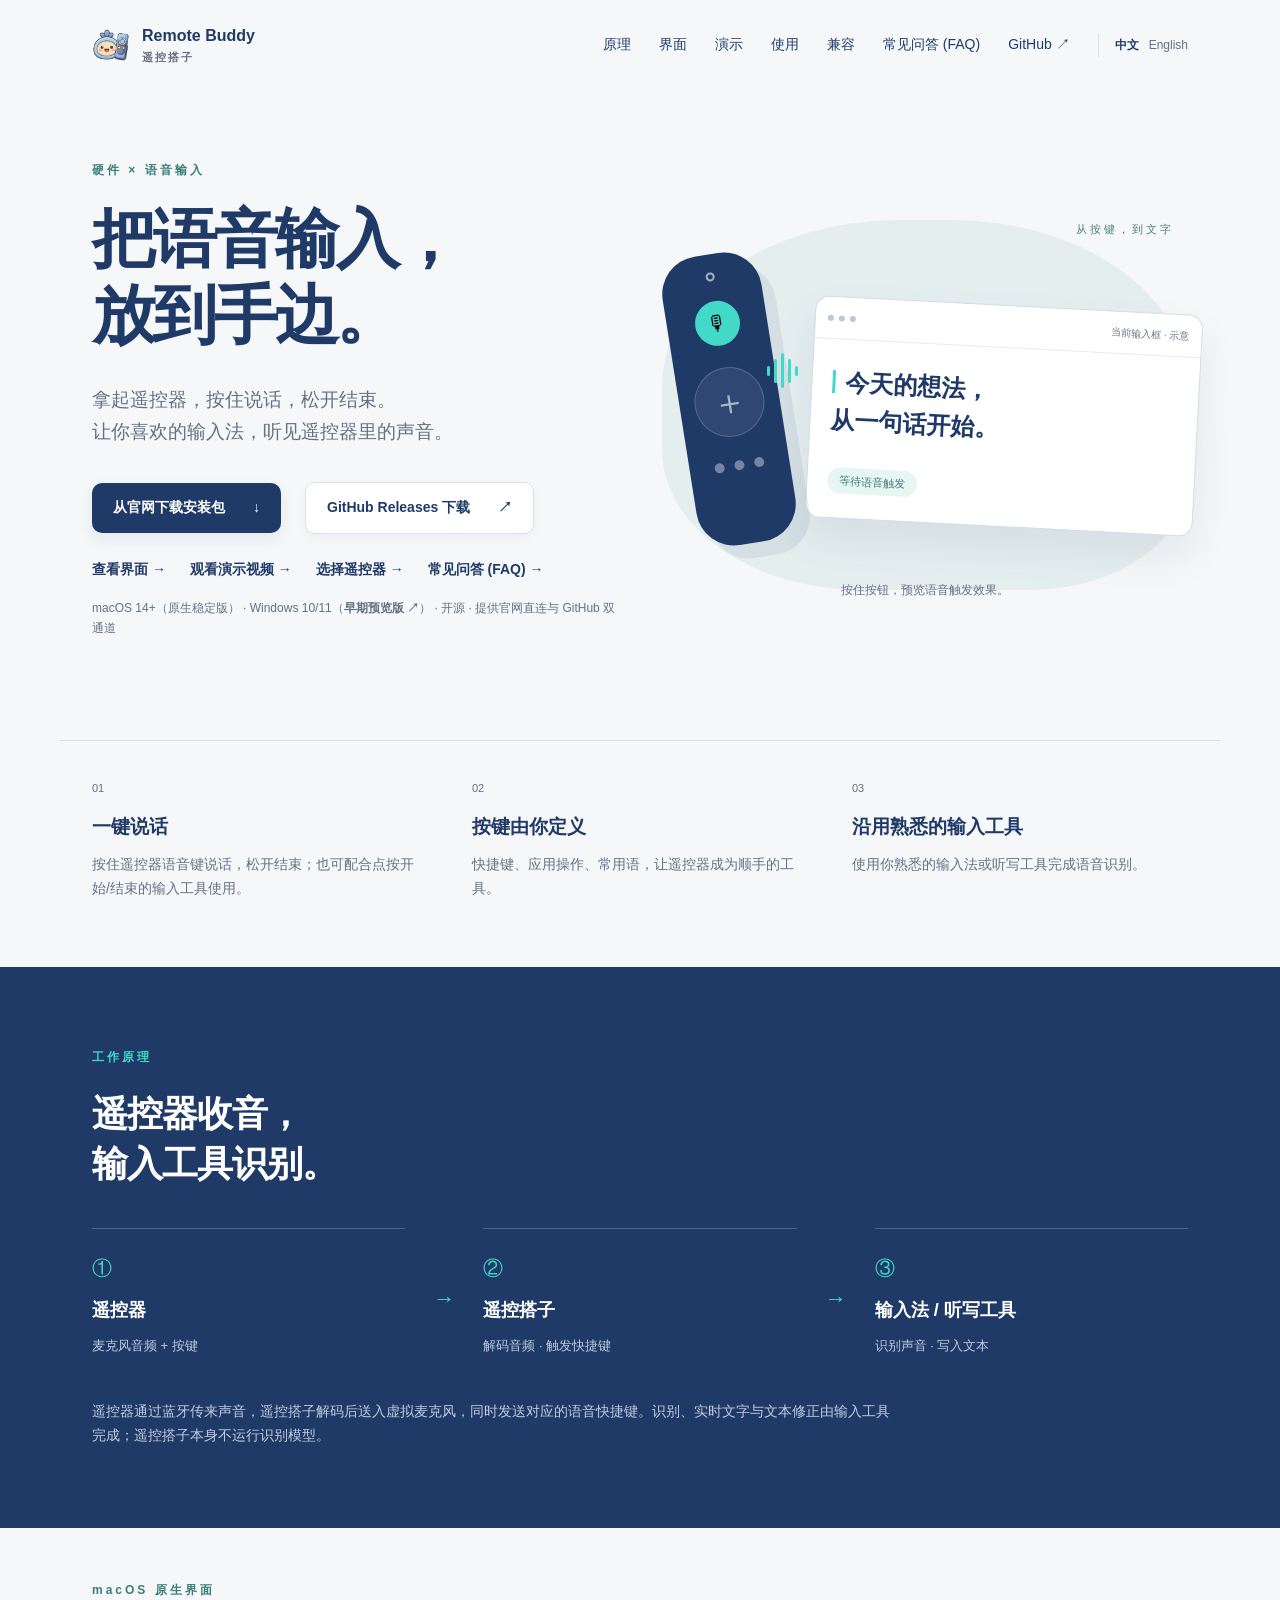
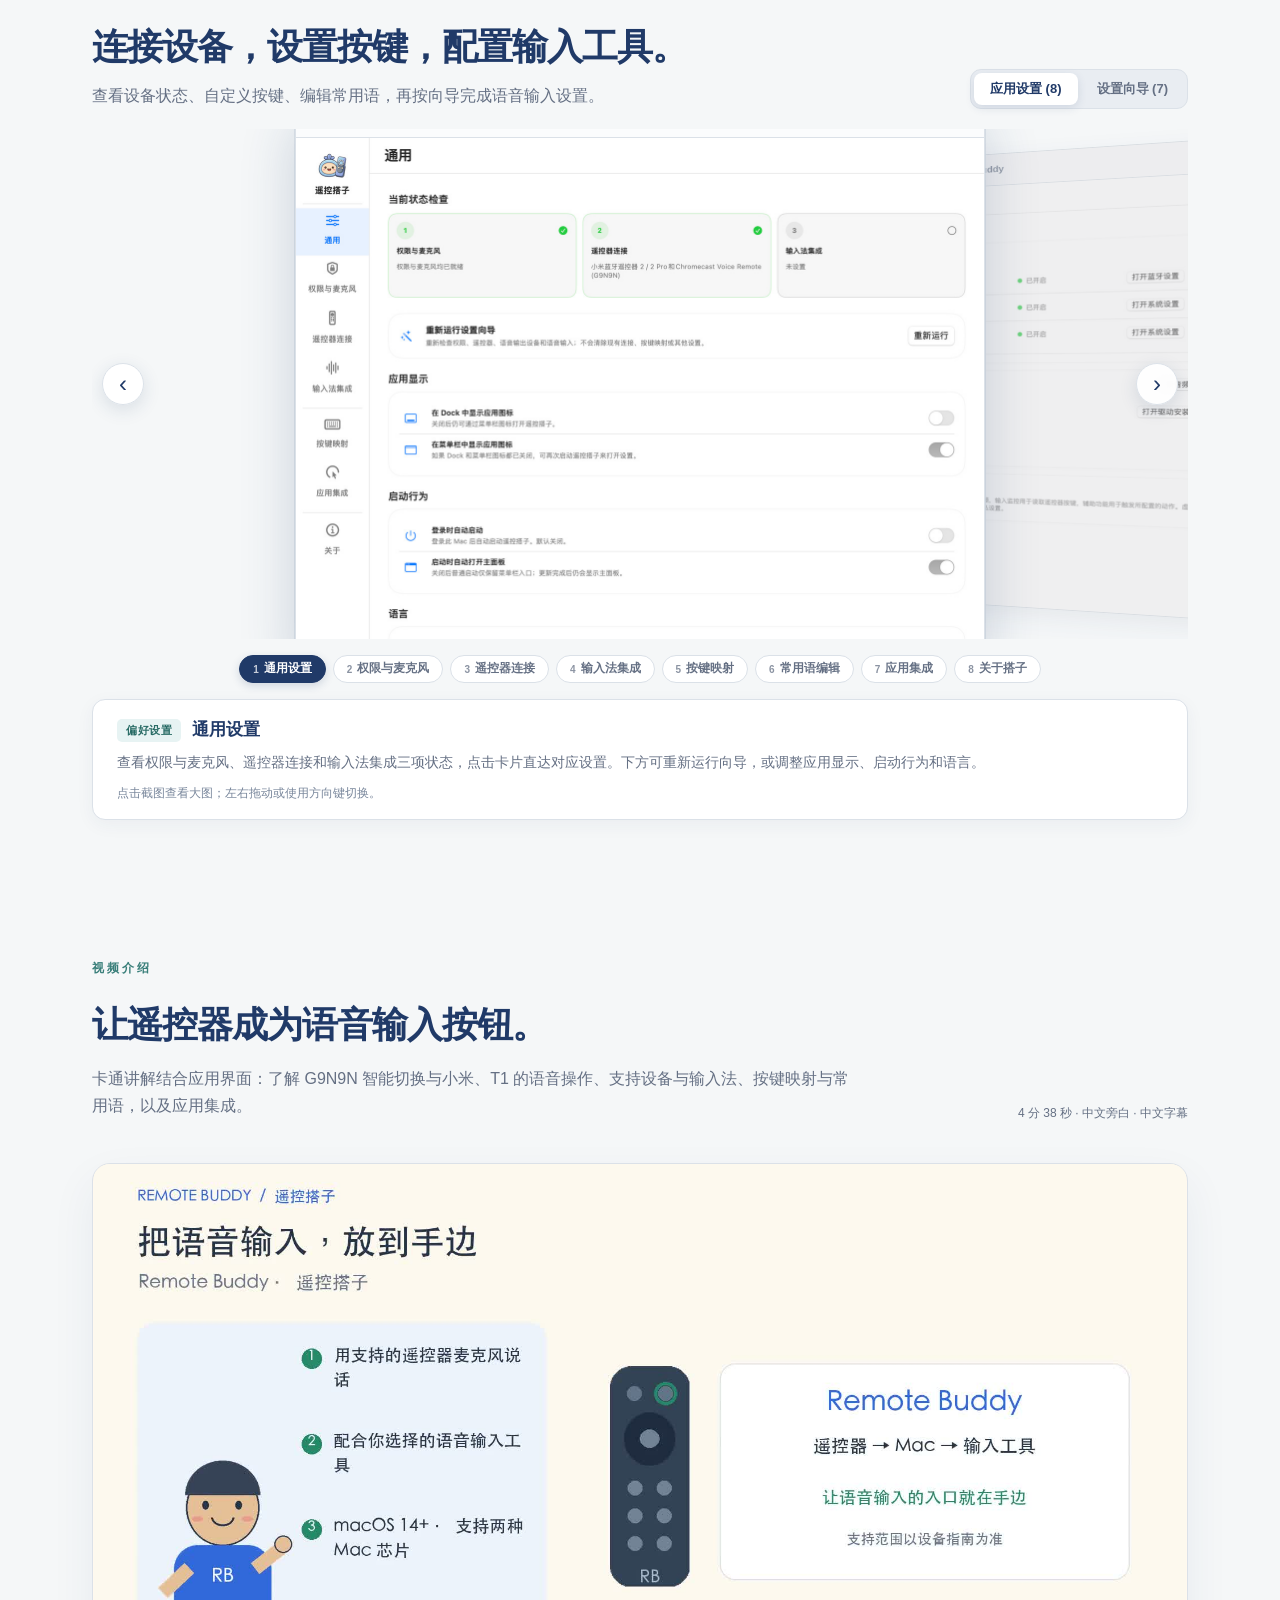
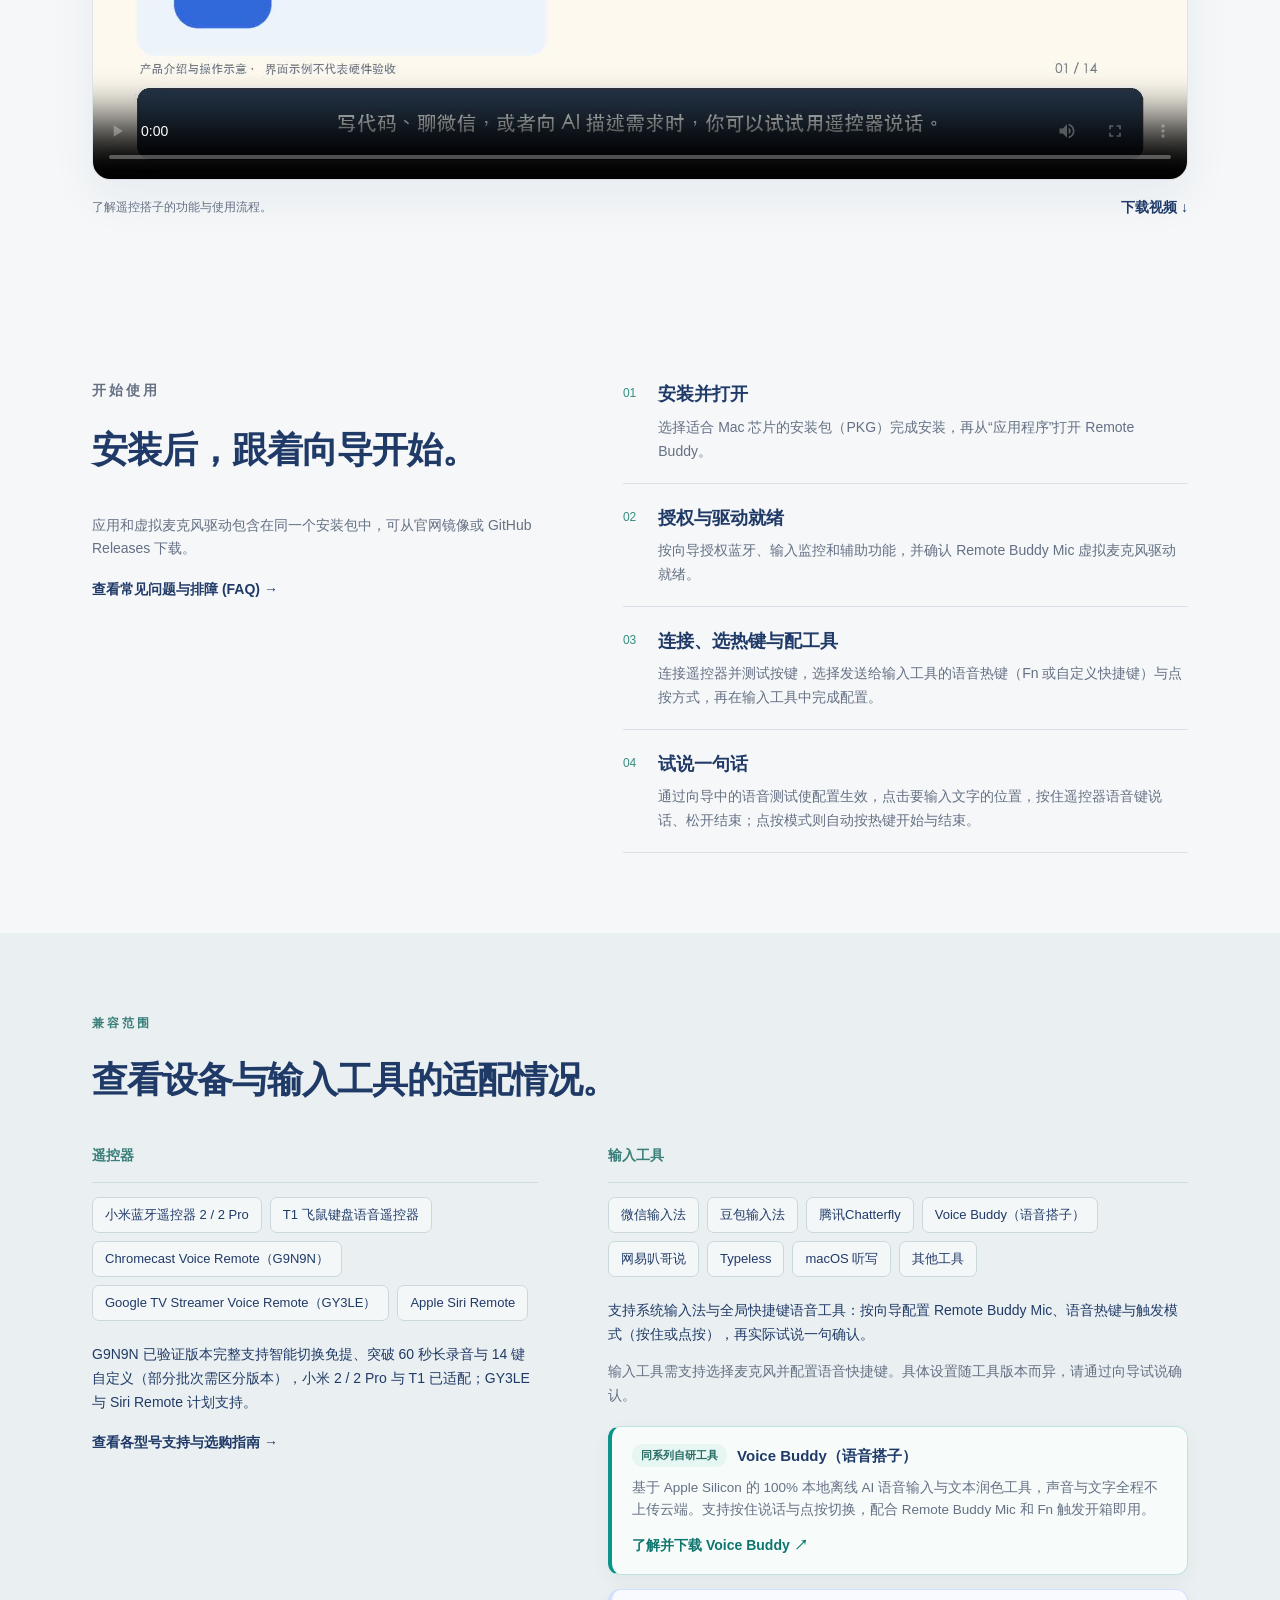
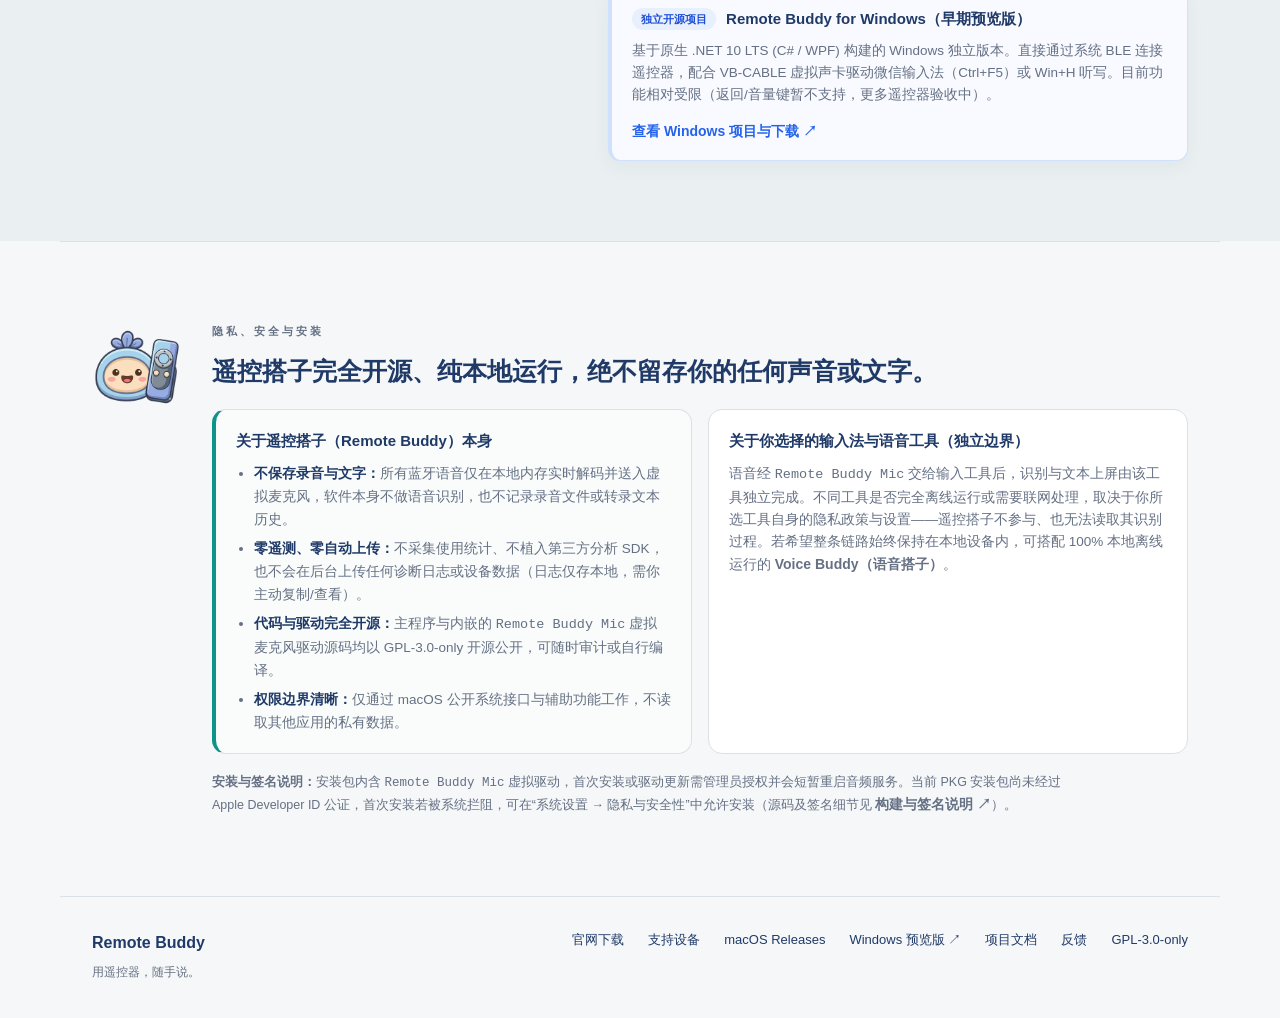
<file: pages/index.html>
<!doctype html>
<html lang="zh-CN">
<head>
  <meta charset="utf-8">
  <meta name="viewport" content="width=device-width, initial-scale=1">
  <meta name="description" content="Remote Buddy 遥控搭子：把蓝牙语音遥控器连接到 Mac 上的语音输入法和听写工具。按住说话，松开结束。">
  <meta name="theme-color" content="#203a68">
  <link rel="canonical" href="https://remote.zfdang.com/">
  <link rel="alternate" hreflang="zh-CN" href="https://remote.zfdang.com/">
  <link rel="alternate" hreflang="en" href="https://remote.zfdang.com/index.en.html">
  <link rel="alternate" hreflang="x-default" href="https://remote.zfdang.com/">
  <link rel="icon" href="assets/app-icon.png">
  <link rel="stylesheet" href="style.css?v=261115c">
  <title>Remote Buddy · 遥控搭子</title>
</head>
<body>
<header class="nav wrap">
  <a class="brand" href="#"><img src="assets/app-icon.png" alt="" width="38" height="38"><span>Remote Buddy<small>遥控搭子</small></span></a>
  <nav aria-label="主导航"><a href="#how">原理</a><a href="#interface">界面</a><a href="#demo">演示</a><a href="#start">使用</a><a href="#compatibility">兼容</a><a href="faq.html">常见问答 (FAQ)</a><a href="https://github.com/zfdang/remote-buddy">GitHub ↗</a><span class="language-switch" aria-label="语言"><b aria-current="page">中文</b><a href="index.en.html" lang="en">English</a></span></nav>
</header>
<main>
<section class="hero wrap">
  <div class="hero-copy"><p class="eyebrow">硬件 × 语音输入</p><h1>把语音输入，<br>放到手边。</h1><p class="lead">拿起遥控器，按住说话，松开结束。<br>让你喜欢的输入法，听见遥控器里的声音。</p><div class="actions"><a class="button primary" href="downloads/index.html">从官网下载安装包 <span>↓</span></a><a class="button secondary" href="https://github.com/zfdang/remote-buddy/releases/latest">GitHub Releases 下载 <span>↗</span></a><a class="text-link" href="#interface">查看界面 →</a><a class="text-link" href="#demo">观看演示视频 →</a><a class="text-link" href="device.html">选择遥控器 →</a><a class="text-link" href="faq.html">常见问答 (FAQ) →</a></div><p class="small">macOS 14+（原生稳定版） · Windows 10/11（<a class="text-link" href="https://github.com/zfdang/remote-buddy-windows" style="font-size:12px">早期预览版 ↗</a>） · 开源 · 提供官网直连与 GitHub 双通道</p></div>
  <div class="hero-art" aria-label="遥控器将声音传递给电脑的示意图">
    <span class="art-label">从按键，到文字</span>
    <div class="remote"><i class="power"></i><button id="talk" aria-label="按住按钮，预览语音触发效果" aria-describedby="demo-note">🎙</button><div class="dpad"><span>＋</span></div><div class="remote-small"><i></i><i></i><i></i></div></div>
    <div class="signal"><i></i><i></i><i></i><i></i><i></i></div>
    <div class="editor"><div class="editor-top"><i></i><i></i><i></i><span>当前输入框 · 示意</span></div><div class="editor-body"><span class="cursor"></span><p id="demo-text">今天的想法，<br>从一句话开始。</p><div class="editor-status" id="demo-status">等待语音触发</div></div></div>
    <p class="demo-note" id="demo-note">按住按钮，预览语音触发效果。</p>
  </div>
</section>
<section class="features wrap" aria-label="主要功能"><div><span>01</span><h2>一键说话</h2><p>按住遥控器语音键说话，松开结束；也可配合点按开始/结束的输入工具使用。</p></div><div><span>02</span><h2>按键由你定义</h2><p>快捷键、应用操作、常用语，让遥控器成为顺手的工具。</p></div><div><span>03</span><h2>沿用熟悉的输入工具</h2><p>使用你熟悉的输入法或听写工具完成语音识别。</p></div></section>
<section class="how section" id="how"><div class="wrap"><p class="eyebrow">工作原理</p><h2 class="section-title">遥控器收音，<br>输入工具识别。</h2><div class="flow"><div><span>①</span><h3>遥控器</h3><p>麦克风音频 + 按键</p></div><b aria-hidden="true">→</b><div class="flow-buddy"><span>②</span><h3>遥控搭子</h3><p>解码音频 · 触发快捷键</p></div><b aria-hidden="true">→</b><div><span>③</span><h3>输入法 / 听写工具</h3><p>识别声音 · 写入文本</p></div></div><p class="explanation">遥控器通过蓝牙传来声音，遥控搭子解码后送入虚拟麦克风，同时发送对应的语音快捷键。识别、实时文字与文本修正由输入工具完成；遥控搭子本身不运行识别模型。</p></div></section>
<section class="section wrap interface-section" id="interface" aria-labelledby="interface-title">
  <div class="interface-heading">
    <div><p class="eyebrow">macOS 原生界面</p><h2 class="section-title" id="interface-title">连接设备，设置按键，配置输入工具。</h2><p class="lead-sub">查看设备状态、自定义按键、编辑常用语，再按向导完成语音输入设置。</p></div>
    <div class="gallery-category-switch" role="tablist" aria-label="界面展示分类">
      <button class="category-btn is-active" type="button" role="tab" aria-selected="true" data-track="settings">应用设置 (8)</button>
      <button class="category-btn" type="button" role="tab" aria-selected="false" data-track="wizard">设置向导 (7)</button>
    </div>
  </div>
  <div class="cathedral-gallery">
    <div class="gallery-stage-container" role="region" aria-label="3D 界面画廊">
      <button class="stage-nav stage-prev" type="button" aria-label="上一张界面截图">‹</button>
      <div class="gallery-stage" id="gallery-stage" tabindex="0" role="region" aria-label="界面展示舞台">
        <div class="stage-slide slide-active" role="group" aria-label="通用设置 (1/8)">
          <div class="window-top" aria-hidden="true">
            <div class="window-dots"><i></i><i></i><i></i></div>
            <span class="window-title">通用设置 · Remote Buddy</span>
          </div>
          <img src="assets/screenshots/general-zh.jpg?v=261117screens" alt="Remote Buddy 通用设置界面：三项状态概览、向导入口与分组偏好" width="1020" height="772" loading="eager">
        </div>
      </div>
      <button class="stage-nav stage-next" type="button" aria-label="下一张界面截图">›</button>
    </div>
    <div class="gallery-indicators" id="gallery-indicators" role="tablist" aria-label="截图快速选择"></div>
    <div class="gallery-caption-card" aria-live="polite">
      <div class="caption-header">
        <span class="caption-badge" id="caption-badge">偏好设置</span>
        <h3 class="caption-title" id="caption-title">通用设置</h3>
      </div>
      <p class="caption-desc" id="caption-desc">查看权限与麦克风、遥控器连接和输入法集成三项状态，点击卡片直达对应设置。下方可重新运行向导，或调整应用显示、启动行为和语言。</p>
      <div class="caption-hint">
        <span>点击截图查看大图；左右拖动或使用方向键切换。</span>
      </div>
    </div>
  </div>
  <dialog id="gallery-lightbox" class="gallery-lightbox" closedby="any" aria-label="高清截图查看">
    <div class="lightbox-content">
      <div class="lightbox-top">
        <span class="lightbox-title" id="lightbox-title">界面预览</span>
        <button class="lightbox-close" type="button" aria-label="关闭">✕</button>
      </div>
      <img id="lightbox-img" src="assets/screenshots/general-zh.jpg?v=261117screens" alt="界面大图预览" width="1020" height="772">
    </div>
  </dialog>
</section>
<section class="section wrap demo-section" id="demo" aria-labelledby="demo-title">
  <div class="demo-heading"><div><p class="eyebrow">视频介绍</p><h2 class="section-title" id="demo-title">让遥控器成为语音输入按钮。</h2><p>卡通讲解结合应用界面：了解 G9N9N 智能切换与小米、T1 的语音操作、支持设备与输入法、按键映射与常用语，以及应用集成。</p></div><p class="demo-language">4 分 38 秒 · 中文旁白 · 中文字幕</p></div>
  <video class="demo-video" controls playsinline preload="metadata" poster="assets/video/demo-poster.jpg?v=261121demo" width="1920" height="1080" aria-label="遥控搭子功能与使用演示，时长 4 分 38 秒，中文旁白与字幕">
    <source src="assets/video/Remote_Buddy_Demo_Natural_zh-CN.mp4?v=261121demo" type="video/mp4">
    <track kind="captions" src="assets/video/demo.zh-CN.vtt?v=261121demo" srclang="zh-CN" label="简体中文">
    <p>你的浏览器暂不支持播放此视频。 <a href="assets/video/Remote_Buddy_Demo_Natural_zh-CN.mp4?v=261121demo">下载 MP4 视频</a></p>
  </video>
  <div class="demo-links"><span>了解遥控搭子的功能与使用流程。</span><a class="text-link" href="assets/video/Remote_Buddy_Demo_Natural_zh-CN.mp4?v=261121demo" download>下载视频 ↓</a></div>
</section>
<section class="section wrap start" id="start"><div><p class="eyebrow">开始使用</p><h2 class="section-title">安装后，跟着向导开始。</h2><p>应用和虚拟麦克风驱动包含在同一个安装包中，可从<a href="downloads/index.html">官网镜像</a>或 <a href="https://github.com/zfdang/remote-buddy/releases/latest">GitHub Releases</a> 下载。</p><a class="text-link" href="faq.html">查看常见问题与排障 (FAQ) →</a></div><ol class="steps"><li><span>01</span><div><h3>安装并打开</h3><p>选择适合 Mac 芯片的安装包（PKG）完成安装，再从“应用程序”打开 Remote Buddy。</p></div></li><li><span>02</span><div><h3>授权与驱动就绪</h3><p>按向导授权蓝牙、输入监控和辅助功能，并确认 Remote Buddy Mic 虚拟麦克风驱动就绪。</p></div></li><li><span>03</span><div><h3>连接、选热键与配工具</h3><p>连接遥控器并测试按键，选择发送给输入工具的语音热键（Fn 或自定义快捷键）与点按方式，再在输入工具中完成配置。</p></div></li><li><span>04</span><div><h3>试说一句话</h3><p>通过向导中的语音测试使配置生效，点击要输入文字的位置，按住遥控器语音键说话、松开结束；点按模式则自动按热键开始与结束。</p></div></li></ol></section>
<section class="section compatibility" id="compatibility"><div class="wrap"><p class="eyebrow">兼容范围</p><h2 class="section-title">查看设备与输入工具的适配情况。</h2><div class="compat-grid"><article><h3>遥控器</h3><div class="tools hardware"><span>小米蓝牙遥控器 2 / 2 Pro</span><span>T1 飞鼠键盘语音遥控器</span><span>Chromecast Voice Remote（G9N9N）</span><span>Google TV Streamer Voice Remote（GY3LE）</span><span>Apple Siri Remote</span></div><p>G9N9N 已验证版本完整支持智能切换免提、突破 60 秒长录音与 14 键自定义（部分批次需区分版本），小米 2 / 2 Pro 与 T1 已适配；GY3LE 与 Siri Remote 计划支持。</p><a class="text-link" href="device.html">查看各型号支持与选购指南 →</a></article><article><h3>输入工具</h3><div class="tools"><span><a href="https://z.weixin.qq.com/">微信输入法</a></span><span><a href="https://shurufa.doubao.com/">豆包输入法</a></span><span><a href="https://chatterfly.tencent.com/">腾讯Chatterfly</a></span><span><a href="https://myvoicebuddy.com/">Voice Buddy（语音搭子）</a></span><span><a href="https://bug.youdao.com/">网易叭哥说</a></span><span>Typeless</span><span>macOS 听写</span><span>其他工具</span></div><p>支持系统输入法与全局快捷键语音工具：按向导配置 Remote Buddy Mic、语音热键与触发模式（按住或点按），再实际试说一句确认。</p><p class="muted">输入工具需支持选择麦克风并配置语音快捷键。具体设置随工具版本而异，请通过向导试说确认。</p><div class="companion-box"><div class="companion-head"><span class="companion-badge">同系列自研工具</span><strong class="companion-name">Voice Buddy（语音搭子）</strong></div><p>基于 Apple Silicon 的 100% 本地离线 AI 语音输入与文本润色工具，声音与文字全程不上传云端。支持按住说话与点按切换，配合 Remote Buddy Mic 和 Fn 触发开箱即用。</p><a class="text-link" href="https://myvoicebuddy.com/">了解并下载 Voice Buddy ↗</a></div><div class="companion-box" style="margin-top:14px; border-left-color:#3b82f6; background:#f8faff; border-color:#d0e1fd"><div class="companion-head"><span class="companion-badge" style="background:#e8f0fe; color:#1d4ed8">独立开源项目</span><strong class="companion-name">Remote Buddy for Windows（早期预览版）</strong></div><p>基于原生 .NET 10 LTS (C# / WPF) 构建的 Windows 独立版本。直接通过系统 BLE 连接遥控器，配合 VB-CABLE 虚拟声卡驱动微信输入法（Ctrl+F5）或 Win+H 听写。目前功能相对受限（返回/音量键暂不支持，更多遥控器验收中）。</p><a class="text-link" href="https://github.com/zfdang/remote-buddy-windows" style="color:#2563eb">查看 Windows 项目与下载 ↗</a></div></article></div></div></section>
<section class="section wrap privacy">
  <img src="assets/app-icon.png" alt="遥控搭子图标" width="90" height="90">
  <div class="privacy-body">
    <p class="eyebrow">隐私、安全与安装</p>
    <h2>遥控搭子完全开源、纯本地运行，绝不留存你的任何声音或文字。</h2>
    <div class="privacy-cards">
      <div class="privacy-card is-buddy">
        <h3>关于遥控搭子（Remote Buddy）本身</h3>
        <ul>
          <li><strong>不保存录音与文字：</strong>所有蓝牙语音仅在本地内存实时解码并送入虚拟麦克风，软件本身不做语音识别，也不记录录音文件或转录文本历史。</li>
          <li><strong>零遥测、零自动上传：</strong>不采集使用统计、不植入第三方分析 SDK，也不会在后台上传任何诊断日志或设备数据（日志仅存本地，需你主动复制/查看）。</li>
          <li><strong>代码与驱动完全开源：</strong>主程序与内嵌的 <code>Remote Buddy Mic</code> 虚拟麦克风驱动源码均以 GPL-3.0-only 开源公开，可随时审计或自行编译。</li>
          <li><strong>权限边界清晰：</strong>仅通过 macOS 公开系统接口与辅助功能工作，不读取其他应用的私有数据。</li>
        </ul>
      </div>
      <div class="privacy-card">
        <h3>关于你选择的输入法与语音工具（独立边界）</h3>
        <p>语音经 <code>Remote Buddy Mic</code> 交给输入工具后，识别与文本上屏由该工具独立完成。不同工具是否完全离线运行或需要联网处理，取决于你所选工具自身的隐私政策与设置——遥控搭子不参与、也无法读取其识别过程。若希望整条链路始终保持在本地设备内，可搭配 100% 本地离线运行的 <a class="text-link" href="https://myvoicebuddy.com/">Voice Buddy（语音搭子）</a>。</p>
      </div>
    </div>
    <p class="small"><strong>安装与签名说明：</strong>安装包内含 <code>Remote Buddy Mic</code> 虚拟驱动，首次安装或驱动更新需管理员授权并会短暂重启音频服务。当前 PKG 安装包尚未经过 Apple Developer ID 公证，首次安装若被系统拦阻，可在“系统设置 → 隐私与安全性”中允许安装（源码及签名细节见 <a class="text-link" href="https://github.com/zfdang/remote-buddy/blob/main/docs/build-and-signing.md">构建与签名说明 ↗</a>）。</p>
  </div>
</section>
</main>
<footer class="wrap"><div><strong>Remote Buddy</strong><p>用遥控器，随手说。</p></div><div class="footer-links"><a href="downloads/index.html">官网下载</a><a href="device.html">支持设备</a><a href="https://github.com/zfdang/remote-buddy/releases">macOS Releases</a><a href="https://github.com/zfdang/remote-buddy-windows">Windows 预览版 ↗</a><a href="https://github.com/zfdang/remote-buddy/blob/main/README.md">项目文档</a><a href="https://github.com/zfdang/remote-buddy/issues">反馈</a><a href="https://github.com/zfdang/remote-buddy/blob/main/LICENSE">GPL-3.0-only</a></div></footer>
<script src="demo.js?v=261119screens"></script>
</body>
</html>
</file>
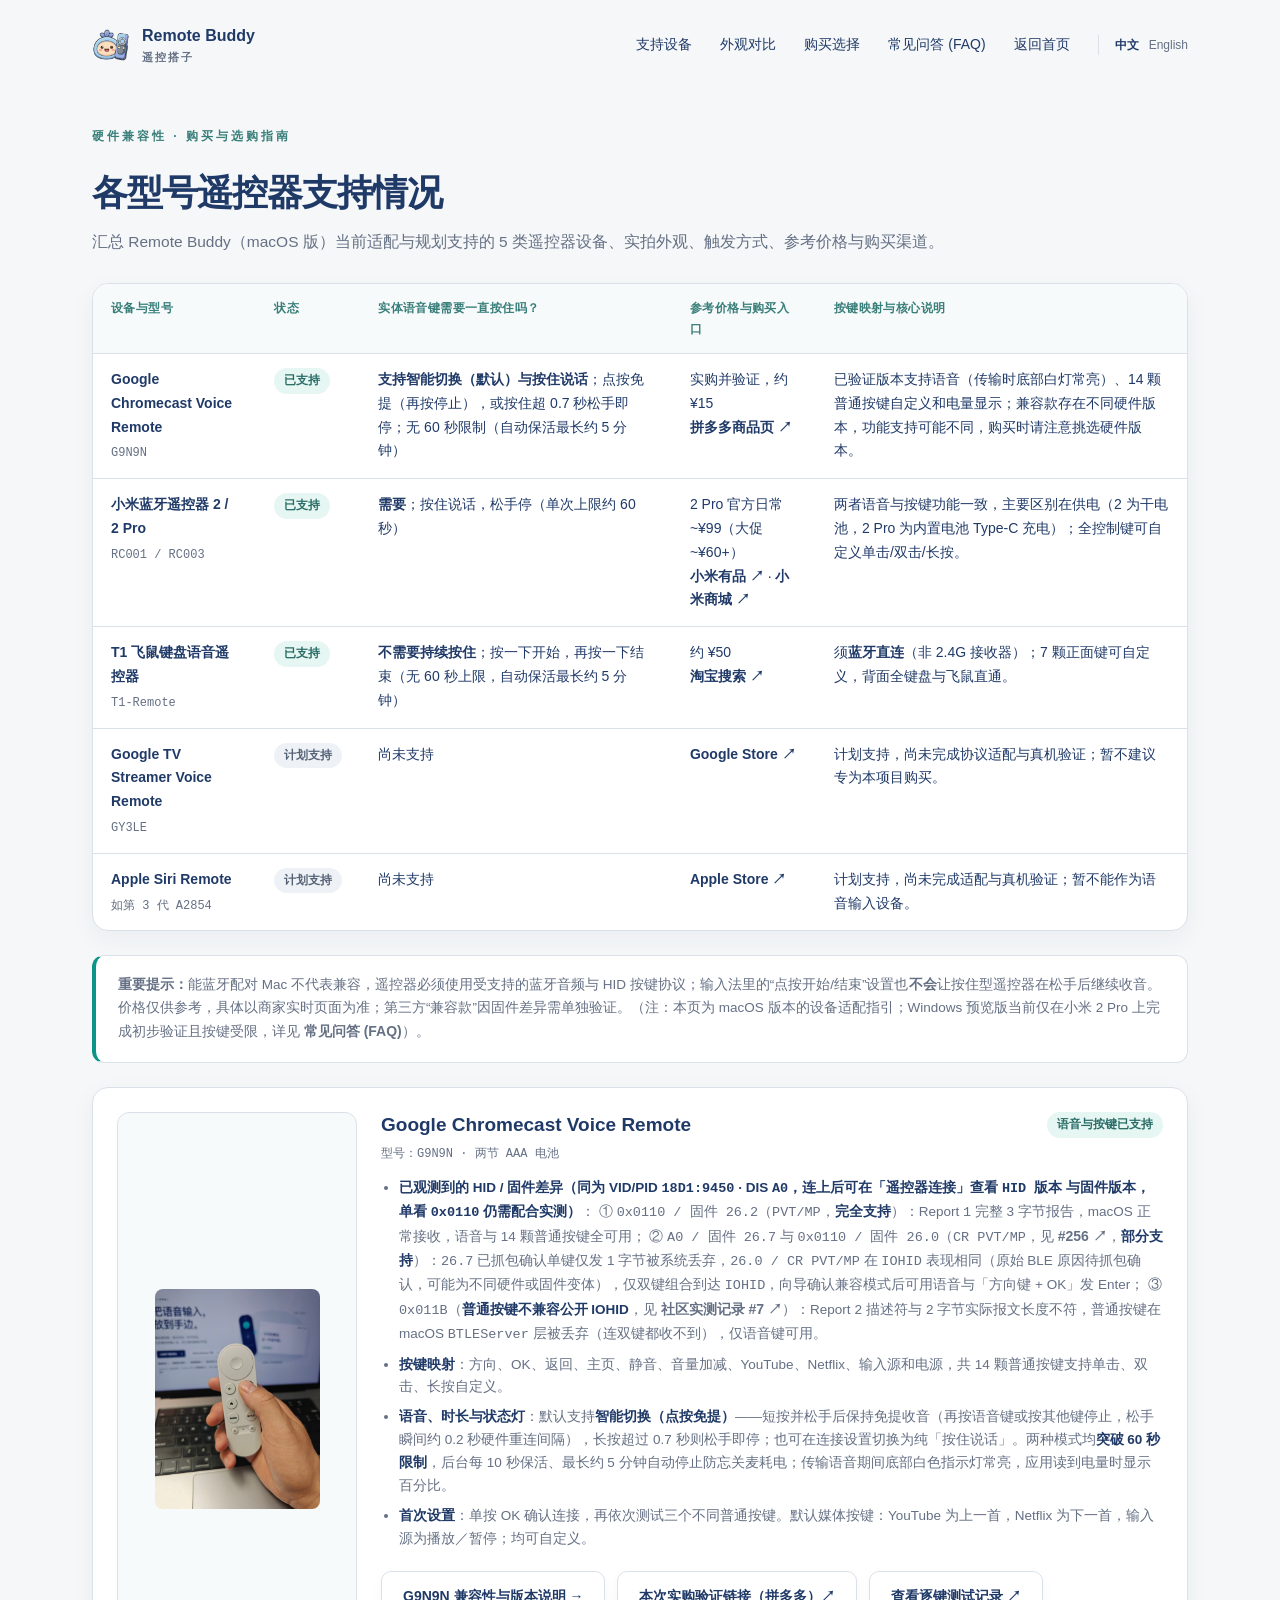
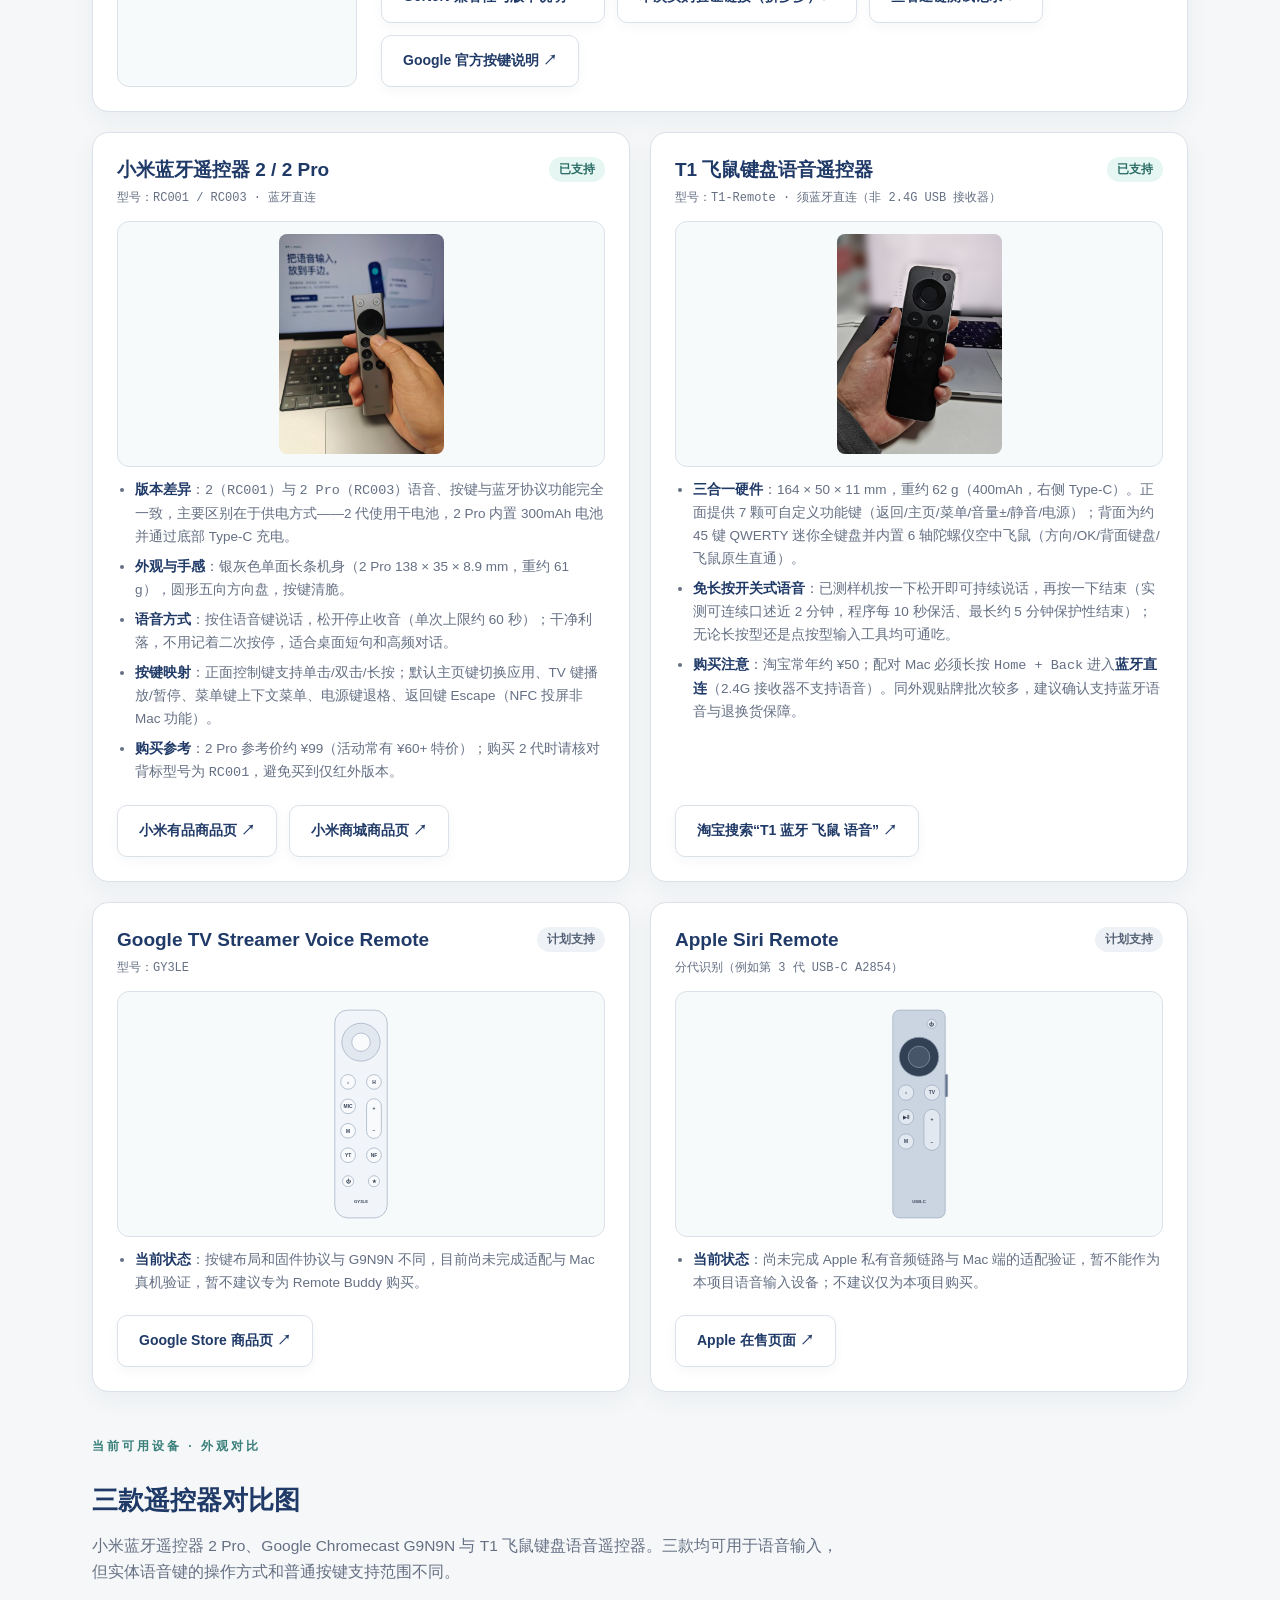
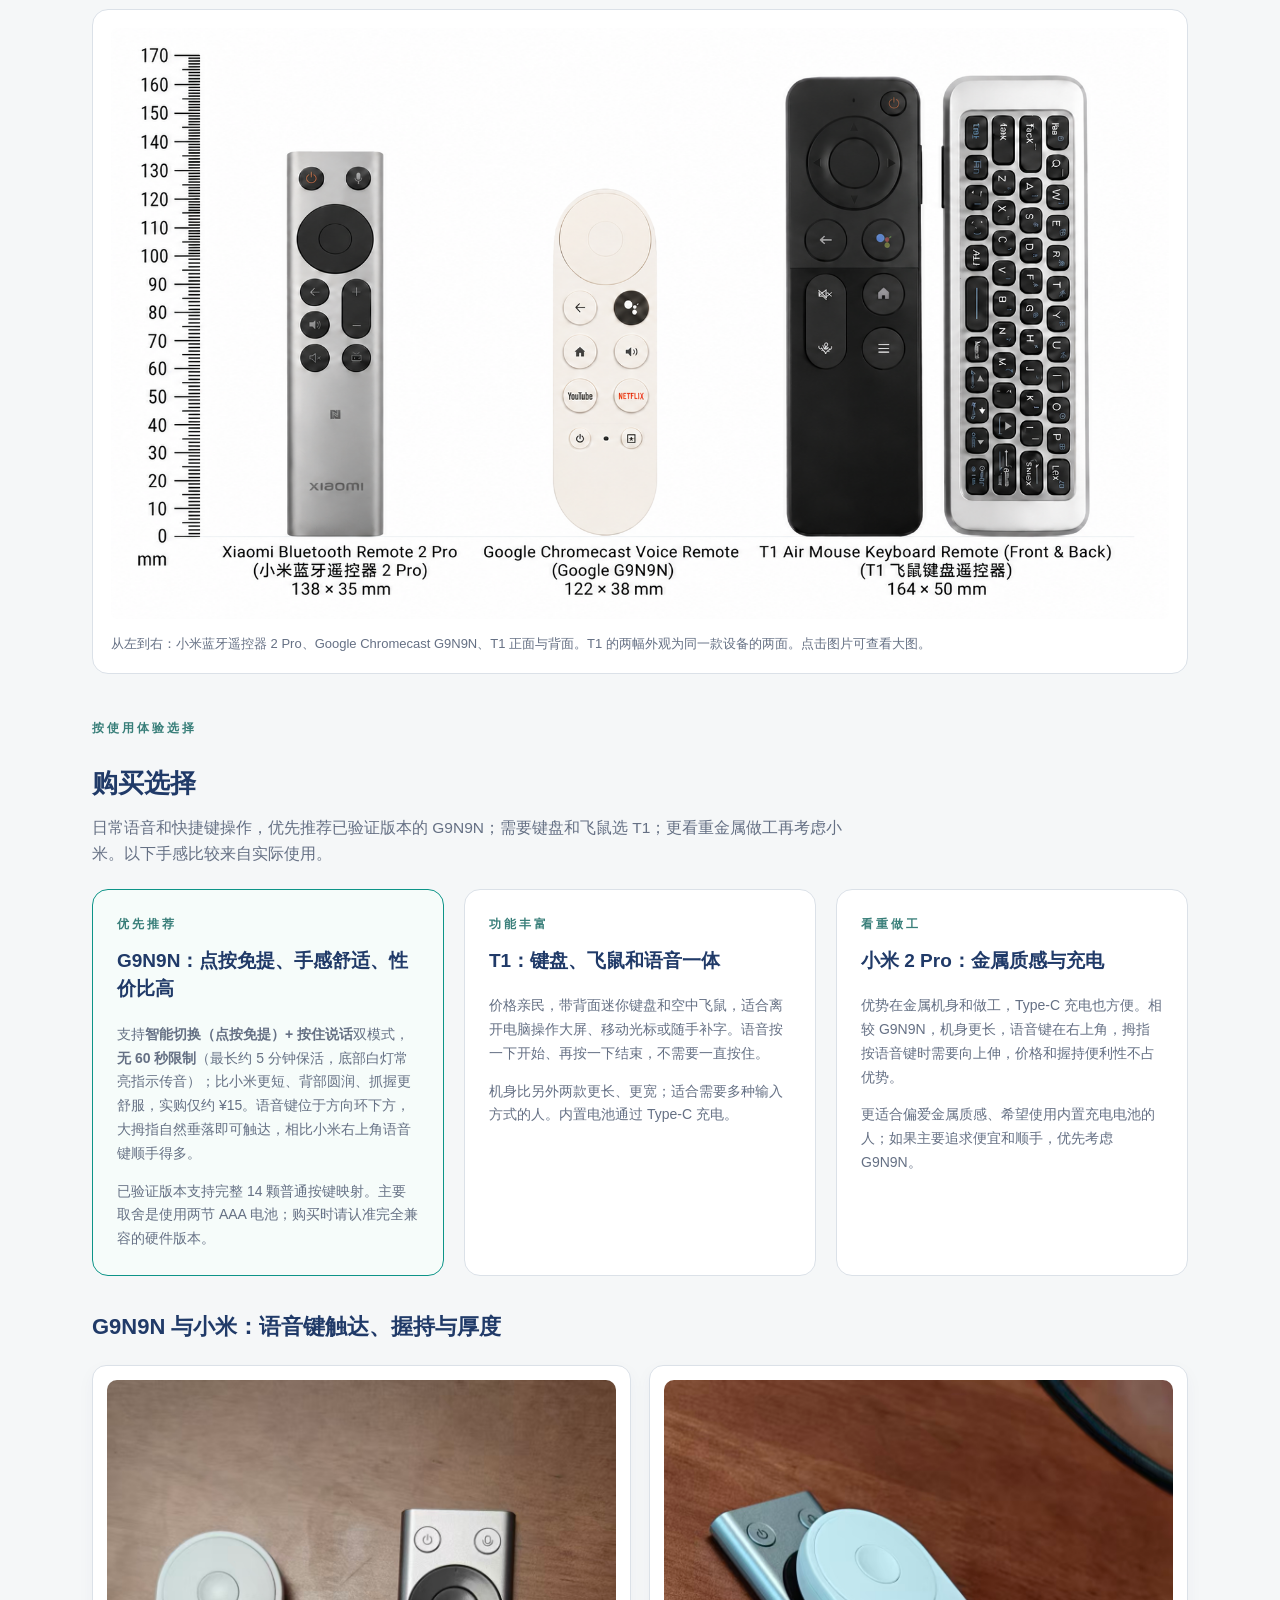
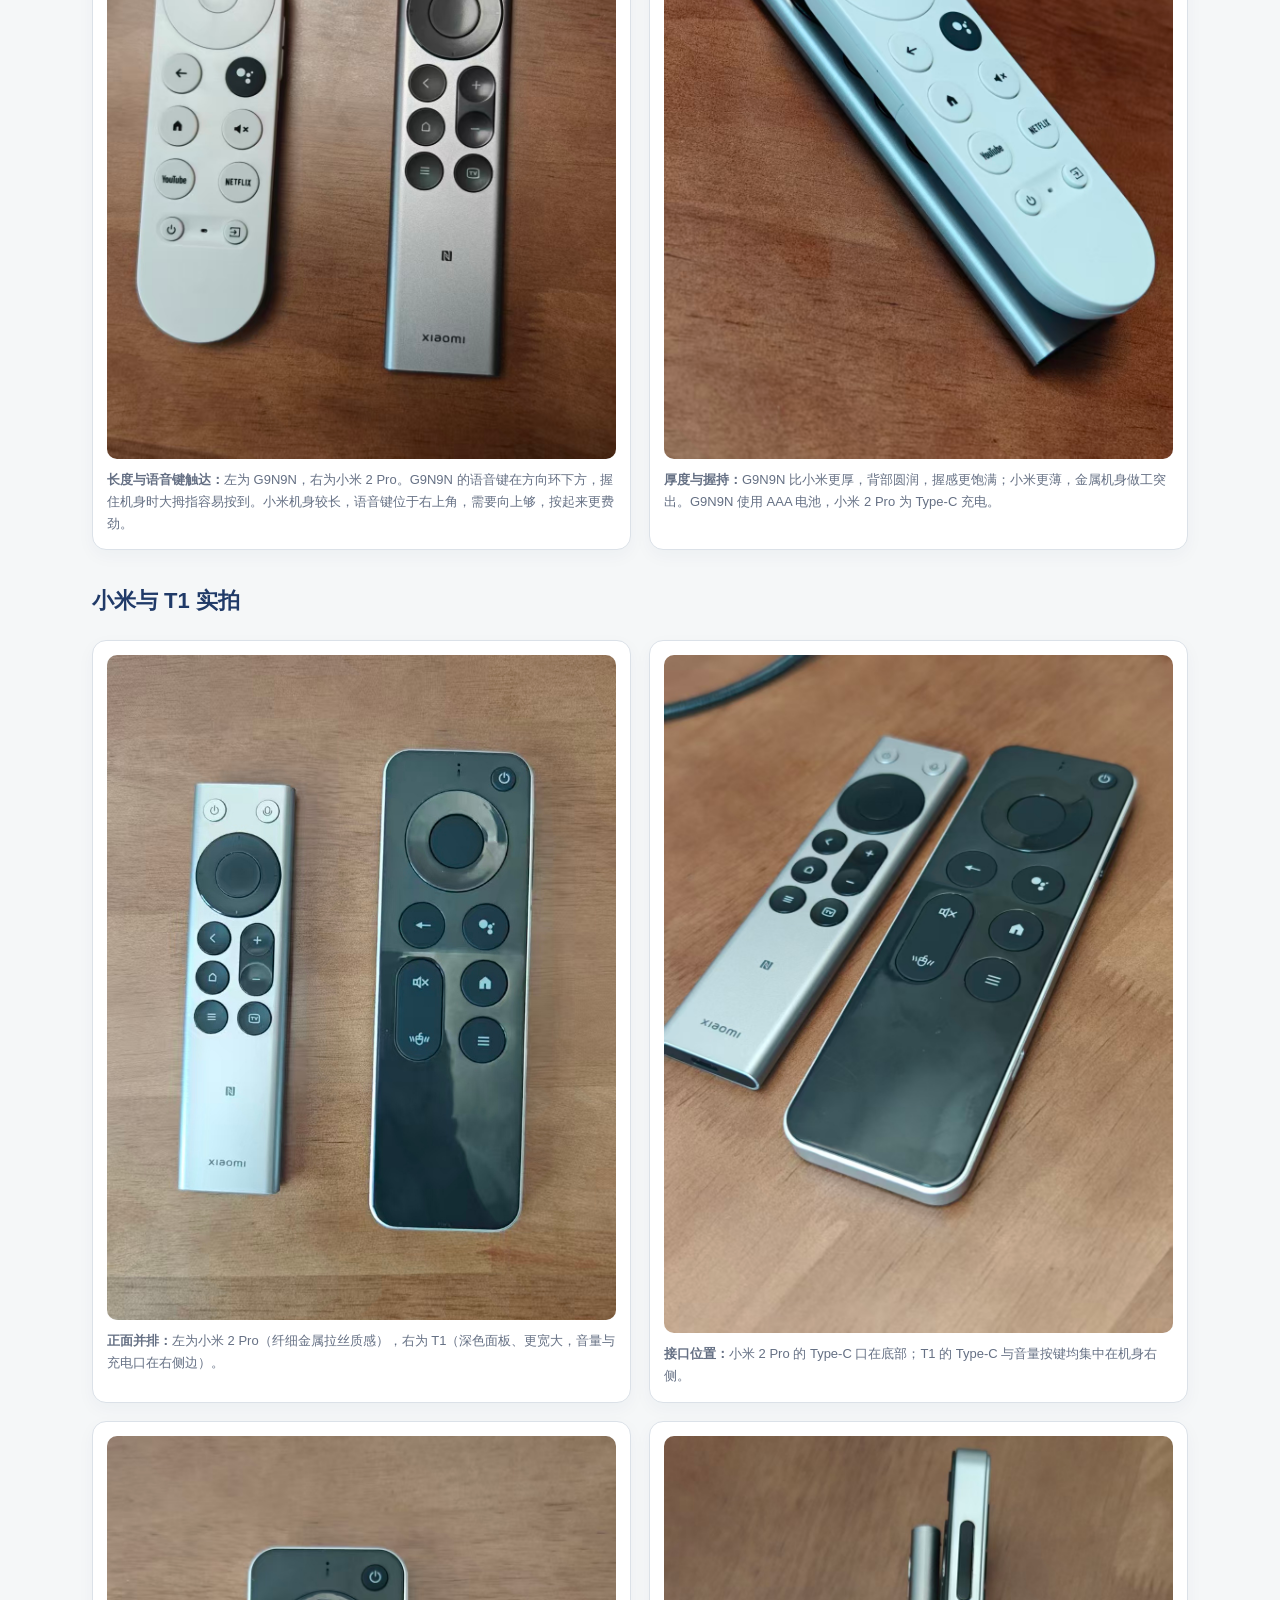
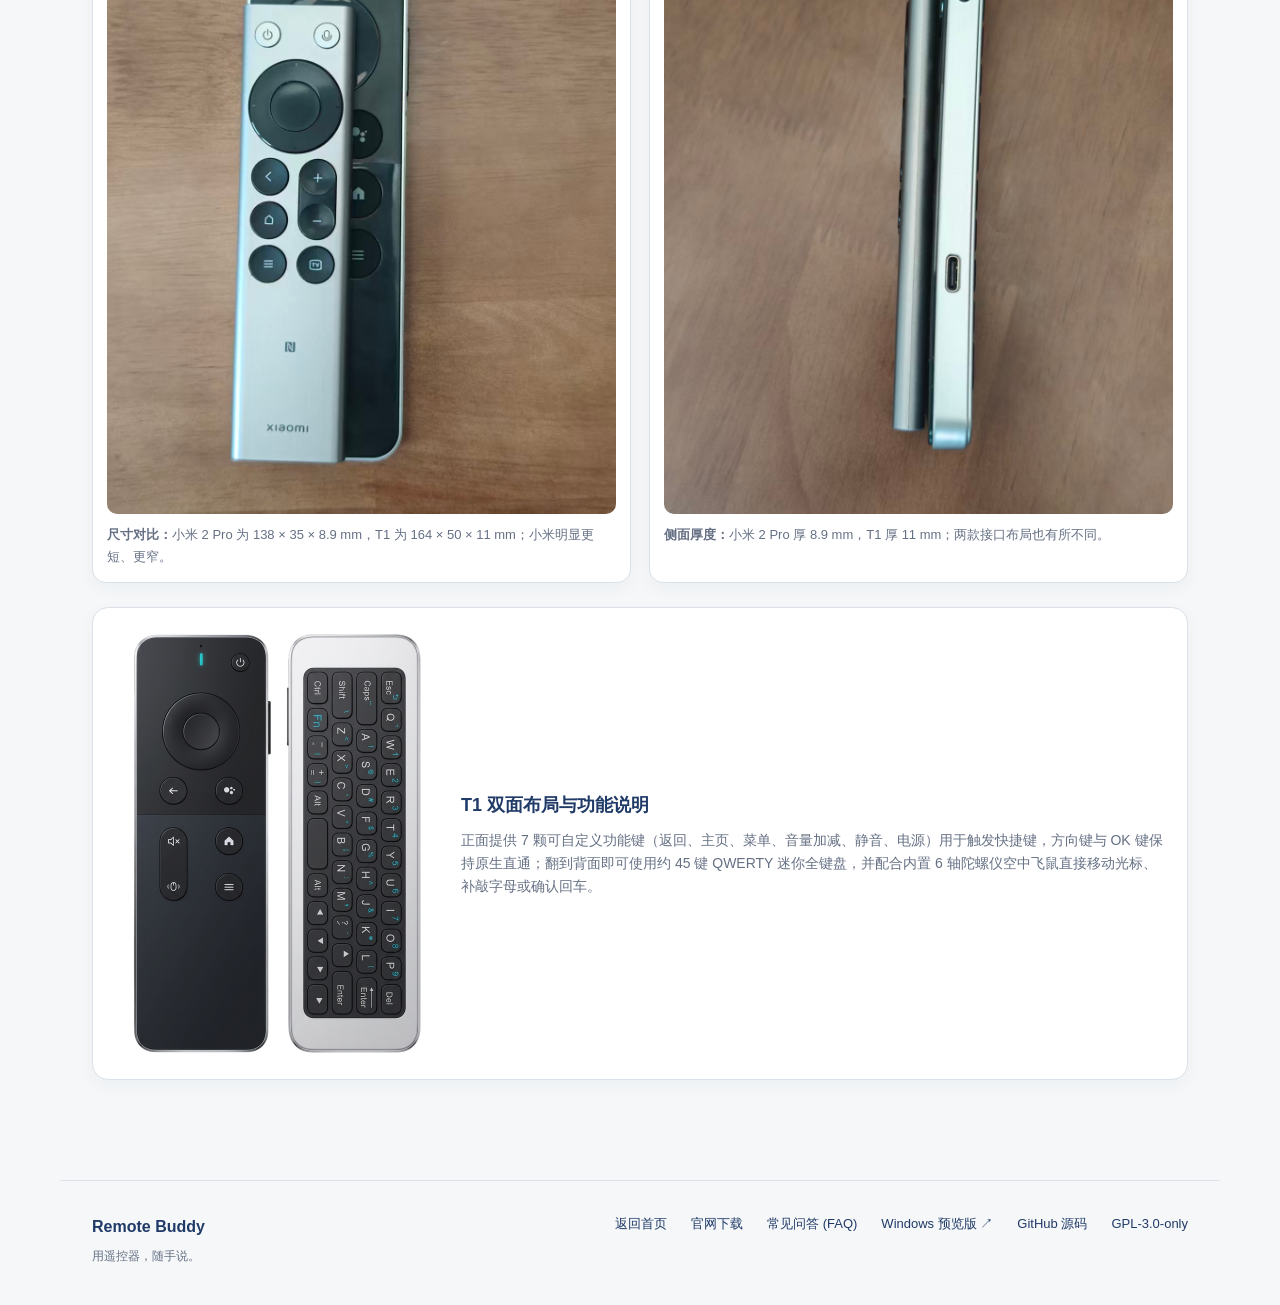
<file: pages/device.html>
<!doctype html>
<html lang="zh-CN">
<head>
  <meta charset="utf-8">
  <meta name="viewport" content="width=device-width,initial-scale=1">
  <title>Remote Buddy 支持的遥控器设备、实拍对比与购买指南 · macOS</title>
  <meta name="description" content="查看 Remote Buddy macOS 版支持的遥控器型号、实拍对比、物理语音键触发方式、按键映射范围、参考价格与购买入口。">
  <meta name="theme-color" content="#203a68">
  <link rel="canonical" href="https://remote.zfdang.com/device.html">
  <link rel="alternate" hreflang="zh-CN" href="https://remote.zfdang.com/device.html">
  <link rel="alternate" hreflang="en" href="https://remote.zfdang.com/device_en.html">
  <link rel="alternate" hreflang="x-default" href="https://remote.zfdang.com/device.html">
  <link rel="icon" href="assets/app-icon.png">
  <link rel="stylesheet" href="style.css?v=261116g9">
</head>
<body>
<header class="nav wrap device-nav">
  <a class="brand" href="index.html"><img src="assets/app-icon.png" alt="" width="38" height="38"><span>Remote Buddy<small>遥控搭子</small></span></a>
  <nav aria-label="页面导航">
    <a href="#supported-devices">支持设备</a>
    <a href="#compare-three-remotes">外观对比</a>
    <a href="#buying-guide">购买选择</a>
    <a href="faq.html">常见问答 (FAQ)</a>
    <a class="nav-home" href="index.html">返回首页</a>
    <span class="language-switch" aria-label="语言"><b aria-current="page">中文</b><a href="device_en.html" lang="en">English</a></span>
  </nav>
</header>

<main class="wrap downloads-wrap">
  <section id="supported-devices" aria-labelledby="supported-devices-title">
  <div class="downloads-head">
    <p class="eyebrow">硬件兼容性 · 购买与选购指南</p>
    <h1 class="section-title" id="supported-devices-title">各型号遥控器支持情况</h1>
    <p class="lead-sub">汇总 Remote Buddy（macOS 版）当前适配与规划支持的 5 类遥控器设备、实拍外观、触发方式、参考价格与购买渠道。</p>
  </div>

  <div class="devices-table-wrap">
    <table class="devices-table">
      <thead>
        <tr>
          <th scope="col">设备与型号</th>
          <th scope="col">状态</th>
          <th scope="col">实体语音键需要一直按住吗？</th>
          <th scope="col">参考价格与购买入口</th>
          <th scope="col">按键映射与核心说明</th>
        </tr>
      </thead>
      <tbody>
        <tr>
          <td><strong>Google Chromecast Voice Remote</strong><br><span class="device-model-code">G9N9N</span></td>
          <td><span class="device-status is-supported">已支持</span></td>
          <td><strong>支持智能切换（默认）与按住说话</strong>；点按免提（再按停止），或按住超 0.7 秒松手即停；无 60 秒限制（自动保活最长约 5 分钟）</td>
          <td>实购并验证，约 ¥15<br><a class="text-link" href="https://mobile.yangkeduo.com/goods.html?ps=wI005ehWCi">拼多多商品页 ↗</a></td>
          <td>已验证版本支持语音（传输时底部白灯常亮）、14 颗普通按键自定义和电量显示；兼容款存在不同硬件版本，功能支持可能不同，购买时请注意挑选硬件版本。</td>
        </tr>
        <tr>
          <td><strong>小米蓝牙遥控器 2 / 2 Pro</strong><br><span class="device-model-code">RC001 / RC003</span></td>
          <td><span class="device-status is-supported">已支持</span></td>
          <td><strong>需要</strong>；按住说话，松手停（单次上限约 60 秒）</td>
          <td>2 Pro 官方日常 ~¥99（大促 ~¥60+）<br><a class="text-link" href="https://www.xiaomiyoupin.com/detail?gid=183179">小米有品 ↗</a> · <a class="text-link" href="https://www.mi.com/shop/buy/detail?product_id=1230804215">小米商城 ↗</a></td>
          <td>两者语音与按键功能一致，主要区别在供电（2 为干电池，2 Pro 为内置电池 Type-C 充电）；全控制键可自定义单击/双击/长按。</td>
        </tr>
        <tr>
          <td><strong>T1 飞鼠键盘语音遥控器</strong><br><span class="device-model-code">T1-Remote</span></td>
          <td><span class="device-status is-supported">已支持</span></td>
          <td><strong>不需要持续按住</strong>；按一下开始，再按一下结束（无 60 秒上限，自动保活最长约 5 分钟）</td>
          <td>约 ¥50<br><a class="text-link" href="https://s.taobao.com/search?q=T1%20%E8%93%9D%E7%89%99%20%E9%A3%9E%E9%BC%A0%20%E8%AF%AD%E9%9F%B3">淘宝搜索 ↗</a></td>
          <td>须<strong>蓝牙直连</strong>（非 2.4G 接收器）；7 颗正面键可自定义，背面全键盘与飞鼠直通。</td>
        </tr>
        <tr>
          <td><strong>Google TV Streamer Voice Remote</strong><br><span class="device-model-code">GY3LE</span></td>
          <td><span class="device-status is-planned">计划支持</span></td>
          <td>尚未支持</td>
          <td><a class="text-link" href="https://store.google.com/product/google_tv_streamer_remote?hl=en-US">Google Store ↗</a></td>
          <td>计划支持，尚未完成协议适配与真机验证；暂不建议专为本项目购买。</td>
        </tr>
        <tr>
          <td><strong>Apple Siri Remote</strong><br><span class="device-model-code">如第 3 代 A2854</span></td>
          <td><span class="device-status is-planned">计划支持</span></td>
          <td>尚未支持</td>
          <td><a class="text-link" href="https://www.apple.com/shop/product/mlfc4am/a/siri-remote">Apple Store ↗</a></td>
          <td>计划支持，尚未完成适配与真机验证；暂不能作为语音输入设备。</td>
        </tr>
      </tbody>
    </table>
  </div>

  <div class="download-note">
    <strong>重要提示：</strong>能蓝牙配对 Mac 不代表兼容，遥控器必须使用受支持的蓝牙音频与 HID 按键协议；输入法里的“点按开始/结束”设置也<strong>不会</strong>让按住型遥控器在松手后继续收音。价格仅供参考，具体以商家实时页面为准；第三方“兼容款”因固件差异需单独验证。（注：本页为 macOS 版本的设备适配指引；Windows 预览版当前仅在小米 2 Pro 上完成初步验证且按键受限，详见 <a class="text-link" href="faq.html">常见问答 (FAQ)</a>）。
  </div>

  <div class="devices-grid">
    <article class="device-card is-wide">
      <div class="device-media">
        <img src="assets/devices/g9n9j-in-hand.jpg" alt="项目实拍：单手握持 G9N9N 遥控器" width="1080" height="1440" loading="lazy">
      </div>
      <div class="device-card-body">
        <div class="device-card-head">
          <div>
            <h2>Google Chromecast Voice Remote</h2>
            <span class="device-model-code">型号：G9N9N · 两节 AAA 电池</span>
          </div>
          <span class="device-status is-supported">语音与按键已支持</span>
        </div>
        <ul class="device-specs">
          <li><strong>已观测到的 HID / 固件差异（同为 VID/PID <code>18D1:9450</code> · DIS <code>A0</code>，连上后可在「遥控器连接」查看 <code>HID 版本</code> 与固件版本，单看 <code>0x0110</code> 仍需配合实测）</strong>：
            ① <code>0x0110 / 固件 26.2</code>（<code>PVT/MP</code>，<strong>完全支持</strong>）：Report <code>1</code> 完整 3 字节报告，macOS 正常接收，语音与 14 颗普通按键全可用；
            ② <code>A0 / 固件 26.7</code> 与 <code>0x0110 / 固件 26.0</code>（<code>CR PVT/MP</code>，见 <a class="text-link" href="https://github.com/zfdang/remote-buddy/issues/256">#256 ↗</a>，<strong>部分支持</strong>）：<code>26.7</code> 已抓包确认单键仅发 1 字节被系统丢弃，<code>26.0 / CR PVT/MP</code> 在 <code>IOHID</code> 表现相同（原始 BLE 原因待抓包确认，可能为不同硬件或固件变体），仅双键组合到达 <code>IOHID</code>，向导确认兼容模式后可用语音与「方向键 + OK」发 Enter；
            ③ <code>0x011B</code>（<strong>普通按键不兼容公开 IOHID</strong>，见 <a class="text-link" href="https://github.com/brightac/remote-buddy/issues/7">社区实测记录 #7 ↗</a>）：Report <code>2</code> 描述符与 2 字节实际报文长度不符，普通按键在 macOS <code>BTLEServer</code> 层被丢弃（连双键都收不到），仅语音键可用。</li>
          <li><strong>按键映射</strong>：方向、OK、返回、主页、静音、音量加减、YouTube、Netflix、输入源和电源，共 14 颗普通按键支持单击、双击、长按自定义。</li>
          <li><strong>语音、时长与状态灯</strong>：默认支持<strong>智能切换（点按免提）</strong>——短按并松手后保持免提收音（再按语音键或按其他键停止，松手瞬间约 0.2 秒硬件重连间隔），长按超过 0.7 秒则松手即停；也可在连接设置切换为纯「按住说话」。两种模式均<strong>突破 60 秒限制</strong>，后台每 10 秒保活、最长约 5 分钟自动停止防忘关麦耗电；传输语音期间底部白色指示灯常亮，应用读到电量时显示百分比。</li>
          <li><strong>首次设置</strong>：单按 OK 确认连接，再依次测试三个不同普通按键。默认媒体按键：YouTube 为上一首，Netflix 为下一首，输入源为播放／暂停；均可自定义。</li>
        </ul>
        <div class="download-actions">
          <a class="button secondary" href="g9n9n-compatibility.html">G9N9N 兼容性与版本说明 →</a>
          <a class="button secondary" href="https://mobile.yangkeduo.com/goods.html?ps=wI005ehWCi">本次实购验证链接（拼多多）↗</a>
          <a class="button secondary" href="https://github.com/zfdang/remote-buddy/blob/main/docs/g9n9n-hardware-debugging.md">查看逐键测试记录 ↗</a>
          <a class="button secondary" href="https://support.google.com/chromecast/answer/10116742?hl=en">Google 官方按键说明 ↗</a>
        </div>
      </div>
    </article>
    <article class="device-card">
      <div class="device-card-head">
        <div>
          <h2>小米蓝牙遥控器 2 / 2 Pro</h2>
          <span class="device-model-code">型号：RC001 / RC003 · 蓝牙直连</span>
        </div>
        <span class="device-status is-supported">已支持</span>
      </div>
      <div class="device-media">
        <img src="assets/devices/mi-in-hand.jpg" alt="项目实拍：单手握持小米蓝牙遥控器 2 Pro（RC003）" width="1080" height="1440" loading="lazy">
      </div>
      <ul class="device-specs">
        <li><strong>版本差异</strong>：<code>2</code>（<code>RC001</code>）与 <code>2 Pro</code>（<code>RC003</code>）语音、按键与蓝牙协议功能完全一致，主要区别在于供电方式——2 代使用干电池，2 Pro 内置 300mAh 电池并通过底部 Type-C 充电。</li>
        <li><strong>外观与手感</strong>：银灰色单面长条机身（2 Pro 138 × 35 × 8.9 mm，重约 61 g），圆形五向方向盘，按键清脆。</li>
        <li><strong>语音方式</strong>：按住语音键说话，松开停止收音（单次上限约 60 秒）；干净利落，不用记着二次按停，适合桌面短句和高频对话。</li>
        <li><strong>按键映射</strong>：正面控制键支持单击/双击/长按；默认主页键切换应用、TV 键播放/暂停、菜单键上下文菜单、电源键退格、返回键 Escape（NFC 投屏非 Mac 功能）。</li>
        <li><strong>购买参考</strong>：2 Pro 参考价约 ¥99（活动常有 ¥60+ 特价）；购买 2 代时请核对背标型号为 <code>RC001</code>，避免买到仅红外版本。</li>
      </ul>
      <div class="download-actions">
        <a class="button secondary" href="https://www.xiaomiyoupin.com/detail?gid=183179">小米有品商品页 ↗</a>
        <a class="button secondary" href="https://www.mi.com/shop/buy/detail?product_id=1230804215">小米商城商品页 ↗</a>
      </div>
    </article>

    <article class="device-card">
      <div class="device-card-head">
        <div>
          <h2>T1 飞鼠键盘语音遥控器</h2>
          <span class="device-model-code">型号：T1-Remote · 须蓝牙直连（非 2.4G USB 接收器）</span>
        </div>
        <span class="device-status is-supported">已支持</span>
      </div>
      <div class="device-media">
        <img src="assets/devices/t1-in-hand.jpg" alt="项目实拍：单手握持 T1 飞鼠键盘语音遥控器" width="1080" height="1440" loading="lazy">
      </div>
      <ul class="device-specs">
        <li><strong>三合一硬件</strong>：164 × 50 × 11 mm，重约 62 g（400mAh，右侧 Type-C）。正面提供 7 颗可自定义功能键（返回/主页/菜单/音量±/静音/电源）；背面为约 45 键 QWERTY 迷你全键盘并内置 6 轴陀螺仪空中飞鼠（方向/OK/背面键盘/飞鼠原生直通）。</li>
        <li><strong>免长按开关式语音</strong>：已测样机按一下松开即可持续说话，再按一下结束（实测可连续口述近 2 分钟，程序每 10 秒保活、最长约 5 分钟保护性结束）；无论长按型还是点按型输入工具均可通吃。</li>
        <li><strong>购买注意</strong>：淘宝常年约 ¥50；配对 Mac 必须长按 <code>Home + Back</code> 进入<strong>蓝牙直连</strong>（2.4G 接收器不支持语音）。同外观贴牌批次较多，建议确认支持蓝牙语音与退换货保障。</li>
      </ul>
      <div class="download-actions">
        <a class="button secondary" href="https://s.taobao.com/search?q=T1%20%E8%93%9D%E7%89%99%20%E9%A3%9E%E9%BC%A0%20%E8%AF%AD%E9%9F%B3">淘宝搜索“T1 蓝牙 飞鼠 语音” ↗</a>
      </div>
    </article>


    <article class="device-card">
      <div class="device-card-head">
        <div>
          <h2>Google TV Streamer Voice Remote</h2>
          <span class="device-model-code">型号：GY3LE</span>
        </div>
        <span class="device-status is-planned">计划支持</span>
      </div>
      <div class="device-media">
        <img src="assets/devices/GoogleStreamerGY3LEIllustration.svg" alt="项目原创示意图：Google TV Streamer GY3LE 遥控器" width="140" height="420" loading="lazy">
      </div>
      <ul class="device-specs">
        <li><strong>当前状态</strong>：按键布局和固件协议与 G9N9N 不同，目前尚未完成适配与 Mac 真机验证，暂不建议专为 Remote Buddy 购买。</li>
      </ul>
      <div class="download-actions">
        <a class="button secondary" href="https://store.google.com/product/google_tv_streamer_remote?hl=en-US">Google Store 商品页 ↗</a>
      </div>
    </article>

    <article class="device-card">
      <div class="device-card-head">
        <div>
          <h2>Apple Siri Remote</h2>
          <span class="device-model-code">分代识别（例如第 3 代 USB-C A2854）</span>
        </div>
        <span class="device-status is-planned">计划支持</span>
      </div>
      <div class="device-media">
        <img src="assets/devices/SiriRemoteA2854Illustration.svg" alt="项目原创示意图：Apple Siri Remote A2854" width="120" height="360" loading="lazy">
      </div>
      <ul class="device-specs">
        <li><strong>当前状态</strong>：尚未完成 Apple 私有音频链路与 Mac 端的适配验证，暂不能作为本项目语音输入设备；不建议仅为本项目购买。</li>
      </ul>
      <div class="download-actions">
        <a class="button secondary" href="https://www.apple.com/shop/product/mlfc4am/a/siri-remote">Apple 在售页面 ↗</a>
      </div>
    </article>
  </div>

  </section>

  <section class="compare-section" id="compare-three-remotes" aria-labelledby="three-remotes-title">
    <p class="eyebrow">当前可用设备 · 外观对比</p>
    <h2 id="three-remotes-title">三款遥控器对比图</h2>
    <p class="lead-sub">小米蓝牙遥控器 2 Pro、Google Chromecast G9N9N 与 T1 飞鼠键盘语音遥控器。三款均可用于语音输入，但实体语音键的操作方式和普通按键支持范围不同。</p>
    <figure class="remote-size-figure">
      <a href="assets/devices/three-remotes-comparison.png" target="_blank" rel="noopener" aria-label="打开三款遥控器尺寸对比大图（新标签页）"><img src="assets/devices/three-remotes-comparison.png" alt="三款遥控器外观与尺寸对比：从左到右为小米 2 Pro、G9N9N、T1 正面和背面；小米 138 × 35 mm，G9N9N 122 × 38 mm，T1 164 × 50 mm" width="1678" height="937" loading="lazy"></a>
      <figcaption>从左到右：小米蓝牙遥控器 2 Pro、Google Chromecast G9N9N、T1 正面与背面。T1 的两幅外观为同一款设备的两面。点击图片可查看大图。</figcaption>
    </figure>
  </section>

  <section class="compare-section" id="buying-guide" aria-labelledby="buying-guide-title">
    <p class="eyebrow">按使用体验选择</p>
    <h2 id="buying-guide-title">购买选择</h2>
    <p class="lead-sub">日常语音和快捷键操作，优先推荐已验证版本的 G9N9N；需要键盘和飞鼠选 T1；更看重金属做工再考虑小米。以下手感比较来自实际使用。</p>
    <div class="buying-grid">
      <article class="buying-card is-recommended">
        <p class="eyebrow">优先推荐</p>
        <h3>G9N9N：点按免提、手感舒适、性价比高</h3>
        <p>支持<strong>智能切换（点按免提）+ 按住说话</strong>双模式，<strong>无 60 秒限制</strong>（最长约 5 分钟保活，底部白灯常亮指示传音）；比小米更短、背部圆润、抓握更舒服，实购仅约 ¥15。语音键位于方向环下方，大拇指自然垂落即可触达，相比小米右上角语音键顺手得多。</p>
        <p>已验证版本支持完整 14 颗普通按键映射。主要取舍是使用两节 AAA 电池；购买时请认准完全兼容的硬件版本。</p>
      </article>
      <article class="buying-card">
        <p class="eyebrow">功能丰富</p>
        <h3>T1：键盘、飞鼠和语音一体</h3>
        <p>价格亲民，带背面迷你键盘和空中飞鼠，适合离开电脑操作大屏、移动光标或随手补字。语音按一下开始、再按一下结束，不需要一直按住。</p>
        <p>机身比另外两款更长、更宽；适合需要多种输入方式的人。内置电池通过 Type-C 充电。</p>
      </article>
      <article class="buying-card">
        <p class="eyebrow">看重做工</p>
        <h3>小米 2 Pro：金属质感与充电</h3>
        <p>优势在金属机身和做工，Type-C 充电也方便。相较 G9N9N，机身更长，语音键在右上角，拇指按语音键时需要向上伸，价格和握持便利性不占优势。</p>
        <p>更适合偏爱金属质感、希望使用内置充电电池的人；如果主要追求便宜和顺手，优先考虑 G9N9N。</p>
      </article>
    </div>
    <h3 class="comparison-subtitle">G9N9N 与小米：语音键触达、握持与厚度</h3>
    <div class="compare-photos buying-photos">
      <div class="compare-photo-card">
        <img src="assets/devices/mi-vs-g9n9n.jpg" alt="G9N9N 与小米 2 Pro 正面并排实拍，G9N9N 更短" width="1080" height="1440" loading="lazy">
        <p><strong>长度与语音键触达：</strong>左为 G9N9N，右为小米 2 Pro。G9N9N 的语音键在方向环下方，握住机身时大拇指容易按到。小米机身较长，语音键位于右上角，需要向上够，按起来更费劲。</p>
      </div>
      <div class="compare-photo-card">
        <img src="assets/devices/mi-vs-g9n9n-birdview.jpg" alt="G9N9N 叠放在小米 2 Pro 上的侧面实拍" width="1080" height="1440" loading="lazy">
        <p><strong>厚度与握持：</strong>G9N9N 比小米更厚，背部圆润，握感更饱满；小米更薄，金属机身做工突出。G9N9N 使用 AAA 电池，小米 2 Pro 为 Type-C 充电。</p>
      </div>
    </div>
    <h3 class="comparison-subtitle">小米与 T1 实拍</h3>
    <div class="compare-photos">
      <div class="compare-photo-card">
        <img src="assets/devices/mi-vs-t1-overview.jpg" alt="小米蓝牙遥控器 2 Pro 与 T1 正面并排实拍对比" width="760" height="994" loading="lazy">
        <p><strong>正面并排：</strong>左为小米 2 Pro（纤细金属拉丝质感），右为 T1（深色面板、更宽大，音量与充电口在右侧边）。</p>
      </div>
      <div class="compare-photo-card">
        <img src="assets/devices/mi-vs-t1-birdview.jpg" alt="小米蓝牙遥控器 2 Pro 与 T1 俯视角度实拍对比" width="1080" height="1440" loading="lazy">
        <p><strong>接口位置：</strong>小米 2 Pro 的 Type-C 口在底部；T1 的 Type-C 与音量按键均集中在机身右侧。</p>
      </div>
      <div class="compare-photo-card">
        <img src="assets/devices/mi-vs-t1-overlap.jpg" alt="小米蓝牙遥控器 2 Pro 与 T1 叠放尺寸对比" width="1080" height="1440" loading="lazy">
        <p><strong>尺寸对比：</strong>小米 2 Pro 为 138 × 35 × 8.9 mm，T1 为 164 × 50 × 11 mm；小米明显更短、更窄。</p>
      </div>
      <div class="compare-photo-card">
        <img src="assets/devices/mi-vs-t1-thickness.jpg" alt="小米蓝牙遥控器 2 Pro 与 T1 侧面厚度实拍对比" width="1080" height="1440" loading="lazy">
        <p><strong>侧面厚度：</strong>小米 2 Pro 厚 8.9 mm，T1 厚 11 mm；两款接口布局也有所不同。</p>
      </div>
    </div>

    <div class="compare-feature-card">
      <img src="assets/devices/T1RemoteSetupIllustration.png" alt="T1 飞鼠键盘语音遥控器正反双面键位示意图" width="600" height="862" loading="lazy">
      <div class="compare-feature-body">
        <h3>T1 双面布局与功能说明</h3>
        <p>正面提供 7 颗可自定义功能键（返回、主页、菜单、音量加减、静音、电源）用于触发快捷键，方向键与 OK 键保持原生直通；翻到背面即可使用约 45 键 QWERTY 迷你全键盘，并配合内置 6 轴陀螺仪空中飞鼠直接移动光标、补敲字母或确认回车。</p>
      </div>
    </div>

  </section>
</main>

<footer class="wrap">
  <div><strong>Remote Buddy</strong><p>用遥控器，随手说。</p></div>
  <div class="footer-links">
    <a href="index.html">返回首页</a>
    <a href="downloads/index.html">官网下载</a>
    <a href="faq.html">常见问答 (FAQ)</a>
    <a href="https://github.com/zfdang/remote-buddy-windows">Windows 预览版 ↗</a>
    <a href="https://github.com/zfdang/remote-buddy/blob/main/README.md">GitHub 源码</a>
    <a href="https://github.com/zfdang/remote-buddy/blob/main/LICENSE">GPL-3.0-only</a>
  </div>
</footer>
</body>
</html>
</file>
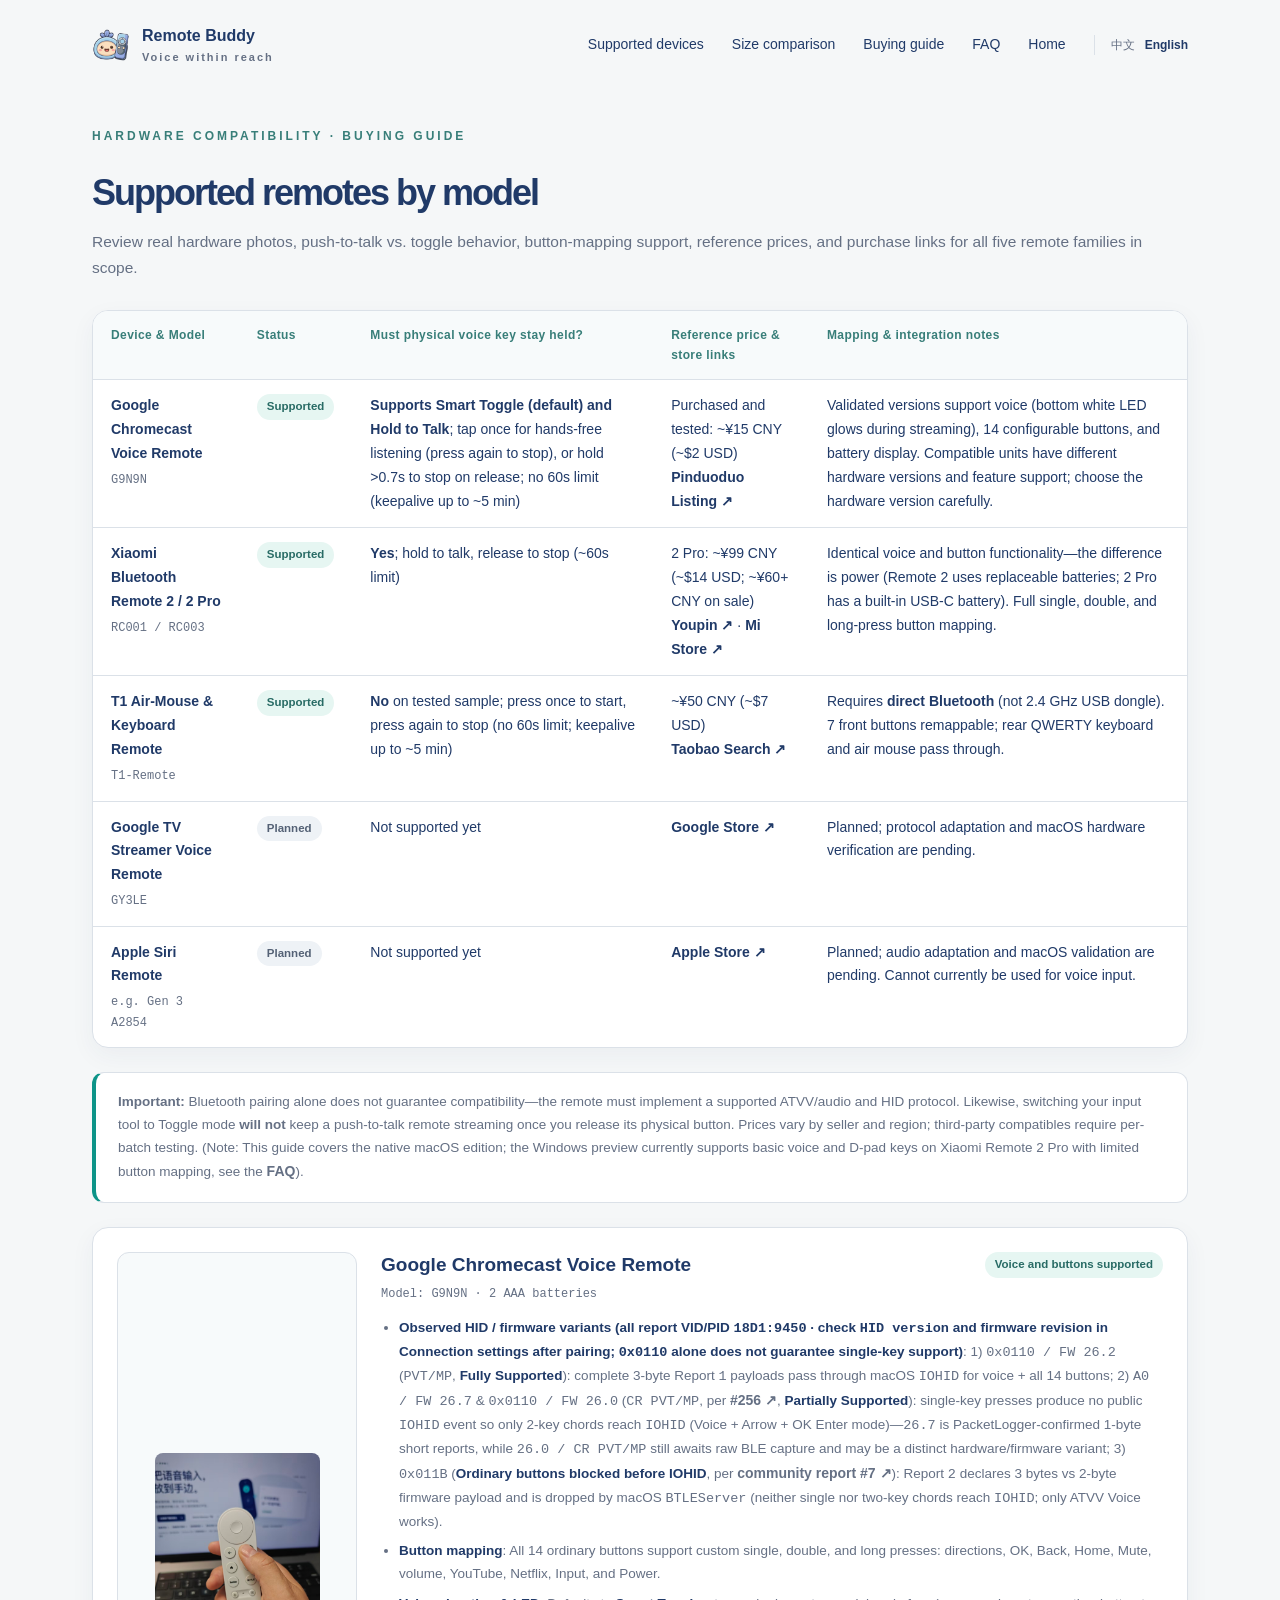
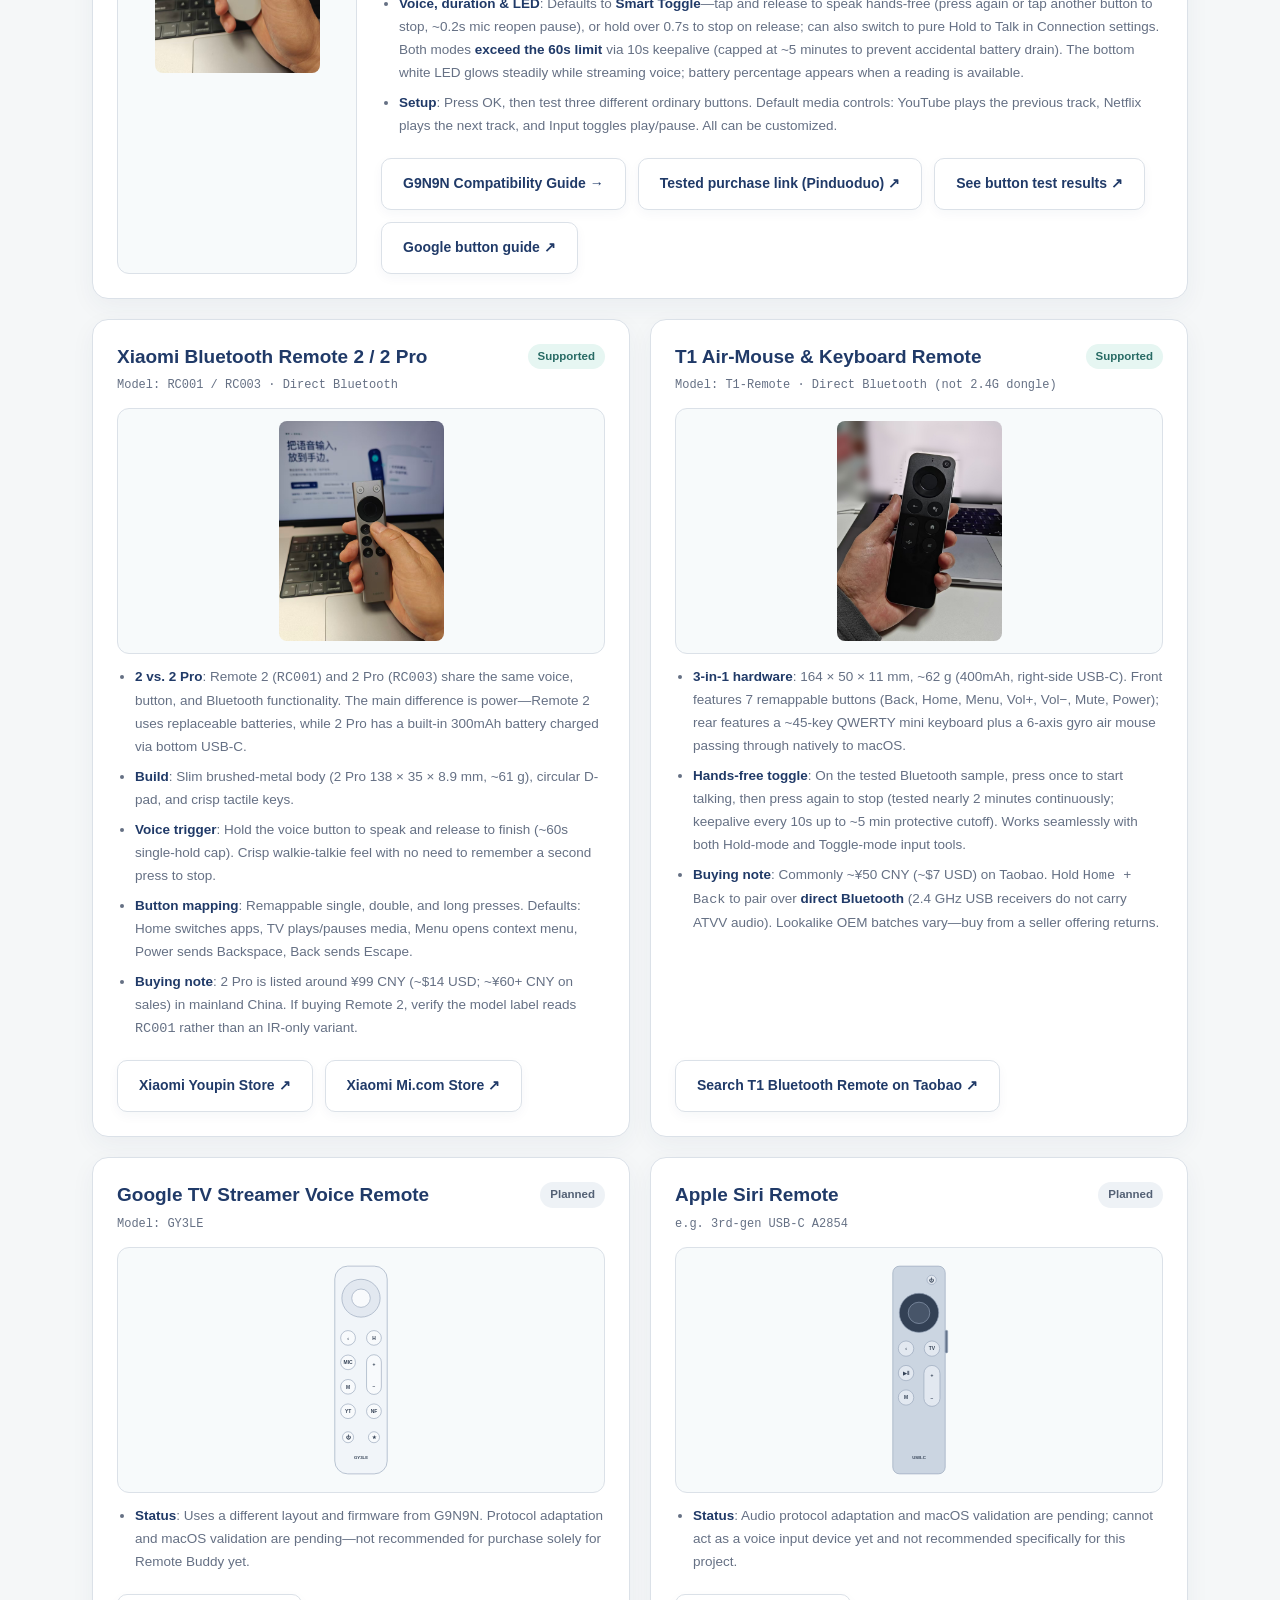
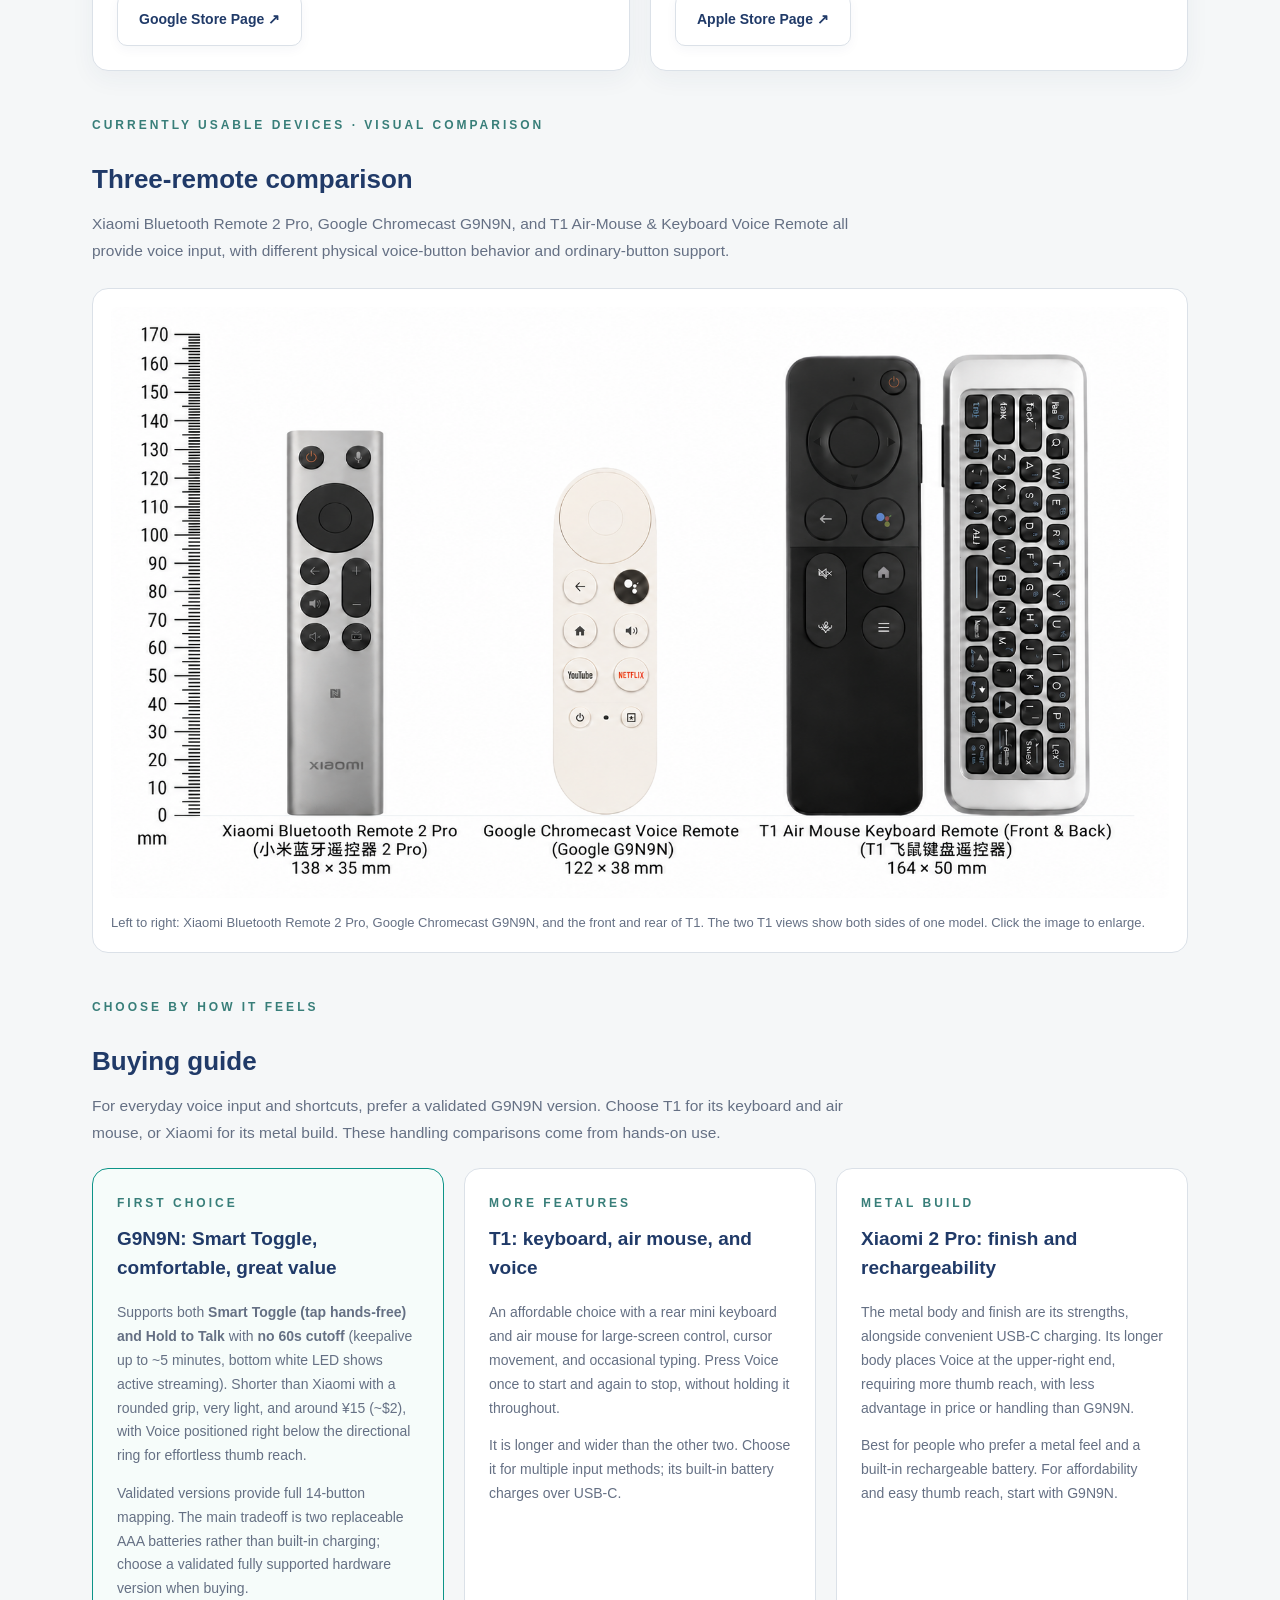
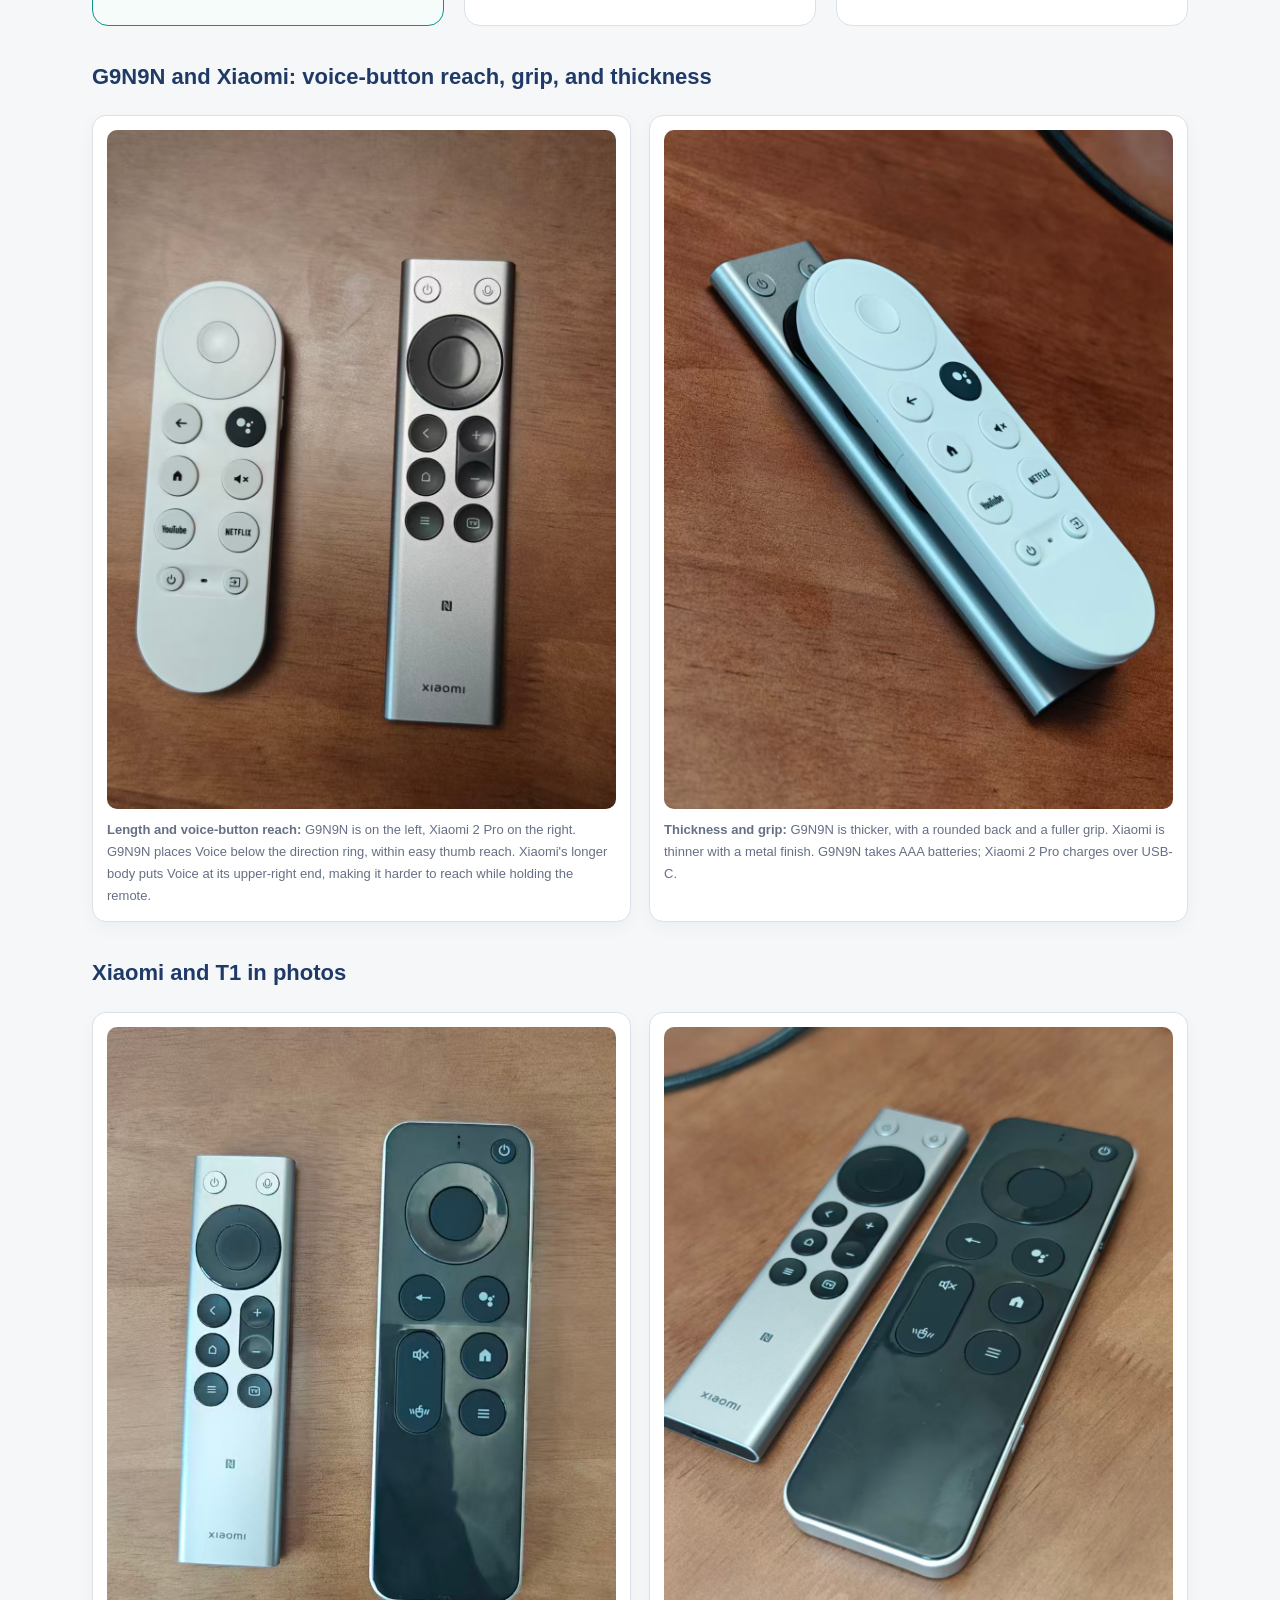
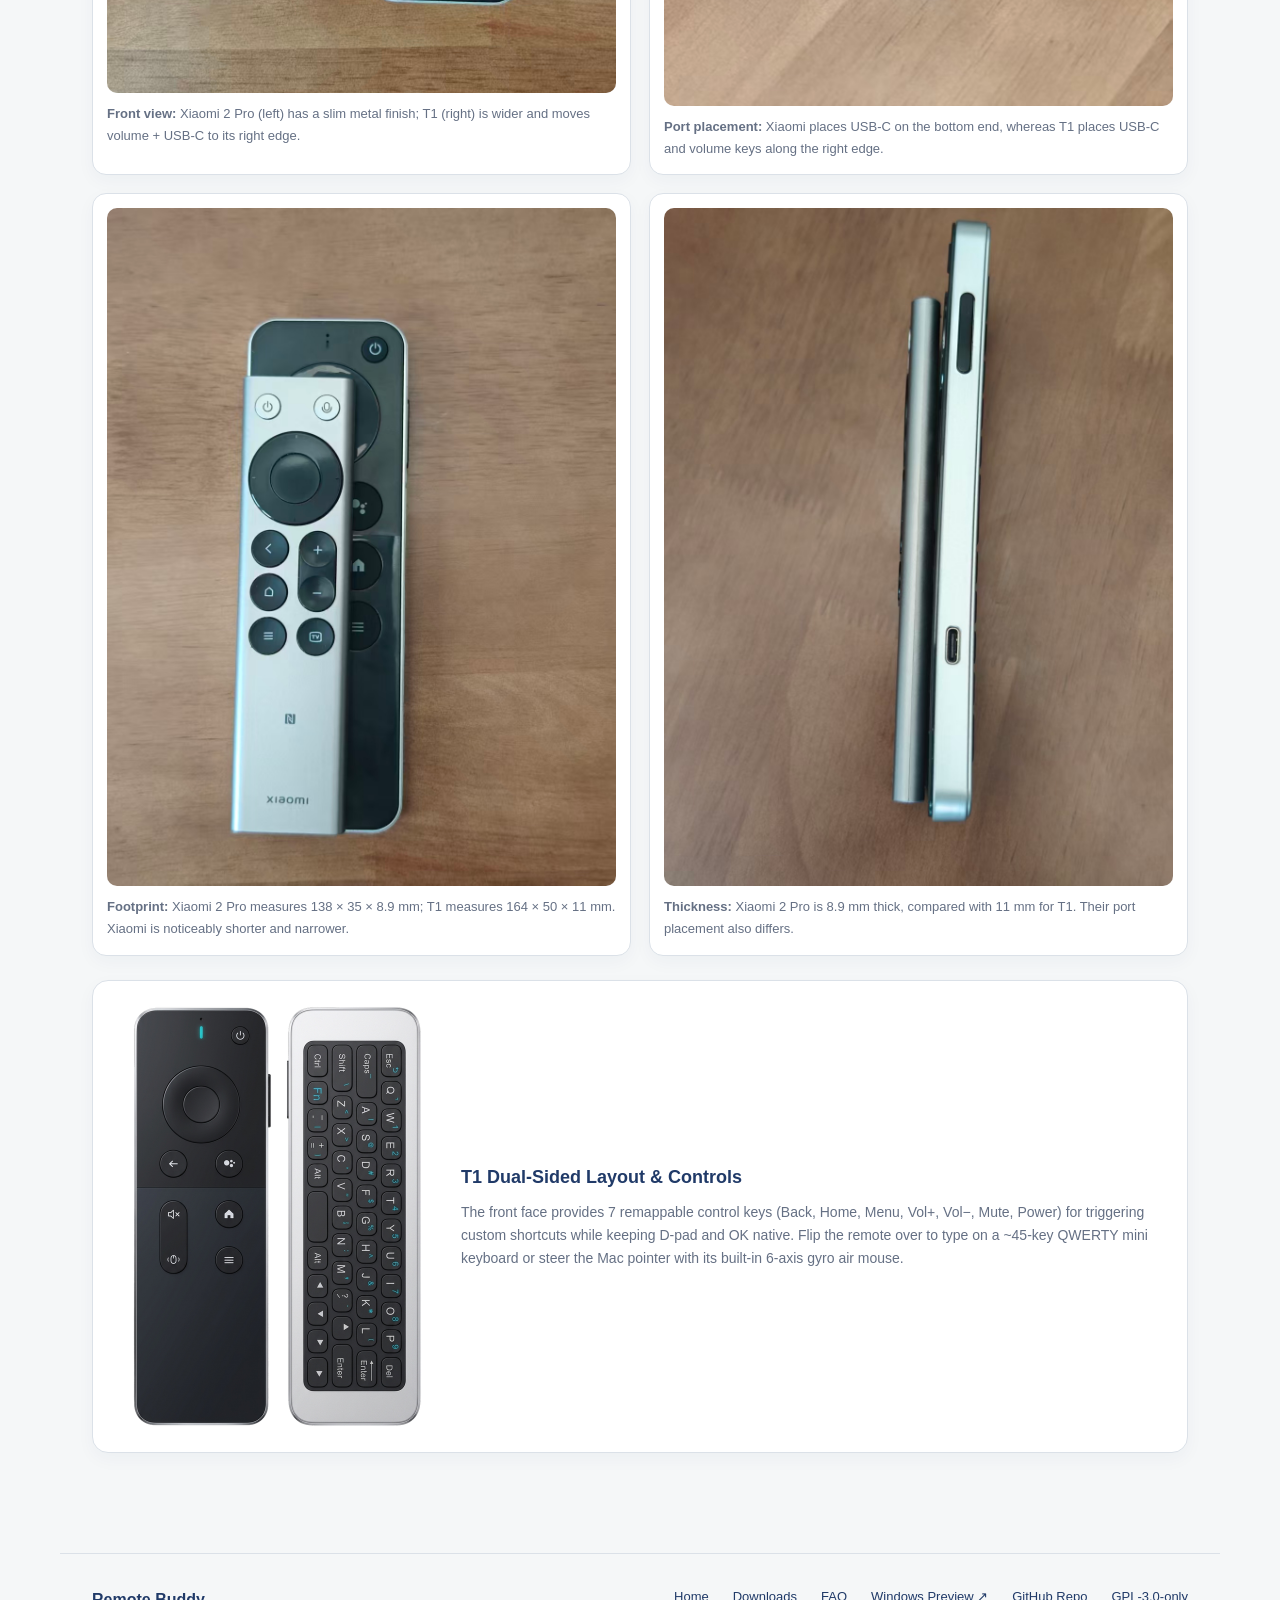
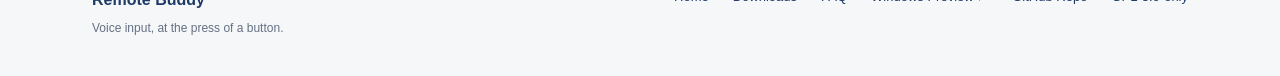
<file: pages/device_en.html>
<!doctype html>
<html lang="en">
<head>
  <meta charset="utf-8">
  <meta name="viewport" content="width=device-width,initial-scale=1">
  <title>Remote Buddy Supported Remotes, Photos &amp; Buying Guide · macOS</title>
  <meta name="description" content="Compare supported, partially supported, and planned Bluetooth remote models for Remote Buddy on macOS with real photos, specs, voice trigger behavior, and buying links.">
  <meta name="theme-color" content="#203a68">
  <link rel="canonical" href="https://remote.zfdang.com/device_en.html">
  <link rel="alternate" hreflang="zh-CN" href="https://remote.zfdang.com/device.html">
  <link rel="alternate" hreflang="en" href="https://remote.zfdang.com/device_en.html">
  <link rel="alternate" hreflang="x-default" href="https://remote.zfdang.com/device.html">
  <link rel="icon" href="assets/app-icon.png">
  <link rel="stylesheet" href="style.css?v=261116g9">
</head>
<body>
<header class="nav wrap device-nav">
  <a class="brand" href="index.en.html"><img src="assets/app-icon.png" alt="" width="38" height="38"><span>Remote Buddy<small>Voice within reach</small></span></a>
  <nav aria-label="Page navigation">
    <a href="#supported-devices">Supported devices</a>
    <a href="#compare-three-remotes">Size comparison</a>
    <a href="#buying-guide">Buying guide</a>
    <a href="faq_en.html">FAQ</a>
    <a class="nav-home" href="index.en.html">Home</a>
    <span class="language-switch" aria-label="Language"><a href="device.html" lang="zh-CN">中文</a><b aria-current="page">English</b></span>
  </nav>
</header>

<main class="wrap downloads-wrap">
  <section id="supported-devices" aria-labelledby="supported-devices-title">
  <div class="downloads-head">
    <p class="eyebrow">HARDWARE COMPATIBILITY · BUYING GUIDE</p>
    <h1 class="section-title" id="supported-devices-title">Supported remotes by model</h1>
    <p class="lead-sub">Review real hardware photos, push-to-talk vs. toggle behavior, button-mapping support, reference prices, and purchase links for all five remote families in scope.</p>
  </div>

  <div class="devices-table-wrap">
    <table class="devices-table">
      <thead>
        <tr>
          <th scope="col">Device &amp; Model</th>
          <th scope="col">Status</th>
          <th scope="col">Must physical voice key stay held?</th>
          <th scope="col">Reference price &amp; store links</th>
          <th scope="col">Mapping &amp; integration notes</th>
        </tr>
      </thead>
      <tbody>
        <tr>
          <td><strong>Google Chromecast Voice Remote</strong><br><span class="device-model-code">G9N9N</span></td>
          <td><span class="device-status is-supported">Supported</span></td>
          <td><strong>Supports Smart Toggle (default) and Hold to Talk</strong>; tap once for hands-free listening (press again to stop), or hold &gt;0.7s to stop on release; no 60s limit (keepalive up to ~5 min)</td>
          <td>Purchased and tested: ~¥15 CNY (~$2 USD)<br><a class="text-link" href="https://mobile.yangkeduo.com/goods.html?ps=wI005ehWCi">Pinduoduo Listing ↗</a></td>
          <td>Validated versions support voice (bottom white LED glows during streaming), 14 configurable buttons, and battery display. Compatible units have different hardware versions and feature support; choose the hardware version carefully.</td>
        </tr>
        <tr>
          <td><strong>Xiaomi Bluetooth Remote 2 / 2 Pro</strong><br><span class="device-model-code">RC001 / RC003</span></td>
          <td><span class="device-status is-supported">Supported</span></td>
          <td><strong>Yes</strong>; hold to talk, release to stop (~60s limit)</td>
          <td>2 Pro: ~¥99 CNY (~$14 USD; ~¥60+ CNY on sale)<br><a class="text-link" href="https://www.xiaomiyoupin.com/detail?gid=183179">Youpin ↗</a> · <a class="text-link" href="https://www.mi.com/shop/buy/detail?product_id=1230804215">Mi Store ↗</a></td>
          <td>Identical voice and button functionality—the difference is power (Remote 2 uses replaceable batteries; 2 Pro has a built-in USB-C battery). Full single, double, and long-press button mapping.</td>
        </tr>
        <tr>
          <td><strong>T1 Air-Mouse &amp; Keyboard Remote</strong><br><span class="device-model-code">T1-Remote</span></td>
          <td><span class="device-status is-supported">Supported</span></td>
          <td><strong>No</strong> on tested sample; press once to start, press again to stop (no 60s limit; keepalive up to ~5 min)</td>
          <td>~¥50 CNY (~$7 USD)<br><a class="text-link" href="https://s.taobao.com/search?q=T1%20%E8%93%9D%E7%89%99%20%E9%A3%9E%E9%BC%A0%20%E8%AF%AD%E9%9F%B3">Taobao Search ↗</a></td>
          <td>Requires <strong>direct Bluetooth</strong> (not 2.4 GHz USB dongle). 7 front buttons remappable; rear QWERTY keyboard and air mouse pass through.</td>
        </tr>
        <tr>
          <td><strong>Google TV Streamer Voice Remote</strong><br><span class="device-model-code">GY3LE</span></td>
          <td><span class="device-status is-planned">Planned</span></td>
          <td>Not supported yet</td>
          <td><a class="text-link" href="https://store.google.com/product/google_tv_streamer_remote?hl=en-US">Google Store ↗</a></td>
          <td>Planned; protocol adaptation and macOS hardware verification are pending.</td>
        </tr>
        <tr>
          <td><strong>Apple Siri Remote</strong><br><span class="device-model-code">e.g. Gen 3 A2854</span></td>
          <td><span class="device-status is-planned">Planned</span></td>
          <td>Not supported yet</td>
          <td><a class="text-link" href="https://www.apple.com/shop/product/mlfc4am/a/siri-remote">Apple Store ↗</a></td>
          <td>Planned; audio adaptation and macOS validation are pending. Cannot currently be used for voice input.</td>
        </tr>
      </tbody>
    </table>
  </div>

  <div class="download-note">
    <strong>Important:</strong> Bluetooth pairing alone does not guarantee compatibility—the remote must implement a supported ATVV/audio and HID protocol. Likewise, switching your input tool to Toggle mode <strong>will not</strong> keep a push-to-talk remote streaming once you release its physical button. Prices vary by seller and region; third-party compatibles require per-batch testing. (Note: This guide covers the native macOS edition; the Windows preview currently supports basic voice and D-pad keys on Xiaomi Remote 2 Pro with limited button mapping, see the <a class="text-link" href="faq_en.html">FAQ</a>).
  </div>

  <div class="devices-grid">
    <article class="device-card is-wide">
      <div class="device-media">
        <img src="assets/devices/g9n9j-in-hand.jpg" alt="Project photo of G9N9N held in one hand" width="1080" height="1440" loading="lazy">
      </div>
      <div class="device-card-body">
        <div class="device-card-head">
          <div>
            <h2>Google Chromecast Voice Remote</h2>
            <span class="device-model-code">Model: G9N9N · 2 AAA batteries</span>
          </div>
          <span class="device-status is-supported">Voice and buttons supported</span>
        </div>
        <ul class="device-specs">
          <li><strong>Observed HID / firmware variants (all report VID/PID <code>18D1:9450</code> · check <code>HID version</code> and firmware revision in Connection settings after pairing; <code>0x0110</code> alone does not guarantee single-key support)</strong>:
            1) <code>0x0110 / FW 26.2</code> (<code>PVT/MP</code>, <strong>Fully Supported</strong>): complete 3-byte Report <code>1</code> payloads pass through macOS <code>IOHID</code> for voice + all 14 buttons;
            2) <code>A0 / FW 26.7</code> &amp; <code>0x0110 / FW 26.0</code> (<code>CR PVT/MP</code>, per <a class="text-link" href="https://github.com/zfdang/remote-buddy/issues/256">#256 ↗</a>, <strong>Partially Supported</strong>): single-key presses produce no public <code>IOHID</code> event so only 2-key chords reach <code>IOHID</code> (Voice + Arrow + OK Enter mode)—<code>26.7</code> is PacketLogger-confirmed 1-byte short reports, while <code>26.0 / CR PVT/MP</code> still awaits raw BLE capture and may be a distinct hardware/firmware variant;
            3) <code>0x011B</code> (<strong>Ordinary buttons blocked before IOHID</strong>, per <a class="text-link" href="https://github.com/brightac/remote-buddy/issues/7">community report #7 ↗</a>): Report <code>2</code> declares 3 bytes vs 2-byte firmware payload and is dropped by macOS <code>BTLEServer</code> (neither single nor two-key chords reach <code>IOHID</code>; only ATVV Voice works).</li>
          <li><strong>Button mapping</strong>: All 14 ordinary buttons support custom single, double, and long presses: directions, OK, Back, Home, Mute, volume, YouTube, Netflix, Input, and Power.</li>
          <li><strong>Voice, duration &amp; LED</strong>: Defaults to <strong>Smart Toggle</strong>—tap and release to speak hands-free (press again or tap another button to stop, ~0.2s mic reopen pause), or hold over 0.7s to stop on release; can also switch to pure Hold to Talk in Connection settings. Both modes <strong>exceed the 60s limit</strong> via 10s keepalive (capped at ~5 minutes to prevent accidental battery drain). The bottom white LED glows steadily while streaming voice; battery percentage appears when a reading is available.</li>
          <li><strong>Setup</strong>: Press OK, then test three different ordinary buttons. Default media controls: YouTube plays the previous track, Netflix plays the next track, and Input toggles play/pause. All can be customized.</li>
        </ul>
        <div class="download-actions">
          <a class="button secondary" href="g9n9n-compatibility_en.html">G9N9N Compatibility Guide →</a>
          <a class="button secondary" href="https://mobile.yangkeduo.com/goods.html?ps=wI005ehWCi">Tested purchase link (Pinduoduo) ↗</a>
          <a class="button secondary" href="https://github.com/zfdang/remote-buddy/blob/main/docs/g9n9n-hardware-debugging.md">See button test results ↗</a>
          <a class="button secondary" href="https://support.google.com/chromecast/answer/10116742?hl=en">Google button guide ↗</a>
        </div>
      </div>
    </article>
    <article class="device-card">
      <div class="device-card-head">
        <div>
          <h2>Xiaomi Bluetooth Remote 2 / 2 Pro</h2>
          <span class="device-model-code">Model: RC001 / RC003 · Direct Bluetooth</span>
        </div>
        <span class="device-status is-supported">Supported</span>
      </div>
      <div class="device-media">
        <img src="assets/devices/mi-in-hand.jpg" alt="Photo: Xiaomi Bluetooth Remote 2 Pro (RC003) held in hand" width="1080" height="1440" loading="lazy">
      </div>
      <ul class="device-specs">
        <li><strong>2 vs. 2 Pro</strong>: Remote 2 (<code>RC001</code>) and 2 Pro (<code>RC003</code>) share the same voice, button, and Bluetooth functionality. The main difference is power—Remote 2 uses replaceable batteries, while 2 Pro has a built-in 300mAh battery charged via bottom USB-C.</li>
        <li><strong>Build</strong>: Slim brushed-metal body (2 Pro 138 × 35 × 8.9 mm, ~61 g), circular D-pad, and crisp tactile keys.</li>
        <li><strong>Voice trigger</strong>: Hold the voice button to speak and release to finish (~60s single-hold cap). Crisp walkie-talkie feel with no need to remember a second press to stop.</li>
        <li><strong>Button mapping</strong>: Remappable single, double, and long presses. Defaults: Home switches apps, TV plays/pauses media, Menu opens context menu, Power sends Backspace, Back sends Escape.</li>
        <li><strong>Buying note</strong>: 2 Pro is listed around ¥99 CNY (~$14 USD; ~¥60+ CNY on sales) in mainland China. If buying Remote 2, verify the model label reads <code>RC001</code> rather than an IR-only variant.</li>
      </ul>
      <div class="download-actions">
        <a class="button secondary" href="https://www.xiaomiyoupin.com/detail?gid=183179">Xiaomi Youpin Store ↗</a>
        <a class="button secondary" href="https://www.mi.com/shop/buy/detail?product_id=1230804215">Xiaomi Mi.com Store ↗</a>
      </div>
    </article>

    <article class="device-card">
      <div class="device-card-head">
        <div>
          <h2>T1 Air-Mouse &amp; Keyboard Remote</h2>
          <span class="device-model-code">Model: T1-Remote · Direct Bluetooth (not 2.4G dongle)</span>
        </div>
        <span class="device-status is-supported">Supported</span>
      </div>
      <div class="device-media">
        <img src="assets/devices/t1-in-hand.jpg" alt="Photo: T1 Air-Mouse &amp; Keyboard Voice Remote held in hand" width="1080" height="1440" loading="lazy">
      </div>
      <ul class="device-specs">
        <li><strong>3-in-1 hardware</strong>: 164 × 50 × 11 mm, ~62 g (400mAh, right-side USB-C). Front features 7 remappable buttons (Back, Home, Menu, Vol+, Vol−, Mute, Power); rear features a ~45-key QWERTY mini keyboard plus a 6-axis gyro air mouse passing through natively to macOS.</li>
        <li><strong>Hands-free toggle</strong>: On the tested Bluetooth sample, press once to start talking, then press again to stop (tested nearly 2 minutes continuously; keepalive every 10s up to ~5 min protective cutoff). Works seamlessly with both Hold-mode and Toggle-mode input tools.</li>
        <li><strong>Buying note</strong>: Commonly ~¥50 CNY (~$7 USD) on Taobao. Hold <code>Home + Back</code> to pair over <strong>direct Bluetooth</strong> (2.4 GHz USB receivers do not carry ATVV audio). Lookalike OEM batches vary—buy from a seller offering returns.</li>
      </ul>
      <div class="download-actions">
        <a class="button secondary" href="https://s.taobao.com/search?q=T1%20%E8%93%9D%E7%89%99%20%E9%A3%9E%E9%BC%A0%20%E8%AF%AD%E9%9F%B3">Search T1 Bluetooth Remote on Taobao ↗</a>
      </div>
    </article>


    <article class="device-card">
      <div class="device-card-head">
        <div>
          <h2>Google TV Streamer Voice Remote</h2>
          <span class="device-model-code">Model: GY3LE</span>
        </div>
        <span class="device-status is-planned">Planned</span>
      </div>
      <div class="device-media">
        <img src="assets/devices/GoogleStreamerGY3LEIllustration.svg" alt="Original schematic illustration of Google TV Streamer GY3LE remote" width="140" height="420" loading="lazy">
      </div>
      <ul class="device-specs">
        <li><strong>Status</strong>: Uses a different layout and firmware from G9N9N. Protocol adaptation and macOS validation are pending—not recommended for purchase solely for Remote Buddy yet.</li>
      </ul>
      <div class="download-actions">
        <a class="button secondary" href="https://store.google.com/product/google_tv_streamer_remote?hl=en-US">Google Store Page ↗</a>
      </div>
    </article>

    <article class="device-card">
      <div class="device-card-head">
        <div>
          <h2>Apple Siri Remote</h2>
          <span class="device-model-code">e.g. 3rd-gen USB-C A2854</span>
        </div>
        <span class="device-status is-planned">Planned</span>
      </div>
      <div class="device-media">
        <img src="assets/devices/SiriRemoteA2854Illustration.svg" alt="Original schematic illustration of Apple Siri Remote A2854" width="120" height="360" loading="lazy">
      </div>
      <ul class="device-specs">
        <li><strong>Status</strong>: Audio protocol adaptation and macOS validation are pending; cannot act as a voice input device yet and not recommended specifically for this project.</li>
      </ul>
      <div class="download-actions">
        <a class="button secondary" href="https://www.apple.com/shop/product/mlfc4am/a/siri-remote">Apple Store Page ↗</a>
      </div>
    </article>
  </div>

  </section>

  <section class="compare-section" id="compare-three-remotes" aria-labelledby="three-remotes-title">
    <p class="eyebrow">CURRENTLY USABLE DEVICES · VISUAL COMPARISON</p>
    <h2 id="three-remotes-title">Three-remote comparison</h2>
    <p class="lead-sub">Xiaomi Bluetooth Remote 2 Pro, Google Chromecast G9N9N, and T1 Air-Mouse &amp; Keyboard Voice Remote all provide voice input, with different physical voice-button behavior and ordinary-button support.</p>
    <figure class="remote-size-figure">
      <a href="assets/devices/three-remotes-comparison.png" target="_blank" rel="noopener" aria-label="Open the size comparison of three remotes in a new tab"><img src="assets/devices/three-remotes-comparison.png" alt="Size comparison, left to right: Xiaomi 2 Pro at 138 by 35 mm, G9N9N at 122 by 38 mm, and the front and rear of T1 at 164 by 50 mm" width="1678" height="937" loading="lazy"></a>
      <figcaption>Left to right: Xiaomi Bluetooth Remote 2 Pro, Google Chromecast G9N9N, and the front and rear of T1. The two T1 views show both sides of one model. Click the image to enlarge.</figcaption>
    </figure>
  </section>

  <section class="compare-section" id="buying-guide" aria-labelledby="buying-guide-title">
    <p class="eyebrow">CHOOSE BY HOW IT FEELS</p>
    <h2 id="buying-guide-title">Buying guide</h2>
    <p class="lead-sub">For everyday voice input and shortcuts, prefer a validated G9N9N version. Choose T1 for its keyboard and air mouse, or Xiaomi for its metal build. These handling comparisons come from hands-on use.</p>
    <div class="buying-grid">
      <article class="buying-card is-recommended">
        <p class="eyebrow">FIRST CHOICE</p>
        <h3>G9N9N: Smart Toggle, comfortable, great value</h3>
        <p>Supports both <strong>Smart Toggle (tap hands-free) and Hold to Talk</strong> with <strong>no 60s cutoff</strong> (keepalive up to ~5 minutes, bottom white LED shows active streaming). Shorter than Xiaomi with a rounded grip, very light, and around ¥15 (~$2), with Voice positioned right below the directional ring for effortless thumb reach.</p>
        <p>Validated versions provide full 14-button mapping. The main tradeoff is two replaceable AAA batteries rather than built-in charging; choose a validated fully supported hardware version when buying.</p>
      </article>
      <article class="buying-card">
        <p class="eyebrow">MORE FEATURES</p>
        <h3>T1: keyboard, air mouse, and voice</h3>
        <p>An affordable choice with a rear mini keyboard and air mouse for large-screen control, cursor movement, and occasional typing. Press Voice once to start and again to stop, without holding it throughout.</p>
        <p>It is longer and wider than the other two. Choose it for multiple input methods; its built-in battery charges over USB-C.</p>
      </article>
      <article class="buying-card">
        <p class="eyebrow">METAL BUILD</p>
        <h3>Xiaomi 2 Pro: finish and rechargeability</h3>
        <p>The metal body and finish are its strengths, alongside convenient USB-C charging. Its longer body places Voice at the upper-right end, requiring more thumb reach, with less advantage in price or handling than G9N9N.</p>
        <p>Best for people who prefer a metal feel and a built-in rechargeable battery. For affordability and easy thumb reach, start with G9N9N.</p>
      </article>
    </div>
    <h3 class="comparison-subtitle">G9N9N and Xiaomi: voice-button reach, grip, and thickness</h3>
    <div class="compare-photos buying-photos">
      <div class="compare-photo-card">
        <img src="assets/devices/mi-vs-g9n9n.jpg" alt="Front comparison of G9N9N and Xiaomi 2 Pro showing the shorter G9N9N body" width="1080" height="1440" loading="lazy">
        <p><strong>Length and voice-button reach:</strong> G9N9N is on the left, Xiaomi 2 Pro on the right. G9N9N places Voice below the direction ring, within easy thumb reach. Xiaomi's longer body puts Voice at its upper-right end, making it harder to reach while holding the remote.</p>
      </div>
      <div class="compare-photo-card">
        <img src="assets/devices/mi-vs-g9n9n-birdview.jpg" alt="Angled view of G9N9N resting on Xiaomi 2 Pro" width="1080" height="1440" loading="lazy">
        <p><strong>Thickness and grip:</strong> G9N9N is thicker, with a rounded back and a fuller grip. Xiaomi is thinner with a metal finish. G9N9N takes AAA batteries; Xiaomi 2 Pro charges over USB-C.</p>
      </div>
    </div>
    <h3 class="comparison-subtitle">Xiaomi and T1 in photos</h3>
    <div class="compare-photos">
      <div class="compare-photo-card">
        <img src="assets/devices/mi-vs-t1-overview.jpg" alt="Side-by-side front view of Xiaomi Remote 2 Pro and T1 remote" width="760" height="994" loading="lazy">
        <p><strong>Front view:</strong> Xiaomi 2 Pro (left) has a slim metal finish; T1 (right) is wider and moves volume + USB-C to its right edge.</p>
      </div>
      <div class="compare-photo-card">
        <img src="assets/devices/mi-vs-t1-birdview.jpg" alt="Angled top-down view of Xiaomi Remote 2 Pro and T1 remote" width="1080" height="1440" loading="lazy">
        <p><strong>Port placement:</strong> Xiaomi places USB-C on the bottom end, whereas T1 places USB-C and volume keys along the right edge.</p>
      </div>
      <div class="compare-photo-card">
        <img src="assets/devices/mi-vs-t1-overlap.jpg" alt="Footprint overlap comparison of Xiaomi Remote 2 Pro and T1 remote" width="1080" height="1440" loading="lazy">
        <p><strong>Footprint:</strong> Xiaomi 2 Pro measures 138 × 35 × 8.9 mm; T1 measures 164 × 50 × 11 mm. Xiaomi is noticeably shorter and narrower.</p>
      </div>
      <div class="compare-photo-card">
        <img src="assets/devices/mi-vs-t1-thickness.jpg" alt="Side thickness comparison of Xiaomi Remote 2 Pro and T1 remote" width="1080" height="1440" loading="lazy">
        <p><strong>Thickness:</strong> Xiaomi 2 Pro is 8.9 mm thick, compared with 11 mm for T1. Their port placement also differs.</p>
      </div>
    </div>

    <div class="compare-feature-card">
      <img src="assets/devices/T1RemoteSetupIllustration.png" alt="Front control keys and rear QWERTY keyboard layout of T1 remote" width="600" height="862" loading="lazy">
      <div class="compare-feature-body">
        <h3>T1 Dual-Sided Layout &amp; Controls</h3>
        <p>The front face provides 7 remappable control keys (Back, Home, Menu, Vol+, Vol−, Mute, Power) for triggering custom shortcuts while keeping D-pad and OK native. Flip the remote over to type on a ~45-key QWERTY mini keyboard or steer the Mac pointer with its built-in 6-axis gyro air mouse.</p>
      </div>
    </div>

  </section>
</main>

<footer class="wrap">
  <div><strong>Remote Buddy</strong><p>Voice input, at the press of a button.</p></div>
  <div class="footer-links">
    <a href="index.en.html">Home</a>
    <a href="downloads/index.en.html">Downloads</a>
    <a href="faq_en.html">FAQ</a>
    <a href="https://github.com/zfdang/remote-buddy-windows">Windows Preview ↗</a>
    <a href="https://github.com/zfdang/remote-buddy/blob/main/README.en.md">GitHub Repo</a>
    <a href="https://github.com/zfdang/remote-buddy/blob/main/LICENSE">GPL-3.0-only</a>
  </div>
</footer>
</body>
</html>
</file>
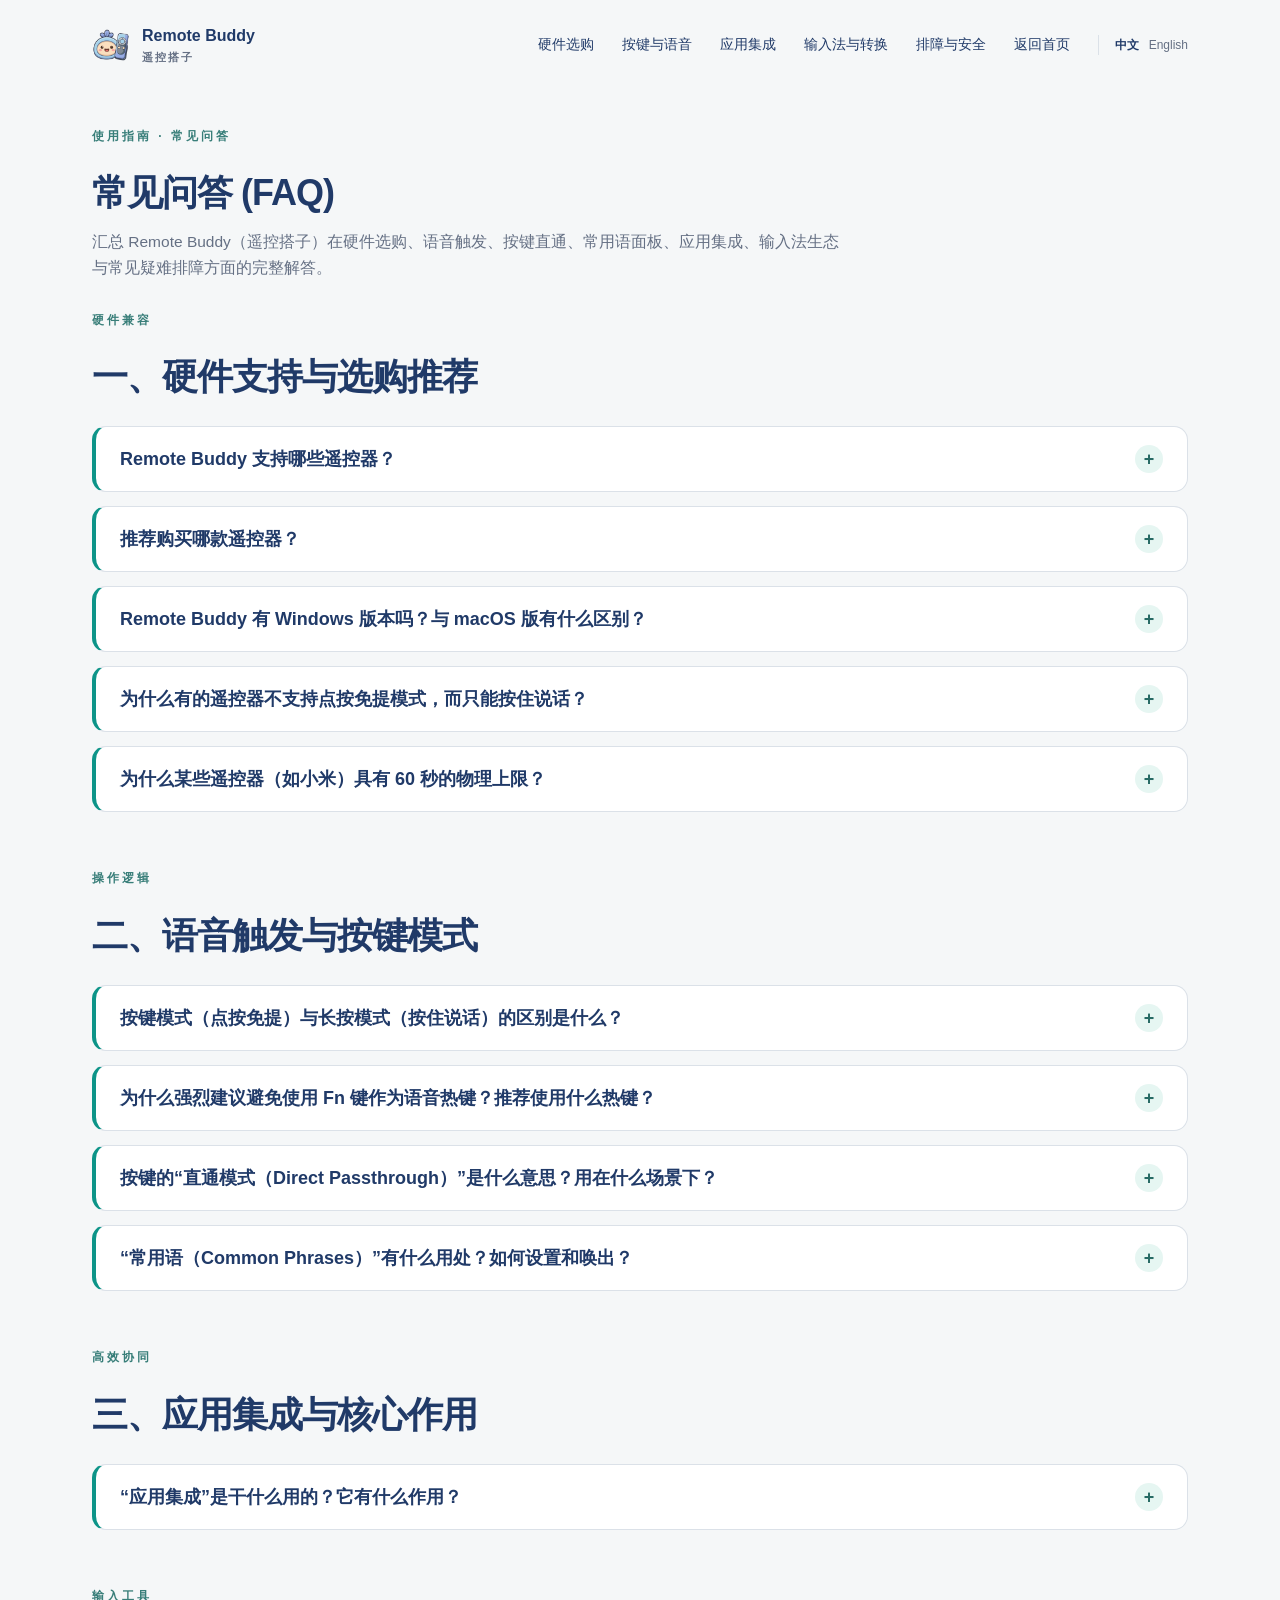
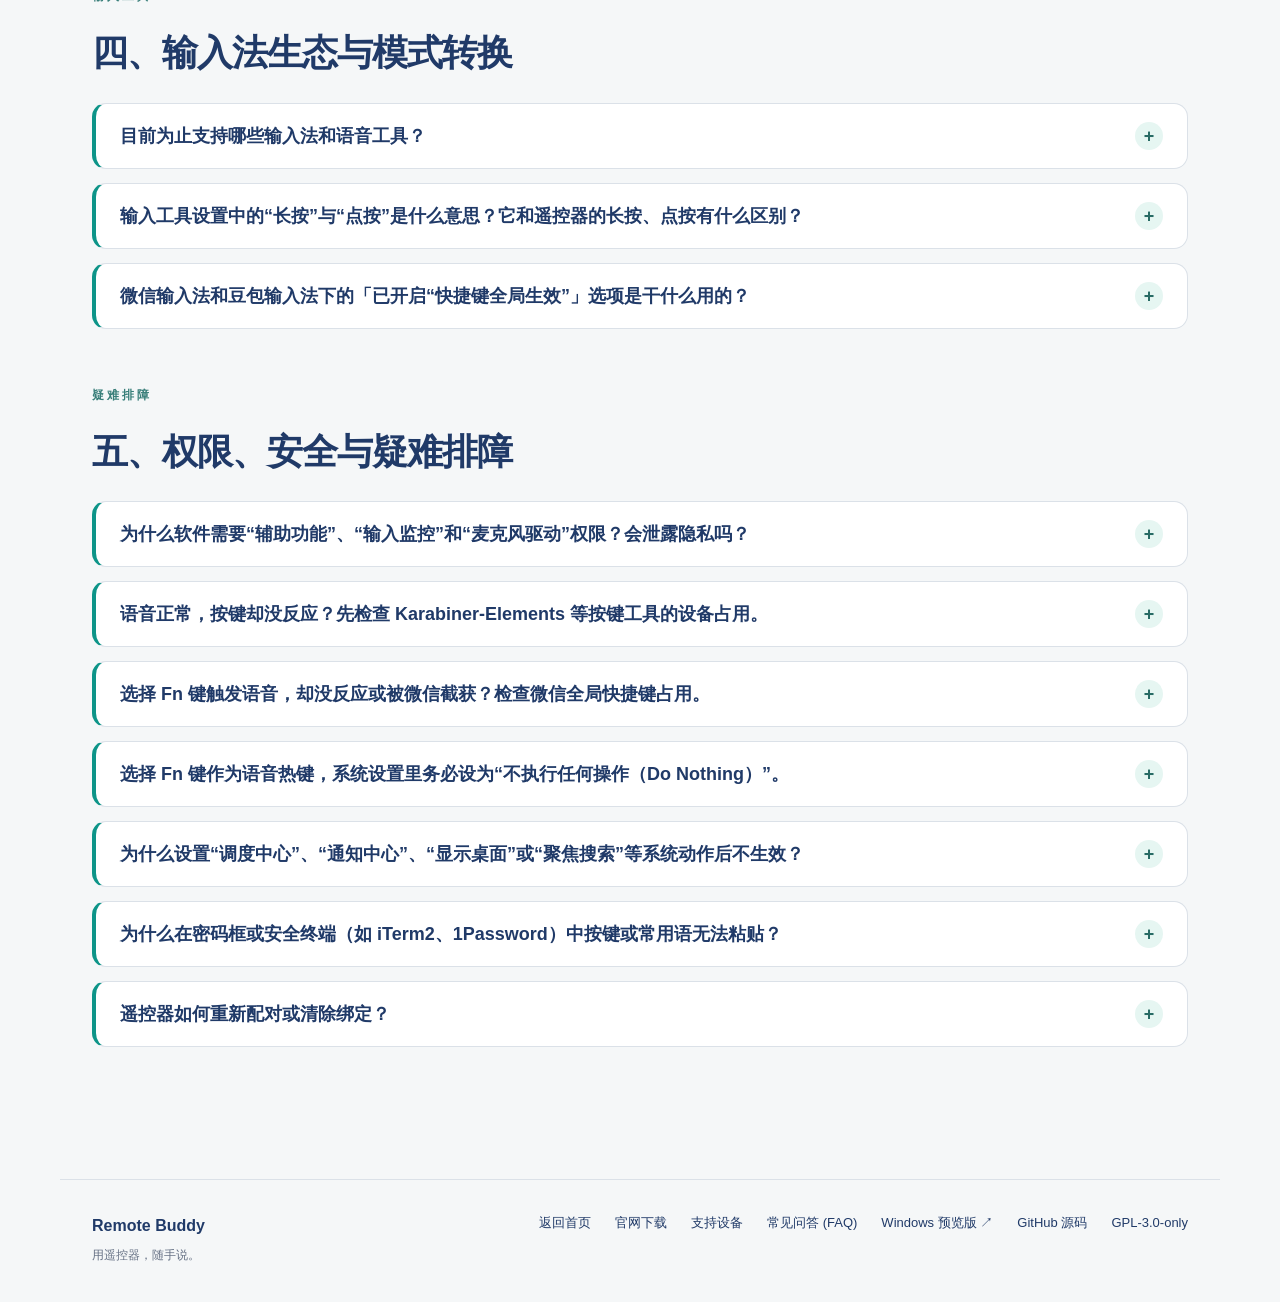
<file: pages/faq.html>
<!doctype html>
<html lang="zh-CN">
<head>
  <meta charset="utf-8">
  <meta name="viewport" content="width=device-width,initial-scale=1">
  <title>常见问答 (FAQ) · Remote Buddy 遥控搭子</title>
  <meta name="description" content="Remote Buddy（遥控搭子）使用常见问答：遥控器选购推荐、点按免提与按住说话区别、为什么有的遥控器只能长按、60秒录音物理上限原理解析、按键直通模式、常用语设置、应用集成、输入法长按点按转换、Fn热键排障与推荐配置。">
  <meta name="theme-color" content="#203a68">
  <link rel="canonical" href="https://remote.zfdang.com/faq.html">
  <link rel="alternate" hreflang="zh-CN" href="https://remote.zfdang.com/faq.html">
  <link rel="alternate" hreflang="en" href="https://remote.zfdang.com/faq_en.html">
  <link rel="alternate" hreflang="x-default" href="https://remote.zfdang.com/faq.html">
  <link rel="icon" href="assets/app-icon.png">
  <link rel="stylesheet" href="style.css?v=261120faq">
</head>
<body>
<header class="nav wrap device-nav">
  <a class="brand" href="index.html"><img src="assets/app-icon.png" alt="" width="38" height="38"><span>Remote Buddy<small>遥控搭子</small></span></a>
  <nav aria-label="页面导航">
    <a href="#hardware">硬件选购</a>
    <a href="#voice-buttons">按键与语音</a>
    <a href="#integrations">应用集成</a>
    <a href="#input-methods">输入法与转换</a>
    <a href="#troubleshooting">排障与安全</a>
    <a class="nav-home" href="index.html">返回首页</a>
    <span class="language-switch" aria-label="语言"><b aria-current="page">中文</b><a href="faq_en.html" lang="en">English</a></span>
  </nav>
</header>

<main class="wrap downloads-wrap">
  <div class="downloads-head">
    <p class="eyebrow">使用指南 · 常见问答</p>
    <h1 class="section-title">常见问答 (FAQ)</h1>
    <p class="lead-sub">汇总 Remote Buddy（遥控搭子）在硬件选购、语音触发、按键直通、常用语面板、应用集成、输入法生态与常见疑难排障方面的完整解答。</p>
  </div>

  <!-- 一、硬件支持与选购推荐 -->
  <section class="troubleshooting" id="hardware" aria-labelledby="cat-hardware-title">
    <p class="eyebrow">硬件兼容</p>
    <h2 class="section-title" id="cat-hardware-title">一、硬件支持与选购推荐</h2>

    <details class="troubleshooting-card">
      <summary><span class="troubleshooting-question">Remote Buddy 支持哪些遥控器？</span></summary>
      <div class="troubleshooting-body">
        <p>Remote Buddy 并非所有蓝牙遥控器都能通用，而是针对各厂商专有的蓝牙语音传输协议与 HID 报告格式做了深度驱动适配。目前支持情况如下：</p>
        <p><strong>1. Google Chromecast Voice Remote（型号 G9N9N）：已全面支持 · 首选推荐</strong><br>支持实时语音解码、专属自动保活（最长约 5 分钟连续录音）、14 颗物理按键全功能自定义与电池电量显示。<strong>特别提醒：</strong>市面上的 G9N9N 存在多种不同硬件或固件批次（目前我们已实测过 3 种已知批次），并非所有批次都支持全部 14 键独立映射（部分非标准批次仅能识别 2 键组合码甚至无法录音）。选购前请务必参阅 <a class="text-link" href="g9n9n-compatibility.html">G9N9N 语音与按键兼容性指南 ↗</a>，挑选已验证的推荐批次。</p>
        <p><strong>2. 小米蓝牙遥控器 2 / 2 Pro（型号 RC001 电池版 / RC003 充电版）：已支持</strong><br>支持按住说话与 60 秒录音，支持全按键自定义。</p>
        <p><strong>3. T1 飞鼠键盘语音遥控器（T1-Remote）：已支持</strong><br>须通过蓝牙直连 Mac（非 2.4G 接收器）。支持点按免提、正面 7 颗常用键自定义，背面自带约 45 键迷你全键盘与空中飞鼠。</p>
        <p><strong>4. 计划支持中：</strong>Google TV Streamer Voice Remote（型号 GY3LE）、Apple Siri Remote（如第 3 代 A2854）等已列入跟进规划，暂未开放生产使用。</p>
        <p><strong>重要提示：</strong>能在 Mac 系统蓝牙设置中成功配对，并不代表能录音或映射按键。普通遥控器若使用非标准私有语音协议，系统无法抓取音频流。详细参数与实拍请参阅 <a class="text-link" href="device.html">支持设备与购买指南 ↗</a>。</p>
      </div>
    </details>

    <details class="troubleshooting-card">
      <summary><span class="troubleshooting-question">推荐购买哪款遥控器？</span></summary>
      <div class="troubleshooting-body">
        <p>根据日常使用偏好与预算，我们推荐以下选购策略：</p>
        <p><strong>1. 首选与性价比之王：Google G9N9N（约 ¥15）</strong><br>在电商平台（如拼多多、淘宝等）价格仅需 15 元左右。语音键正好位于方向圆环正下方，单手大拇指盲操极其舒适自然；原生支持“智能切换”（可点按也可长按），且支持突破 60 秒上限的长录音。使用两节普通 AAA 7号电池，续航持久。<strong>注意：</strong>不同批次的 G9N9N 硬件表现有差异，购买前请参考 <a class="text-link" href="g9n9n-compatibility.html">G9N9N 兼容批次指南 ↗</a> 选购。</p>
        <p><strong>2. 偏好金属质感与内置充电：小米蓝牙遥控器 2 Pro（日常约 ¥60~¥99）</strong><br>铝合金拉丝机身，做工精致高档，底部带 Type-C 充电接口免换电池。缺点是语音键位于右上角，拇指需要向上伸够，且受限于硬件固件单次录音有 60 秒上限。</p>
        <p><strong>3. 大屏操作、移动光标或补敲文字：T1 飞鼠遥控器（约 ¥50）</strong><br>正面具备遥控与语音功能，翻面即是全功能 QWERTY 键盘与 6 轴空鼠陀螺仪，特别适合躺椅或离开办公桌时远距离操作大屏。</p>
      </div>
    </details>

    <details class="troubleshooting-card">
      <summary><span class="troubleshooting-question">Remote Buddy 有 Windows 版本吗？与 macOS 版有什么区别？</span></summary>
      <div class="troubleshooting-body">
        <p><strong>有。Remote Buddy 拥有独立的 Windows 开源版本，但目前处于早期预览阶段，功能相对受限。</strong></p>
        <p>Windows 版本代码托管于独立的开源仓库：<a class="text-link" href="https://github.com/zfdang/remote-buddy-windows">zfdang/remote-buddy-windows ↗</a>。两个版本核心区别如下：</p>
        <ol>
          <li><strong>技术栈与架构：</strong>macOS 版使用原生 Swift / AppKit 开发，针对 CoreAudio 与 IOHID 系统深度优化；Windows 版采用原生 <strong>C# / .NET 10 LTS (WPF)</strong> 构建，单文件绿色免安装发布。</li>
          <li><strong>麦克风驱动：</strong>macOS 版内嵌了自主研发的 <code>Remote Buddy Mic</code> 虚拟麦克风驱动，一键安装无需第三方工具；Windows 版因驱动签名机制，<strong>必须由用户独立安装微软 WHQL 认证的第三方虚拟声卡 <a class="text-link" href="https://vb-audio.com/Cable/" target="_blank" rel="noopener">VB-CABLE Driver ↗</a></strong>。</li>
          <li><strong>按键与型号支持：</strong>macOS 版支持 G9N9N 14 键、小米 2 / 2 Pro 全按键及 T1 飞鼠多键自定义；Windows 版目前主要在<strong>小米蓝牙遥控器 2 Pro（RC003）</strong>上完成了基础开麦与方向、确认、主页、菜单、电源键的实机验证，<strong>返回键与音量加减在 Windows 标准通道下暂未支持</strong>；G9N9N 等其他型号尚在硬件验收中。</li>
          <li><strong>输入法适配：</strong>Windows 版目前主要实机验证了微信输入法（配置快捷键 <code>Ctrl + F5</code>）与 Windows 11 自带语音听写（<code>Win + H</code>）。</li>
        </ol>
        <p>如果你使用的是 Windows 电脑且希望尝鲜通过遥控器进行语音输入，可前往 <a class="text-link" href="https://github.com/zfdang/remote-buddy-windows/releases/latest">Windows Releases 页面 ↗</a> 下载体验。</p>
      </div>
    </details>

    <details class="troubleshooting-card">
      <summary><span class="troubleshooting-question">为什么有的遥控器不支持点按免提模式，而只能按住说话？</span></summary>
      <div class="troubleshooting-body">
        <p><strong>根本原因在于遥控器内部的硬件电路与蓝牙音频传输协议设计：</strong></p>
        <p><strong>硬件电平与麦克风供电紧耦合（如小米遥控器）：</strong>专为电视盒子设计的遥控器，为了最大程度省电，将麦克风供电与语音按键的物理按下深度绑定——只有当你的手指按住物理键时，硬件电路才给麦克风通电并建立蓝牙推流；一旦手指松开，遥控器硬件芯片会立刻切断麦克风供电并终止音频发送。由于其固件不支持通过电脑下发指令来“远程开启并维持麦克风”，因此无论软件如何控制，松手后遥控器都无法再采集到任何声音。</p>
        <p><strong>为什么修改输入法设置也无效？</strong>不少用户尝试在微信输入法或豆包输入法中将设置改为“点按开始 / 点按结束”，发现依然无法点按免提。这是因为输入法的设置仅改变了电脑软件自身的等待状态，无法改变蓝牙遥控器芯片的物理断电行为。遥控器松手即停止推流，输入法自然也就收不到声音。</p>
        <p><strong>哪些遥控器能支持点按免提？</strong><br><strong>Google G9N9N：</strong>支持高级全双工双向控制指令。Remote Buddy 可以在你短按一下后，通过蓝牙指令让遥控器持续供电收音（底部白灯常亮），直到再次点按才发指令让其休眠。<br><strong>T1 飞鼠遥控器：</strong>出厂固件原生设计即为“按一下开麦推流、再按一下关麦断流”的免提逻辑，无需手指持续按压。</p>
      </div>
    </details>

    <details class="troubleshooting-card">
      <summary><span class="troubleshooting-question">为什么某些遥控器（如小米）具有 60 秒的物理上限？</span></summary>
      <div class="troubleshooting-body">
        <p><strong>底层原因分析：</strong>小米等电视盒子遥控器的硬件出厂固件原本是为家庭电视设计的。为了极致省电以及防止遥控器掉进沙发缝误压语音键导致电量耗尽，遥控器主控芯片内部硬编码了硬件看门狗定时器：一旦开启录音，<strong>单次音频传输达到约 60 秒时，硬件会自动强行切断蓝牙音频流</strong>。无论电脑端软件如何请求，硬件均不会再吐出音频数据，必须松开按键后重新按下才能开启下一段录音。</p>
        <p><strong>G9N9N 与 T1 为什么没有 60 秒断开限制？</strong></p>
        <p>G9N9N 与 T1 支持全双工蓝牙双向通信与状态协商。Remote Buddy 为其专门设计了<strong>链路保活包与自动分段续流（Keep-Alive）调度引擎</strong>，在录音进行中定期主动向遥控器发送保活信号，从而彻底绕过了电视固件的超时熔断，单次最长可稳定连续收音约 5 分钟，非常适合会议发言、长篇听写与深度写作。</p>
      </div>
    </details>
  </section>

  <!-- 二、语音触发与按键模式 -->
  <section class="troubleshooting" id="voice-buttons" aria-labelledby="cat-voice-title">
    <p class="eyebrow">操作逻辑</p>
    <h2 class="section-title" id="cat-voice-title">二、语音触发与按键模式</h2>

    <details class="troubleshooting-card">
      <summary><span class="troubleshooting-question">按键模式（点按免提）与长按模式（按住说话）的区别是什么？</span></summary>
      <div class="troubleshooting-body">
        <p>Remote Buddy 提供了两种核心的语音触发范式，并在 G9N9N 上实现了两者的智能融合：</p>
        <p><strong>1. 长按模式（按住说话 / Hold to Talk）：</strong><br>按住语音键时麦克风开始收音并触发输入工具；松开按键时立即停止录音并触发文本上屏。适合微信回复短消息、单句搜索、灵感备忘录等日常高频片段输入，操作最符合对讲机直觉。</p>
        <p><strong>2. 按键模式（点按免提 / Hands-Free Toggle）：</strong><br>按一下语音键开启收音，此时双手可以完全脱离遥控器自由打字或查阅资料；整段讲话完毕后，再按一下语音键结束并上屏。非常适合持续几分钟的会议发言、长文听写口述等场景。</p>
        <p><strong>3. G9N9N 独有的“智能切换模式”（默认推荐）：</strong><br>系统会自动根据你的按压时长做出精准裁决：如果按下时间小于 0.7 秒松手，自动判定为点按免提（持续收音，直至下次点按结束）；如果按下超过 0.7 秒，则自动转为按住说话（松手立即结束）。无需进设置切换，兼得两家之长。</p>
      </div>
    </details>

    <details class="troubleshooting-card">
      <summary><span class="troubleshooting-question">为什么强烈建议避免使用 Fn 键作为语音热键？推荐使用什么热键？</span></summary>
      <div class="troubleshooting-body">
        <p><strong>核心原因：Fn / 地球键（🌐）是 macOS 系统与各类桌面应用中最容易发生冲突的单键。</strong></p>
        <ul>
          <li><strong>极易被第三方应用抢占：</strong>许多常用的桌面应用（最典型的如桌面端微信）会在后台静默注册全局 Fn 监听。一旦被占用，遥控器发出的 Fn 信号会被微信率先拦截，导致你选择的第三方语音输入工具根本收不到信号。</li>
          <li><strong>容易触发 macOS 系统原生行为：</strong>在 macOS 默认设置中，按下 🌐 键通常用于“显示表情符号与符号”或“切换输入源”，经常导致屏幕弹出 Emoji 面板或打字法被切走。</li>
          <li><strong>排查繁琐成本高：</strong>单键冲突非常隐蔽，一旦遇到语音失灵，用户往往需要在 macOS 系统设置、微信快捷键以及其他后台软件中逐个排查，排错体验很差。</li>
        </ul>
        <p><strong>官方推荐实践：</strong></p>
        <p>在 Remote Buddy 与你的输入工具中，<strong>强烈建议改用不易冲突的自定义多修饰组合键（例如 <code>Ctrl (⌃) + Option (⌥) + V</code>）</strong>作为语音热键：</p>
        <p>多修饰组合键拥有极高的全局唯一性，几乎不会被系统功能或日常应用程序占用，无需任何繁琐的系统排查设置即可获得长期稳定、开箱即用的触发体验！</p>
      </div>
    </details>

    <details class="troubleshooting-card">
      <summary><span class="troubleshooting-question">按键的“直通模式（Direct Passthrough）”是什么意思？用在什么场景下？</span></summary>
      <div class="troubleshooting-body">
        <p><strong>诞生背景：</strong>Remote Buddy 默认的普通按键支持“单击、双击、长按”三种手势。为了区分单击和双击，系统在用户按下按键后必须等待数十毫秒的手势判定窗口；且默认的长按手势是在持续按住 350ms 启动延迟后，以 100ms 为周期自动连发单击（软件连发）。</p>
        <p><strong>直通模式的工作机制：</strong>按键直通完全<strong>跳过手势判定与连击等待</strong>。当按下方向键时，遥控搭子以 0ms 延迟如实向系统底层发送按键按下（KeyDown）事件；当手指松开时，立即如实发送按键抬起（KeyUp）事件。其行为与键盘上的物理真实方向键 100% 保持一致。</p>
        <p><strong>典型应用场景：</strong></p>
        <ol>
          <li><strong>主流视频播放器长按倍速播放：</strong>在 Bilibili、YouTube、各类本地播放器中，长按方向右键（→）会自动开启 2 倍速或 3 倍速播放，松手立刻恢复常速。在直通模式下，按住方向右键即可顺畅倍速，彻底解决原先按键连发导致跳跃快进的困扰！</li>
          <li><strong>文档光标平滑移动与游戏微调：</strong>上下左右精准微调光标、持续按住滚动页面、复古模拟器方向控制等。</li>
          <li><strong>安全防卡键看门狗：</strong>直通模式内置 60 秒安全看门狗定时器，即使遇到极端蓝牙丢包情况，也会在超时后自动补发 KeyUp 抬起事件，防止系统键盘按键被卡死。</li>
        </ol>
      </div>
    </details>

    <details class="troubleshooting-card">
      <summary><span class="troubleshooting-question">“常用语（Common Phrases）”有什么用处？如何设置和唤出？</span></summary>
      <div class="troubleshooting-body">
        <p><strong>功能定位：</strong>用于高频固定文本的一键快速粘贴。例如你的个人邮箱、收件地址、常用客服话术、终端长命令、代码 Snippet 等，无需每次重复打字或语音念出。</p>
        <p><strong>设置与唤出方式：</strong></p>
        <ol>
          <li>打开 Remote Buddy「按键映射」界面，点击右下角的<strong>「调整常用语」</strong>按钮（或直接通过左侧导航进入「常用语」设置）。</li>
          <li>在常用语管理面板中，可以编辑词条内容、设定简短标签，并将常用语直接分配绑定给遥控器上的实体按键（方向键、OK 键以及当前遥控器支持的功能键）。</li>
          <li>在按键映射网格中，将任意按键的单击、双击或长按设置为<strong>「常用语」</strong>动作。</li>
        </ol>
        <p><strong>使用与独占保护机制：</strong>按下常用语唤出键后，屏幕中央会浮现常用语按键面板，展示各个按键绑定的词条。此时遥控器的按键会被常用语面板独占处理，按下对应按键即可将绑定的文本自动粘贴（通过虚拟按键模拟 <code>Command+V</code>）到当前输入框中。常用语面板关闭后，各按键立即恢复正常的映射或直通功能，互不影响。</p>
      </div>
    </details>
  </section>

  <!-- 三、应用集成与核心作用 -->
  <section class="troubleshooting" id="integrations" aria-labelledby="cat-integrations-title">
    <p class="eyebrow">高效协同</p>
    <h2 class="section-title" id="cat-integrations-title">三、应用集成与核心作用</h2>

    <details class="troubleshooting-card">
      <summary><span class="troubleshooting-question">“应用集成”是干什么用的？它有什么作用？</span></summary>
      <div class="troubleshooting-body">
        <p><strong>核心作用：</strong>「应用集成」的作用是<strong>在支持的应用程序处于当前前台窗口时，按下语音键自动将光标定位到对话输入框中</strong>，避免因当前焦点不在输入框上而导致无法输入文字。</p>
        <p><strong>具体工作场景与原理：</strong></p>
        <ul>
          <li><strong>解决丢焦痛点，免除手动拿鼠标点击：</strong>在日常使用中，当你打开微信聊天窗口、ChatGPT、Antigravity、Claude、DeepSeek 或 WorkBuddy 时，经常会先用鼠标滚轮翻看历史消息或点击其他区域，此时<strong>光标焦点并不在输入框中</strong>。如果没有应用集成，直接按遥控器说话，识别出的文字会因为没有受焦的输入框而打在空气中。</li>
          <li><strong>按下语音键自动智能对焦：</strong>开启对应应用集成后，按下遥控器语音键的瞬间，Remote Buddy 会通过 macOS Accessibility 辅助功能树，自动寻找并聚焦到该窗口的主消息输入框；如果你的光标本来就已经在某个输入框内，则会优先沿用当前选中的输入框。</li>
        </ul>
      </div>
    </details>
  </section>

  <!-- 四、输入法生态与模式转换 -->
  <section class="troubleshooting" id="input-methods" aria-labelledby="cat-input-title">
    <p class="eyebrow">输入工具</p>
    <h2 class="section-title" id="cat-input-title">四、输入法生态与模式转换</h2>

    <details class="troubleshooting-card">
      <summary><span class="troubleshooting-question">目前为止支持哪些输入法和语音工具？</span></summary>
      <div class="troubleshooting-body">
        <p>Remote Buddy 原生兼容所有支持<strong>通过全局快捷键唤醒语音</strong>且支持<strong>选择系统麦克风输入</strong>的 macOS 软件。内置官方适配的工具列表（按软件中的适配顺序排列）如下：</p>
        <p><strong>1. 微信输入法（WeType）：</strong>微信官方输入法，支持在输入法设置中配置语音快捷键，并可开启“快捷键全局生效”实现免切输入法极速唤起。</p>
        <p><strong>2. 豆包输入法（Doubao）：</strong>字节跳动推出的 AI 语音输入利器，识别准确度极高，具备大模型智能润色与“全局唤起语音”功能。</p>
        <p><strong>3. 腾讯 Chatterfly：</strong>通过全局语音快捷键，在腾讯 Chatterfly 中按住说话、松开结束。</p>
        <p><strong>4. Voice Buddy（语音搭子）：同系列自研离线推荐</strong><br>基于 Apple Silicon 神经引擎实现 100% 本地离线 AI 语音输入与润色，声音与文字全程不上传云端，零隐私泄露风险，毫秒级响应，与 Remote Buddy 开箱即用完美协同。</p>
        <p><strong>5. 网易叭哥说（Bageshuo）：</strong>网易 AI 语音输入工具，主打端到端极速语音上屏与大模型内容润色修正。</p>
        <p><strong>6. Typeless：</strong>新一代极简现代跨平台智能语音输入工具，支持全局语音快捷键按住说话。</p>
        <p><strong>7. macOS 听写（Apple Dictation）：免安装系统自带</strong><br>系统原生内置，无需安装第三方软件，在 Apple Silicon 设备上可离线运行。默认快捷键通常为连按两次 Fn（或系统自定义热键）。</p>
        <p><strong>8. 其他语音工具（Other Voice App）：</strong>支持任何可自定义全局语音快捷键并能选择输入麦克风的第三方工具。</p>
        <p><strong>通用配置原则：</strong>只需在对应工具或系统设置中，将默认音频输入麦克风选择为 <code>Remote Buddy Mic</code>，并将该工具的语音触发全局快捷键填入 Remote Buddy 的向导配置中即可！</p>
      </div>
    </details>

    <details class="troubleshooting-card">
      <summary><span class="troubleshooting-question">输入工具设置中的“长按”与“点按”是什么意思？它和遥控器的长按、点按有什么区别？</span></summary>
      <div class="troubleshooting-body">
        <p>很多用户容易将<strong>「遥控器的按键手势」</strong>与<strong>「输入工具的触发模式」</strong>混为一谈。实际上它们是完全独立的两个层级，<strong>彼此并没有直接绑定关系，Remote Buddy 在中间负责全自动转换与状态调度</strong>：</p>
        <p><strong>两者的本质区别：</strong><br>
        1. <strong>遥控器端的长按 / 点按：</strong>描述的是你的手指在遥控器实体硬件上的物理操作习惯（是喜欢按住说话、还是喜欢按一下松手免提说话）。<br>
        2. <strong>输入工具端的长按 / 点按：</strong>描述的是你所使用的输入法软件（如系统听写、豆包、微信键盘等）<strong>自身接收快捷键的逻辑规则</strong>。</p>
        <p><strong>Remote Buddy 是如何实现两端双向转换的？（转换原理与举例）</strong></p>
        <ul>
          <li><strong>例子 1：遥控器是点按免提，而输入工具只支持长按模式</strong><br>
          <em>转换方法：</em>当你在遥控器上按一下语音键时，Remote Buddy 收到启动信号，立即在系统底层向输入工具发送快捷键的 <code>KeyDown</code>（持续按住不放），输入工具以为你一直按着键盘快捷键，开始持续收音；此时你双手脱离遥控器自由说话；说完后你再次按一下遥控器，Remote Buddy 收到结束信号，立即向系统底层发送快捷键的 <code>KeyUp</code>（松开按键），输入工具收到松开事件停止收音并上屏文字。</li>
          <li><strong>例子 2：遥控器只支持长按（如小米），而输入工具只支持点按模式（如系统听写）</strong><br>
          <em>转换方法：</em>当你按住遥控器语音键时，Remote Buddy 会向系统模拟发送一次完整的快捷键敲击（<code>KeyDown + KeyUp</code>）唤醒输入工具开始收音；当你说话完毕松开遥控器按键时，Remote Buddy 捕捉到物理抬起信号，自动再向系统模拟发送一次完整的快捷键敲击（<code>KeyDown + KeyUp</code>），通知输入工具结束录音并转录。</li>
        </ul>
        <p><strong>官方推荐配置：输入工具一律推荐设为「长按模式」！</strong></p>
        <p>在支持自定义快捷键触发方式的输入工具（如豆包、微信键盘、Voice Buddy 等）中，<strong>我们强烈推荐将输入工具设置为「长按模式」（按住说话 / Hold to Talk）</strong>：</p>
        <ol>
          <li><strong>状态绝对确定，绝不串台翻转：</strong>点按模式是“开关翻转（Toggle）”，同一个快捷键按一下是开、再按一下是关。一旦输入工具偶发卡顿或丢焦，就可能出现“本该停止却重新开始”的状态颠倒；而长按模式是明确的“电平信号”——<code>KeyDown</code> 绝对代表正在录音，<code>KeyUp</code> 绝对代表结束上屏，逻辑最严密、容错率最高。</li>
          <li><strong>遥控器端自由随心：</strong>只要输入工具设为长按模式，你在遥控器端可以根据个人喜好随意选择按住说话或免提点按（在 G9N9N 上还可以使用智能切换混合双打），Remote Buddy 都会精准保持快捷键的按住与释放，体验最为稳定顺畅！</li>
        </ol>
        <p><strong>一句话配置技巧：</strong>在第三方输入工具软件里尽量设为「长按模式（按住说话）」，而在 Remote Buddy 中保持默认的<strong>「点按模式：已关闭」</strong>（即向导中不要开启“点按触发模式”开关）；而在物理遥控器上，你想按住说就按住说、想免提点按就免提点按，中间转换全由 Remote Buddy 自动搞定！</p>
      </div>
    </details>

    <details class="troubleshooting-card">
      <summary><span class="troubleshooting-question">微信输入法和豆包输入法下的「已开启“快捷键全局生效”」选项是干什么用的？</span></summary>
      <div class="troubleshooting-body">
        <p><strong>背景与默认行为：</strong>微信输入法和豆包输入法在 macOS 上属于系统输入源（Input Source）。在默认情况下，如果你当前处于系统自带英文（ABC）或其它输入法，按下遥控器语音键时，Remote Buddy 会主动调用系统接口将输入法切换为微信输入法或豆包，以确保能够唤起语音输入。</p>
        <p><strong>为什么提供该选项？</strong><br>
        在某些对焦点极其敏感的应用（例如 <strong>Antigravity、VS Code、终端（Terminal）或部分代码编辑器</strong>）中，系统层面的输入法切换（TIS 切换）可能导致正在编辑的输入框瞬间<strong>丢失光标焦点</strong>，或者引起轻微界面卡顿。<br>
        而微信输入法和豆包输入法客户端自身都支持后台全局监听唤起：
        </p>
        <ul>
          <li><strong>微信输入法：</strong>在设置中支持「快捷键全局生效」（无需切换输入法，按下快捷键全局弹出语音浮窗）。</li>
          <li><strong>豆包输入法：</strong>在设置中支持「全局唤起语音」。</li>
        </ul>
        <p><strong>选项的作用与效果：</strong></p>
        <ol>
          <li><strong>跳过输入法切换，彻底杜绝丢焦：</strong>在 Remote Buddy 的「输入法集成」中开启该开关后，Remote Buddy 将<strong>完全不再主动切换 macOS 系统输入法</strong>，直接向系统派发语音快捷键。这彻底解决了 Antigravity、VS Code 等编辑器中的光标失焦问题。</li>
          <li><strong>零延迟极速唤起：</strong>由于省去了系统输入法上下文切换的等待时间，语音唤起更灵敏、零卡顿。</li>
        </ol>
        <p><strong>重要使用前提：</strong><br>
        开启此选项前，<strong>务必确保已在对应输入法客户端内部开启了全局快捷键</strong>：<br>
        • <strong>微信输入法：</strong>打开微信键盘设置 → 快捷键 → 勾选<strong>「快捷键全局生效」</strong>。<br>
        • <strong>豆包输入法：</strong>打开豆包输入法设置 → 语音输入 → 开启<strong>「全局唤起语音」</strong>。<br>
        <em>注意：若输入法本身未开启全局功能，而在 Remote Buddy 中开启了此选项，当系统处于英文 ABC 时按遥控器可能无法呼出语音。</em>
        </p>
      </div>
    </details>
  </section>

  <!-- 五、权限、安全与疑难排障 -->
  <section class="troubleshooting" id="troubleshooting" aria-labelledby="cat-troubleshooting-title">
    <p class="eyebrow">疑难排障</p>
    <h2 class="section-title" id="cat-troubleshooting-title">五、权限、安全与疑难排障</h2>

    <details class="troubleshooting-card">
      <summary><span class="troubleshooting-question">为什么软件需要“辅助功能”、“输入监控”和“麦克风驱动”权限？会泄露隐私吗？</span></summary>
      <div class="troubleshooting-body">
        <p><strong>我们承诺：Remote Buddy 100% 纯本地运行、零遥测、不保存任何音频或文字，代码完全以 GPL-3.0-only 开源在 GitHub，绝不泄露隐私。</strong></p>
        <p>各项权限的具体作用：</p>
        <ul>
          <li><strong>麦克风音频驱动（Remote Buddy Mic）：</strong>这是系统级的 CoreAudio HAL 虚拟驱动。遥控器传来的蓝牙原始压缩音频经本地解码后，送入该虚拟驱动，让 macOS 认为连接了一只真实的专业物理麦克风。驱动源码随主程序完全开源。</li>
          <li><strong>辅助功能权限（Accessibility）：</strong>用于模拟键盘修饰键与快捷键、调度常用语面板以及智能探测聚焦目标窗口的输入框。</li>
          <li><strong>输入监控权限（Input Monitoring）：</strong>用于直接捕获特定遥控器发出的 HID 物理按键事件，确保在后台时依然能稳定响应遥控器操作。</li>
        </ul>
      </div>
    </details>

    <details class="troubleshooting-card">
      <summary><span class="troubleshooting-question">语音正常，按键却没反应？先检查 Karabiner-Elements 等按键工具的设备占用。</span></summary>
      <div class="troubleshooting-body">
        <p>这类工具可能独占遥控器，导致遥控搭子收不到按键。典型表现是普通按键无法执行已配置的动作，而蓝牙连接或语音仍然正常。小米遥控器的默认映射中，主页键切换应用、TV 键播放/暂停、电源键退格、返回键发送 Escape。</p>
        <ol>
          <li>在 Karabiner-Elements 中打开 <strong>Devices（设备）</strong>，找到你的遥控器，例如“小米蓝牙语音遥控器”。</li>
          <li>关闭<strong>这只遥控器</strong>的 <strong>Modify events</strong>，把它交给遥控搭子处理。其他键盘的设置可以保留。</li>
          <li>重新连接遥控器，或重启遥控搭子，再到“按键映射”检查连接状态，测试主页键、TV 键、电源键与返回键。</li>
        </ol>
        <p>若仍提示“设备被其他输入工具占用”，可重启 Karabiner-Elements 后再试；同时检查遥控搭子的输入监控与辅助功能权限。</p>
        <a class="text-link" href="https://karabiner-elements.pqrs.org/docs/manual/configuration/configure-devices/">Karabiner 官方设备设置说明 ↗</a>
      </div>
    </details>

    <details class="troubleshooting-card">
      <summary><span class="troubleshooting-question">选择 Fn 键触发语音，却没反应或被微信截获？检查微信全局快捷键占用。</span></summary>
      <div class="troubleshooting-body">
        <p>macOS 版微信（WeChat App）可能在后台注册了全局 <strong>Fn</strong> 快捷键（例如全局语音输入或其他功能热键）。一旦被微信占用，按下遥控器发送的 <strong>Fn</strong> 会先被微信拦截，导致你选择的第三方语音输入工具（如豆包、微信输入法、腾讯Chatterfly、Typeless 等）无法收到触发信号。</p>
        <ol>
          <li>打开桌面端<strong>微信 → 设置 → 快捷键</strong>（部分版本在聊天/通用设置内）。</li>
          <li>检查是否存在占用 <strong>Fn</strong>（或 <strong>🌐 地球键</strong>）的全局快捷键，尤其是语音输入相关热键。</li>
          <li>如有冲突，请更换或<strong>仅清除冲突的 Fn 快捷键</strong>（无需修改微信其他快捷键）。</li>
          <li>返回目标输入工具或遥控搭子的向导测试页，重新按下遥控器语音键试说一句。</li>
        </ol>
        <p>如果无法取消微信对 Fn 的占用，也可以在“输入法集成 → 语音热键”中改用 <strong>Ctrl (⌃) + Option (⌥) + V</strong> 等其他组合快捷键。</p>
      </div>
    </details>

    <details class="troubleshooting-card">
      <summary><span class="troubleshooting-question">选择 Fn 键作为语音热键，系统设置里务必设为“不执行任何操作（Do Nothing）”。</span></summary>
      <div class="troubleshooting-body">
        <p>若你在遥控搭子中选择 <strong>Fn/地球键</strong> 给第三方语音工具使用，但按下语音键时屏幕却弹出表情符号面板、切换系统输入法或触发系统听写，通常是因为 macOS 系统先行拦截并消费了 Fn 按键。</p>
        <ol>
          <li>打开 macOS <strong>系统设置（System Settings）→ 键盘（Keyboard）</strong>。</li>
          <li>找到 <strong>按下 🌐 键时（Press 🌐 key to）</strong> 下拉菜单，将其设为 <strong>不执行任何操作（Do Nothing）</strong>。</li>
          <li>如在其它软件中不希望按 Fn 弹出表情或切换输入法，改完后系统即会直接放行 Fn 给语音输入工具使用。</li>
        </ol>
        <p>注意：如果你选择的工具本身就是 <strong>macOS 听写</strong>，则<strong>不要</strong>禁用系统 🌐 键——请保留系统听写设置，并按向导说明在“听写 → 快捷键”中选择“按两下 🌐 键”。</p>
      </div>
    </details>

    <details class="troubleshooting-card" id="system-shortcuts">
      <summary><span class="troubleshooting-question">为什么设置“调度中心”、“通知中心”、“显示桌面”或“聚焦搜索”等系统动作后不生效？</span></summary>
      <div class="troubleshooting-body">
        <p><strong>核心原理：</strong>Remote Buddy 内置的「调度中心 (<code>⌃↑</code>)」「通知中心 (<code>fn N</code>)」「显示桌面 (<code>fn F11</code>)」「上一/下一桌面 (<code>⌃←</code> / <code>⌃→</code>)」「聚焦搜索 (<code>⌘Space</code>)」「截屏 (<code>⇧⌘5</code>)」等系统与媒体动作，以及通过「自定义快捷键」配置的组合键，<strong>本质上只是向 macOS 发送对应的系统默认快捷键，并不直接绕过系统设置去调用私有内部接口</strong>。</p>
        <p>因此，这些映射能否触发，完全取决于你的 Mac 是否已开启并保留了对应的系统快捷键：</p>
        <ol>
          <li><strong>前往正确的系统快捷键设置位置核对：</strong><br>
          打开 <strong>系统设置（System Settings）→ 键盘（Keyboard）→ 键盘快捷键…（Keyboard Shortcuts…）→ 调度中心（Mission Control）</strong>（或其他对应分类），确认相关快捷键处于<strong>勾选启用</strong>状态，且与发送的按键一致（例如：<code>调度中心 → ⌃↑</code>、<code>应用程序窗口 → ⌃↓</code>、<code>显示桌面 → F11</code> 等）。</li>
          <li><strong>注意区分容易混淆的设置路径：</strong><br>
          在较新的 macOS 中，<strong>系统设置 → 桌面与程序坞 → 调度中心</strong> 仅控制窗口分组、显示器独立空间等行为偏好，<strong>并不包含快捷键开关或键位设置</strong>；修改快捷键必须进入上一条的「键盘 → 键盘快捷键」。</li>
          <li><strong>关于“聚焦搜索 (⌘Space)”与输入法冲突：</strong><br>
          部分多输入法用户可能会把 <code>⌘Space</code> 分配给「选择上一个输入源」而非「显示“聚焦”搜索」。如需使用聚焦搜索，请同步在「键盘快捷键 → 聚焦 / 输入法」中确认键位。</li>
          <li><strong>不想改回系统默认键位？</strong><br>
          如果在 macOS 中习惯使用其他自定义热键触发这些功能，只需在 Remote Buddy 按键映射中改选<strong>「自定义快捷键」</strong>，并通过内置虚拟键盘录入你自己在系统设置里绑定的按键组合即可。</li>
        </ol>
        <a class="text-link" href="https://support.apple.com/zh-cn/102650">Apple 官方 Mac 键盘快捷键说明 ↗</a>
      </div>
    </details>

    <details class="troubleshooting-card">
      <summary><span class="troubleshooting-question">为什么在密码框或安全终端（如 iTerm2、1Password）中按键或常用语无法粘贴？</span></summary>
      <div class="troubleshooting-body">
        <p><strong>这是完全正常的操作系统安全行为，而非软件故障。</strong></p>
        <p>macOS 拥有一套内核级安全保护机制——<strong>安全输入模式（Secure Input Mode）</strong>。当光标停留在任何密码输入框、钥匙串授权窗口、锁定凭据管理器（如 1Password / Bitwarden）或开启了安全输入的终端窗口时，macOS 内核会强行阻断所有第三方软件的模拟按键、剪贴板自动化注入与键盘监听，防止恶意间谍软件窃取明文密码。</p>
        <p>此时 Remote Buddy 的模拟按键与常用语粘贴会被系统静默保护拦截。只需将光标移出密码框或切回普通文本窗口，所有功能便会自动恢复正常。</p>
      </div>
    </details>

    <details class="troubleshooting-card">
      <summary><span class="troubleshooting-question">遥控器如何重新配对或清除绑定？</span></summary>
      <div class="troubleshooting-body">
        <p>当需要更换电脑或遇到蓝牙连接状态异常时，可按各机型方法重置与配对：</p>
        <ol>
          <li><strong>Google G9N9N：</strong>
            <ul>
              <li><strong>重新配对广播</strong>：同时长按正面的<strong>「返回（Back）」与「主页（Home）」键约 3 秒</strong>，直到机身底部的白色指示灯开始慢闪呼吸，进入蓝牙广播配对状态；在 Mac「系统设置 → 蓝牙」中忽略旧记录并重新配对。</li>
              <li><strong>出厂重置（Hard Reset）</strong>：若蓝牙死锁，取出两节 AAA 电池，<strong>按住正面的「主页键」不松手</strong>同时装回电池，继续保持按住直到指示灯由常亮变为脉冲闪烁后再松开，遥控器即可完全重置并自动进入待配对状态。（注：遥控器本体上<strong>没有</strong>圆形物理按键，请勿与 Chromecast 电视棒机身上的按钮混淆）。</li>
            </ul>
          </li>
          <li><strong>小米蓝牙遥控器 2 / 2 Pro（RC001 / RC003）：</strong>
            <ul>
              <li><strong>重新配对广播</strong>：靠近设备（建议 10~20 厘米），<strong>同时长按「主页键」与「菜单键」约 3~5 秒</strong>，听到滴声或指示灯快闪即进入配对状态；在 Mac 蓝牙中搜索并连接。</li>
              <li><strong>清除旧绑定 / 复位</strong>：在原设备的蓝牙列表中点击“忽略/删除此设备”；RC001 电池版可取下电池断电复位，RC003 2 Pro 充电版若无响应可插入底部 Type-C 充电线唤醒并重新长按配对。</li>
            </ul>
          </li>
          <li><strong>T1 飞鼠键盘语音遥控器（T1-Remote）：</strong>
            <ul>
              <li><strong>蓝牙直连配对</strong>：<strong>同时长按「主页键（Home）」与「返回键（Back）」</strong>，直到指示灯由快闪转为<strong>慢闪</strong>，进入蓝牙广播配对状态（配对 Mac 必须使用蓝牙直连 <code>T1-Remote</code>，勿插 2.4G 接收器）。</li>
              <li><strong>异常复位</strong>：取下电池断电数秒后再装入（内置锂电款插侧面 Type-C 充电复位），重新执行 <code>Home + Back</code> 配对。</li>
            </ul>
          </li>
        </ol>
      </div>
    </details>
  </section>
</main>

<footer class="wrap">
  <div><strong>Remote Buddy</strong><p>用遥控器，随手说。</p></div>
  <div class="footer-links">
    <a href="index.html">返回首页</a>
    <a href="downloads/index.html">官网下载</a>
    <a href="device.html">支持设备</a>
    <a href="faq.html">常见问答 (FAQ)</a>
    <a href="https://github.com/zfdang/remote-buddy-windows">Windows 预览版 ↗</a>
    <a href="https://github.com/zfdang/remote-buddy/blob/main/README.md">GitHub 源码</a>
    <a href="https://github.com/zfdang/remote-buddy/blob/main/LICENSE">GPL-3.0-only</a>
  </div>
</footer>
</body>
</html>
</file>
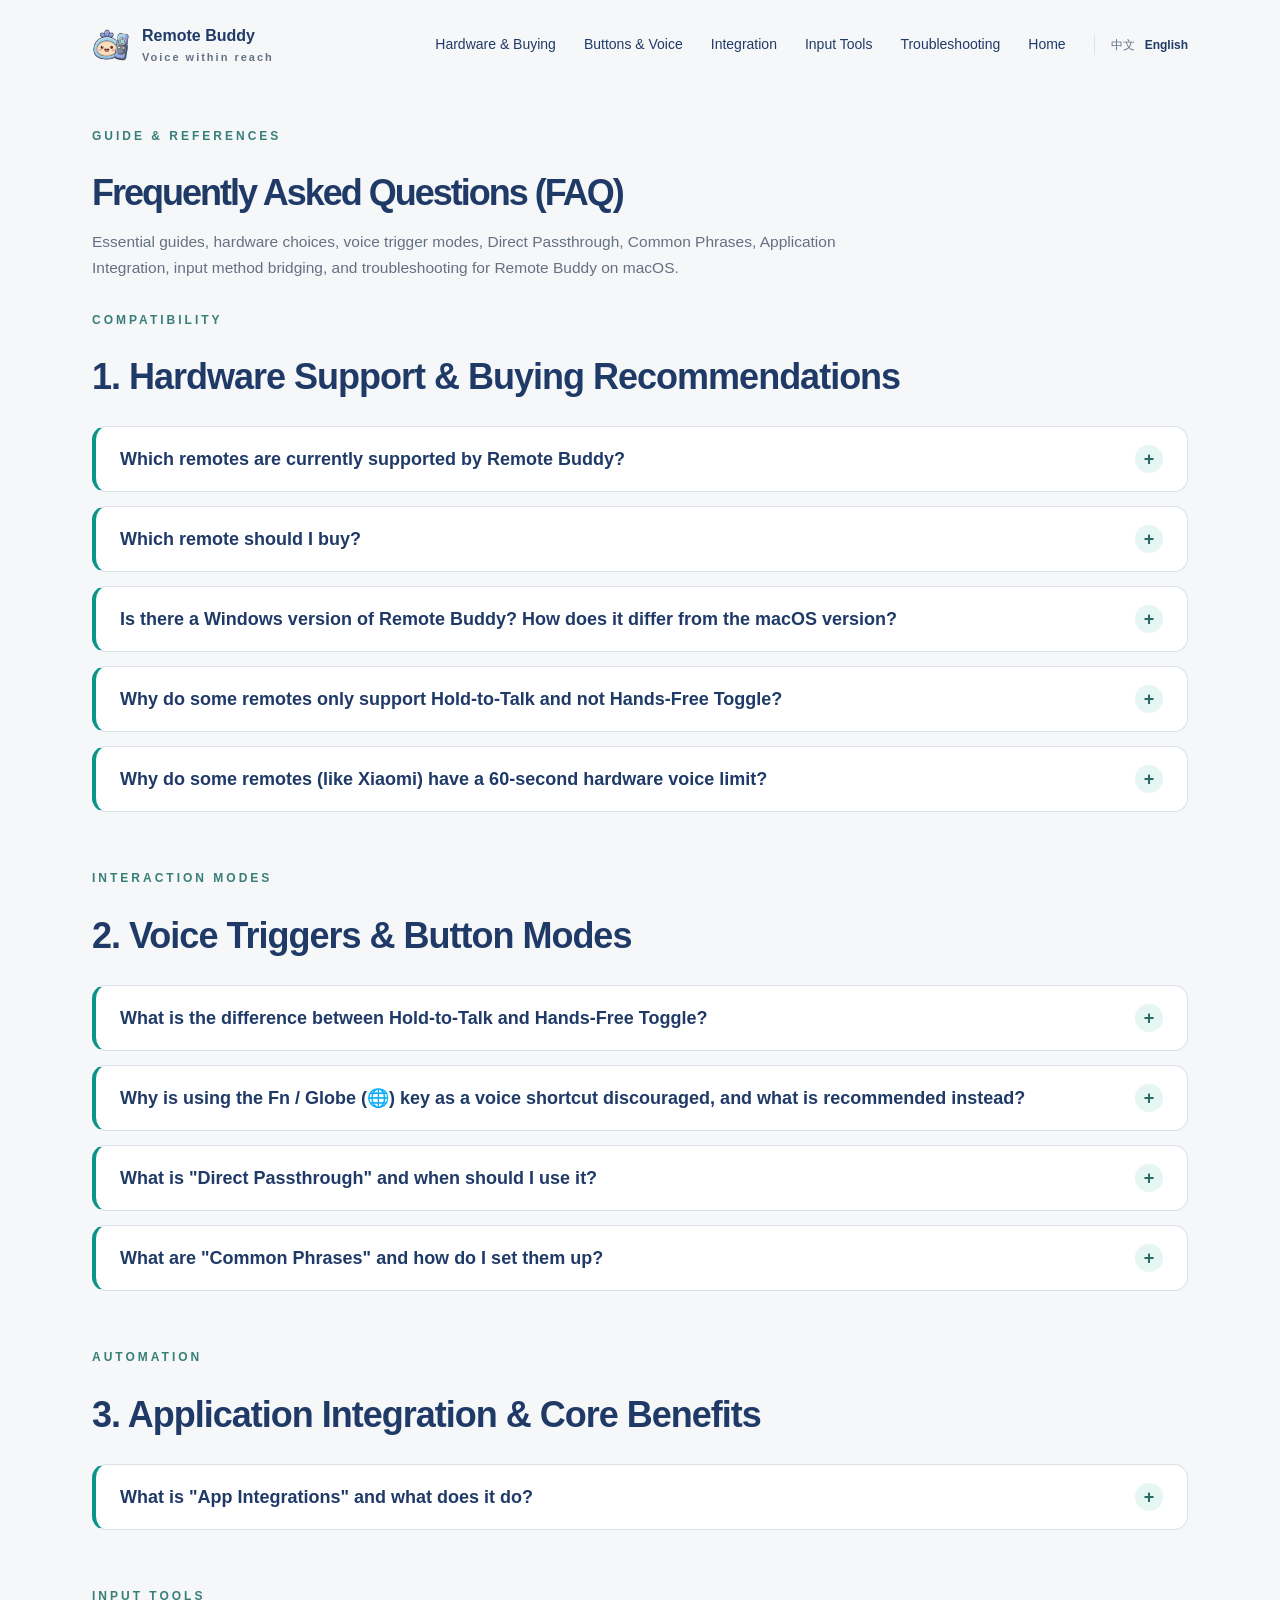
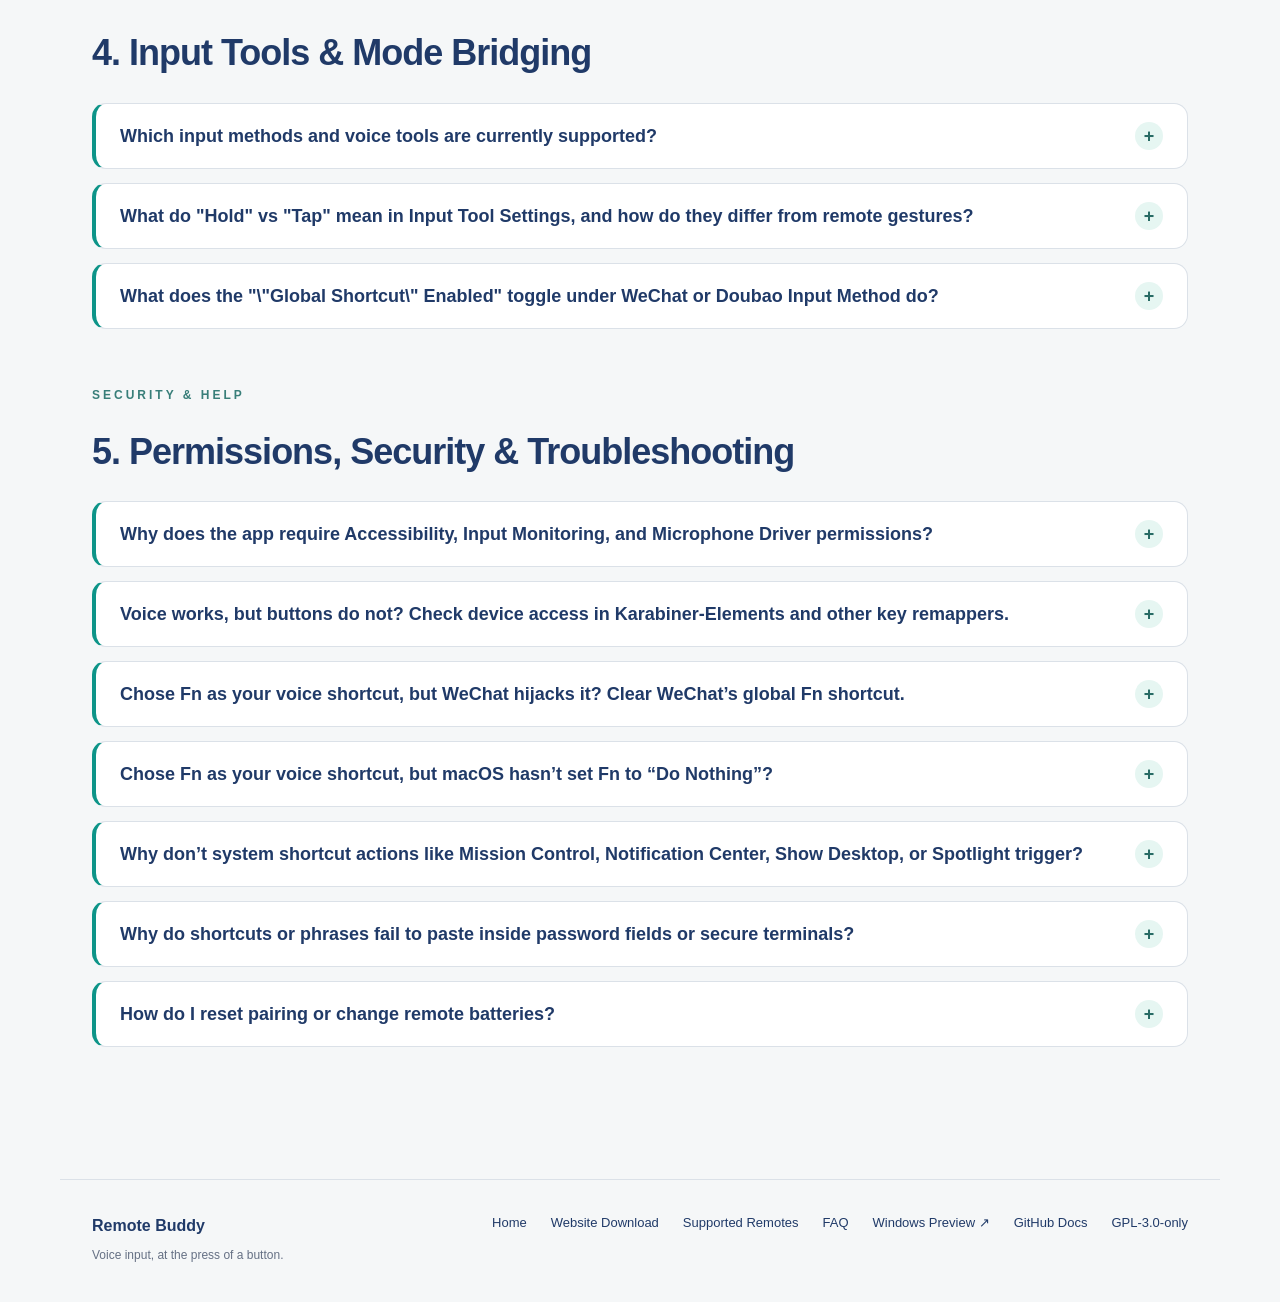
<file: pages/faq_en.html>
<!doctype html>
<html lang="en">
<head>
  <meta charset="utf-8">
  <meta name="viewport" content="width=device-width,initial-scale=1">
  <title>Frequently Asked Questions (FAQ) · Remote Buddy</title>
  <meta name="description" content="Frequently Asked Questions for Remote Buddy on macOS: remote buying recommendations, Hold-to-Talk vs Hands-Free Toggle, 60s hardware limit, Direct Passthrough mode, Common Phrases, Application Integration, input method Hold vs Tap bridging, Fn troubleshooting, and supported tools.">
  <meta name="theme-color" content="#203a68">
  <link rel="canonical" href="https://remote.zfdang.com/faq_en.html">
  <link rel="alternate" hreflang="zh-CN" href="https://remote.zfdang.com/faq.html">
  <link rel="alternate" hreflang="en" href="https://remote.zfdang.com/faq_en.html">
  <link rel="alternate" hreflang="x-default" href="https://remote.zfdang.com/faq.html">
  <link rel="icon" href="assets/app-icon.png">
  <link rel="stylesheet" href="style.css?v=261120faq">
</head>
<body>
<header class="nav wrap device-nav">
  <a class="brand" href="index.en.html"><img src="assets/app-icon.png" alt="" width="38" height="38"><span>Remote Buddy<small>Voice within reach</small></span></a>
  <nav aria-label="Page navigation">
    <a href="#hardware">Hardware &amp; Buying</a>
    <a href="#voice-buttons">Buttons &amp; Voice</a>
    <a href="#integrations">Integration</a>
    <a href="#input-methods">Input Tools</a>
    <a href="#troubleshooting">Troubleshooting</a>
    <a class="nav-home" href="index.en.html">Home</a>
    <span class="language-switch" aria-label="Language"><a href="faq.html" hreflang="zh-CN" lang="zh-CN">中文</a><b aria-current="page">English</b></span>
  </nav>
</header>

<main class="wrap downloads-wrap">
  <div class="downloads-head">
    <p class="eyebrow">GUIDE &amp; REFERENCES</p>
    <h1 class="section-title">Frequently Asked Questions (FAQ)</h1>
    <p class="lead-sub">Essential guides, hardware choices, voice trigger modes, Direct Passthrough, Common Phrases, Application Integration, input method bridging, and troubleshooting for Remote Buddy on macOS.</p>
  </div>

  <!-- 1. Hardware Support & Buying Recommendations -->
  <section class="troubleshooting" id="hardware" aria-labelledby="cat-hardware-title">
    <p class="eyebrow">COMPATIBILITY</p>
    <h2 class="section-title" id="cat-hardware-title">1. Hardware Support &amp; Buying Recommendations</h2>

    <details class="troubleshooting-card">
      <summary><span class="troubleshooting-question">Which remotes are currently supported by Remote Buddy?</span></summary>
      <div class="troubleshooting-body">
        <p>Remote Buddy is not a generic Bluetooth accessory wrapper; it implements specialized driver stacks for vendor-specific audio transfer protocols and HID input reports. Currently verified and supported models include:</p>
        <p><strong>1. Google Chromecast Voice Remote (Model G9N9N): Fully Supported · Best Choice</strong><br>Features real-time voice decoding, automated keep-alive packets (~5-minute continuous recording limit), 14 fully customizable physical keys, and battery percentage reporting. <strong>Important Note:</strong> There are multiple hardware and firmware batches of G9N9N remotes in the market (we have tested 3 known batches so far), and not all batches support full independent 14-button mapping (some non-standard units report 2-key chord codes or fail to stream audio). Please read the <a class="text-link" href="g9n9n-compatibility_en.html">G9N9N Voice &amp; Key Compatibility Guide ↗</a> before purchasing to pick a verified batch.</p>
        <p><strong>2. Xiaomi Bluetooth Voice Remote 2 / 2 Pro (Models RC001 Battery / RC003 Rechargeable): Supported</strong><br>Standard Hold-to-Talk voice input (up to ~60s hardware limit) and customizable button mappings.</p>
        <p><strong>3. T1 Air Mouse Keyboard Voice Remote (T1-Remote): Supported</strong><br>Connects directly via Bluetooth (not 2.4G dongle). Features Hands-Free Toggle, 7 customizable front buttons, plus a ~45-key QWERTY keyboard and 6-axis air mouse on the back.</p>
        <p><strong>4. Planned for future updates:</strong> Google TV Streamer Voice Remote (GY3LE) and Apple Siri Remote (e.g. 3rd Gen A2854) are in active research and not yet production-ready.</p>
        <p><strong>Important Note:</strong> Successful pairing in macOS System Settings does not imply audio or button compatibility. Remotes must use supported BLE audio profiles and HID report formats. For photos and purchasing links, see the <a class="text-link" href="device_en.html">Supported Devices &amp; Buying Guide ↗</a>.</p>
      </div>
    </details>

    <details class="troubleshooting-card">
      <summary><span class="troubleshooting-question">Which remote should I buy?</span></summary>
      <div class="troubleshooting-body">
        <p>Depending on your budget and usage style, we recommend the following options:</p>
        <p><strong>1. Top Pick &amp; Best Value: Google G9N9N (~$2–$5 / ~¥15)</strong><br>Available widely on online marketplaces at very low cost. The voice button sits right below the D-pad navigation ring, making blind thumb operation effortless. It natively supports Smart Toggle (both tap and hold gestures) and bypasses the 60s recording timeout for long dictation. Powered by two standard AAA batteries with excellent standby life. <strong>Note:</strong> Not all G9N9N units behave identically; check the <a class="text-link" href="g9n9n-compatibility_en.html">G9N9N Batch Guide ↗</a> before purchasing to ensure you select a recommended model.</p>
        <p><strong>2. Premium Metal Finish &amp; Rechargeable: Xiaomi Remote 2 Pro (~$10–$15 / ~¥60–¥99)</strong><br>Crafted from brushed aluminum with USB Type-C charging. However, the voice button is located in the upper-right corner (requiring more thumb reach), and voice sessions are capped at 60 seconds by its hardware firmware.</p>
        <p><strong>3. Big-Screen Control, Cursor Navigation &amp; Typing: T1 Air Mouse Remote (~$8 / ~¥50)</strong><br>Combines voice triggering with a full-fledged QWERTY keyboard and 6-axis gyroscope air mouse. Perfect for lounging on a sofa or controlling a presentation display from across the room.</p>
      </div>
    </details>

    <details class="troubleshooting-card">
      <summary><span class="troubleshooting-question">Is there a Windows version of Remote Buddy? How does it differ from the macOS version?</span></summary>
      <div class="troubleshooting-body">
        <p><strong>Yes. Remote Buddy has an independent open-source Windows version, though it is currently in an early preview stage with limited functionality.</strong></p>
        <p>The Windows version is hosted in its own repository: <a class="text-link" href="https://github.com/zfdang/remote-buddy-windows">zfdang/remote-buddy-windows ↗</a>. Key differences include:</p>
        <ol>
          <li><strong>Tech Stack:</strong> The macOS app is written in native Swift / AppKit with deeply tuned CoreAudio and IOHID integration; the Windows app is built on native <strong>C# / .NET 10 LTS (WPF)</strong>, distributed as a self-contained portable zip.</li>
          <li><strong>Virtual Microphone:</strong> The macOS app bundles our own kernel-level <code>Remote Buddy Mic</code> driver with zero external dependencies; the Windows app requires users to independently install the WHQL-certified third-party <a class="text-link" href="https://vb-audio.com/Cable/" target="_blank" rel="noopener">VB-CABLE Driver ↗</a>.</li>
          <li><strong>Remote &amp; Key Support:</strong> macOS fully supports 14 remappable buttons on G9N9N, all buttons on Xiaomi 2 / 2 Pro, and T1. The Windows version is currently verified primarily on the <strong>Xiaomi Remote 2 Pro (RC003)</strong> for voice input and D-pad/OK/Home/Menu/Power keys; <strong>Back and Volume buttons are not supported</strong> under standard Windows BLE GATT channels. G9N9N and other remotes remain in ongoing validation.</li>
          <li><strong>Input Tool Integration:</strong> The Windows version is currently hardware-verified with WeChat Keyboard (configured to <code>Ctrl + F5</code>) and native Windows Dictation (<code>Win + H</code>).</li>
        </ol>
        <p>If you are on Windows and want to try voice typing with a remote, head over to the <a class="text-link" href="https://github.com/zfdang/remote-buddy-windows/releases/latest">Windows Releases Page ↗</a>.</p>
      </div>
    </details>

    <details class="troubleshooting-card">
      <summary><span class="troubleshooting-question">Why do some remotes only support Hold-to-Talk and not Hands-Free Toggle?</span></summary>
      <div class="troubleshooting-body">
        <p><strong>The root cause lies in the hardware circuitry and Bluetooth audio firmware design:</strong></p>
        <p><strong>Hardware-gated Microphone Power (e.g. Xiaomi):</strong> Most remotes manufactured for consumer streaming boxes strictly tie microphone power to the physical button depression. The microphone circuit is only powered on while the button is actively held down by your finger. The moment you release it, the onboard microcontroller immediately cuts microphone power and terminates the BLE audio stream. Because its firmware does not support host-initiated remote mic keep-awake commands, software on the Mac cannot force the remote to continue transmitting audio after release.</p>
        <p><strong>Why changing input tool settings doesn't help:</strong> Some users try setting their input method (e.g. Apple Dictation or WeChat Keyboard) to "Tap to Start / Tap to Stop". While this changes the app's software expectation, it cannot change the physical power cut-off in the remote. Once released, the remote ceases transmitting audio packets, leaving the input tool with silence.</p>
        <p><strong>Which remotes support true Hands-Free Toggle?</strong><br><strong>Google G9N9N:</strong> Implements advanced bidirectional commands. When tapped, Remote Buddy sends BLE control directives to keep the remote's microphone powered (indicated by the solid white LED) until tapped again.<br><strong>T1 Air Mouse Remote:</strong> The factory firmware natively follows a "press once to start streaming, press again to stop" toggle behavior without requiring continuous finger pressure.</p>
      </div>
    </details>

    <details class="troubleshooting-card">
      <summary><span class="troubleshooting-question">Why do some remotes (like Xiaomi) have a 60-second hardware voice limit?</span></summary>
      <div class="troubleshooting-body">
        <p><strong>Firmware Mechanism:</strong> TV remotes manufactured for consumer set-top boxes are designed strictly for searching movies or issuing brief commands. To prevent battery drain when a button is accidentally compressed in couch cushions, the internal microcontroller firmware includes a hard-coded watchdog timer: <strong>audio streaming is forcibly terminated after approximately 60 seconds</strong>. Once this timeout triggers, the hardware stops transmitting packets regardless of host requests until the button is released and pressed again.</p>
        <p><strong>Why G9N9N and T1 do not have this 60s restriction:</strong></p>
        <p>G9N9N and T1 support bidirectional Bluetooth handshakes. Remote Buddy implements an <strong>automated keep-alive packet scheduler</strong> that periodically transmits heartbeat signals to the remote during recording sessions. This prevents firmware sleep triggers, enabling continuous dictation for up to ~5 minutes—ideal for meetings, writing drafts, and lengthy transcriptions.</p>
      </div>
    </details>
  </section>

  <!-- 2. Voice Triggers & Button Modes -->
  <section class="troubleshooting" id="voice-buttons" aria-labelledby="cat-voice-title">
    <p class="eyebrow">INTERACTION MODES</p>
    <h2 class="section-title" id="cat-voice-title">2. Voice Triggers &amp; Button Modes</h2>

    <details class="troubleshooting-card">
      <summary><span class="troubleshooting-question">What is the difference between Hold-to-Talk and Hands-Free Toggle?</span></summary>
      <div class="troubleshooting-body">
        <p>Remote Buddy offers two foundational voice trigger paradigms, plus a hybrid Smart Toggle mode on G9N9N:</p>
        <p><strong>1. Hold to Talk (Walkie-Talkie style):</strong><br>Press and hold the voice button while speaking; release it immediately when done. Audio streaming stops and text is inserted into the active text field. Best for quick chat replies, prompt queries, and fleeting thoughts.</p>
        <p><strong>2. Hands-Free Toggle (Tap to Start / Tap to Stop):</strong><br>Press the button once to begin recording. You can set the remote down, reference notes, or type freely while speaking. Press the button a second time to conclude recording and commit the recognized text. Ideal for long-form dictation and conference remarks.</p>
        <p><strong>3. Smart Toggle (G9N9N Default · Recommended):</strong><br>Intelligently arbitrates based on press duration: releases within 0.7 seconds are treated as Hands-Free Toggle (audio continues until the next tap); holding past 0.7 seconds automatically activates Hold-to-Talk (audio ends immediately upon release). You get both paradigms on a single physical key without configuration switches.</p>
      </div>
    </details>

    <details class="troubleshooting-card">
      <summary><span class="troubleshooting-question">Why is using the Fn / Globe (🌐) key as a voice shortcut discouraged, and what is recommended instead?</span></summary>
      <div class="troubleshooting-body">
        <p><strong>Core Reason: The Fn / Globe (🌐) key is the single most conflict-prone hotkey across macOS and desktop applications.</strong></p>
        <ul>
          <li><strong>Frequent Third-Party App Hijacking:</strong> Popular applications—most notably the WeChat macOS desktop client—frequently register global listeners for the Fn key. When hijacked, pressing the remote voice button sends Fn directly to WeChat instead of your intended voice dictation tool.</li>
          <li><strong>macOS System Interception:</strong> By default, macOS binds the 🌐 key to "Show Emoji &amp; Symbols" or "Change Input Source", causing unexpected popups or input layout switching.</li>
          <li><strong>High Troubleshooting Burden:</strong> Single-key collisions can be subtle and frustrating to diagnose, forcing users to comb through multiple system panes and third-party app settings.</li>
        </ul>
        <p><strong>Strongly Recommended Best Practice:</strong></p>
        <p>Configure both Remote Buddy and your voice input tool to use a <strong>custom multi-modifier shortcut (such as <code>Ctrl (⌃) + Option (⌥) + V</code>)</strong>:</p>
        <p>Multi-modifier combinations provide exceptional global uniqueness and are virtually never claimed by system defaults or everyday software, ensuring reliable, maintenance-free triggering out of the box.</p>
      </div>
    </details>

    <details class="troubleshooting-card">
      <summary><span class="troubleshooting-question">What is "Direct Passthrough" and when should I use it?</span></summary>
      <div class="troubleshooting-body">
        <p><strong>Background:</strong> Regular buttons in Remote Buddy support Single Tap, Double Tap, and Long Press gestures. To differentiate a single tap from a double tap, the software must wait a brief arbitration window before emitting keystrokes; furthermore, default long-press behaviors enter rapid-fire repeating single clicks every 100ms after a 350ms hold delay (software rapid-fire).</p>
        <p><strong>How Direct Passthrough Works:</strong> Direct Passthrough <strong>bypasses all gesture delays, tap arbitrations, and repeat loops</strong>. When a direction key (Up, Down, Left, Right) is pressed, Remote Buddy dispatches an authentic KeyDown event to macOS with zero latency. When your finger releases the button, an authentic KeyUp event is dispatched immediately. It behaves exactly like a real physical keyboard arrow key.</p>
        <p><strong>Primary Use Cases:</strong></p>
        <ol>
          <li><strong>Holding Right Arrow for 2x Video Speed:</strong> In Bilibili, YouTube, and desktop media players, holding down the keyboard right arrow (→) speeds up playback (e.g. 2x or 3x speed), returning to normal speed upon release. In Direct Passthrough mode, holding right direction key performs genuine speed-up seamlessly—eliminating key repeat jumps!</li>
          <li><strong>Smooth Document Navigation &amp; Gaming:</strong> Fine cursor adjustments, continuous smooth page scrolling, and retro emulator direction controls.</li>
          <li><strong>Built-in Safety Watchdog:</strong> Direct Passthrough includes a 60-second safety watchdog. Even in the event of extreme Bluetooth packet loss, it automatically releases stuck keys after timeout, preventing infinite keystroke repetition.</li>
        </ol>
      </div>
    </details>

    <details class="troubleshooting-card">
      <summary><span class="troubleshooting-question">What are "Common Phrases" and how do I set them up?</span></summary>
      <div class="troubleshooting-body">
        <p><strong>Purpose:</strong> Allows one-touch insertion of frequently used static text—such as email addresses, shipping coordinates, customer support templates, terminal commands, or code snippets—without typing or speaking them repeatedly.</p>
        <p><strong>How to Configure:</strong></p>
        <ol>
          <li>Open the <strong>Button Mapping</strong> tab in Remote Buddy and click <strong>"Manage Phrases"</strong> in the bottom right corner (or select "Common Phrases" from the sidebar).</li>
          <li>In the phrase manager, edit phrase text, assign concise labels, and map phrases directly to remote physical keys (directional arrows, OK, and available function keys).</li>
          <li>In Button Mapping, assign any remote button gesture to the <strong>"Common Phrases"</strong> action.</li>
        </ol>
        <p><strong>Usage &amp; Exclusive Handling:</strong> When the phrases shortcut is pressed, a floating panel appears displaying bound phrases for each key. Remote buttons are exclusively captured by the panel—pressing any assigned button immediately inserts the phrase via simulated <code>Command+V</code> into the active text field. Once dismissed, all buttons instantly resume their standard mapping or passthrough actions.</p>
      </div>
    </details>
  </section>

  <!-- 3. Application Integration & Core Benefits -->
  <section class="troubleshooting" id="integrations" aria-labelledby="cat-integrations-title">
    <p class="eyebrow">AUTOMATION</p>
    <h2 class="section-title" id="cat-integrations-title">3. Application Integration &amp; Core Benefits</h2>

    <details class="troubleshooting-card">
      <summary><span class="troubleshooting-question">What is "App Integrations" and what does it do?</span></summary>
      <div class="troubleshooting-body">
        <p><strong>Core Purpose:</strong> "App Integrations" automatically <strong>focuses the conversation input text box when a supported application is already your active frontmost window</strong>, preventing dropped text when cursor focus is absent.</p>
        <p><strong>Use Cases &amp; How It Works:</strong></p>
        <ul>
          <li><strong>Solves Missing Focus Without Reaching for the Mouse:</strong> When using apps like WeChat, ChatGPT, Antigravity, Claude, DeepSeek, or WorkBuddy, you often scroll through conversation history or click elsewhere, leaving the text box unselected. Without App Integrations, speaking into your remote would fail to insert text because no text box has focus.</li>
          <li><strong>Automatic Intelligent Focusing:</strong> When integration is enabled for an app, pressing the remote voice button prompts Remote Buddy to inspect the window's Accessibility hierarchy and automatically focus its primary message input box. If a text field is already focused, Remote Buddy preserves your current selection.</li>
        </ul>
      </div>
    </details>
  </section>

  <!-- 4. Supported Input Methods & Mode Bridging -->
  <section class="troubleshooting" id="input-methods" aria-labelledby="cat-input-title">
    <p class="eyebrow">INPUT TOOLS</p>
    <h2 class="section-title" id="cat-input-title">4. Input Tools &amp; Mode Bridging</h2>

    <details class="troubleshooting-card">
      <summary><span class="troubleshooting-question">Which input methods and voice tools are currently supported?</span></summary>
      <div class="troubleshooting-body">
        <p>Remote Buddy is inherently compatible with any macOS software that supports <strong>global shortcut triggering</strong> and allows selecting an audio input microphone. Officially integrated tools (ordered as supported in the app) include:</p>
        <p><strong>1. WeChat Input Method (WeType):</strong> Send remote voice to WeType. Tencent's official input method, featuring configurable voice hotkeys and "Global shortcut" support for instant triggering without switching input sources.</p>
        <p><strong>2. Doubao Input Method:</strong> Send remote voice to Doubao. ByteDance's AI voice typing tool with high recognition accuracy, LLM text polishing, and "Global voice activation".</p>
        <p><strong>3. Tencent Chatterfly:</strong> Hold to talk and release to finish in Tencent Chatterfly using its global voice shortcut.</p>
        <p><strong>4. Voice Buddy: Companion Offline AI Tool</strong><br>Local, offline AI voice input and text polishing. Our native tool running 100% locally on Apple Silicon Neural Engine with zero data transmission, millisecond latency, and intelligent punctuation.</p>
        <p><strong>5. NetEase Bageshuo:</strong> NetEase AI voice dictation with real-time transcription and smart text polish.</p>
        <p><strong>6. Typeless:</strong> Use voice typing in Typeless. Modern, clean, cross-platform voice typing companion.</p>
        <p><strong>7. macOS Dictation: Built-in &amp; Zero-Install</strong><br>Use built-in Dictation without installing a third-party app. Runs on-device on Apple Silicon Macs. Default hotkey is pressing Fn twice.</p>
        <p><strong>8. Other Voice Apps:</strong> Test in your favorite voice typing app. Any third-party software that allows setting a global voice hotkey and selecting an input microphone can be used.</p>
        <p><strong>Universal Setup Rule:</strong> In your voice tool or macOS Sound settings, select <code>Remote Buddy Mic</code> as the input device, and set the tool's trigger hotkey in Remote Buddy's setup wizard!</p>
      </div>
    </details>

    <details class="troubleshooting-card">
      <summary><span class="troubleshooting-question">What do "Hold" vs "Tap" mean in Input Tool Settings, and how do they differ from remote gestures?</span></summary>
      <div class="troubleshooting-body">
        <p>It is easy to conflate <strong>remote hardware gestures</strong> with <strong>input tool trigger modes</strong>. In reality, they are two completely decoupled layers, and <strong>Remote Buddy acts as an intelligent bidirectional translation bridge between them</strong>:</p>
        <p><strong>The Core Difference:</strong><br>
        1. <strong>Remote Hardware Gestures (Hold vs Tap):</strong> Describes how your fingers physically interact with the handheld remote (whether you prefer walkie-talkie style Hold-to-Talk, or hands-free Tap-to-Start / Tap-to-Stop).<br>
        2. <strong>Input Tool Trigger Modes (Hold vs Tap):</strong> Refers strictly to the <strong>hotkey protocol expected by the dictation app itself</strong>.</p>
        <p><strong>How Remote Buddy Performs Bidirectional Conversions (With Concrete Examples):</strong></p>
        <ul>
          <li><strong>Example 1: Remote is in Hands-Free Tap mode, but the input tool only supports Hold mode:</strong><br>
          <em>Conversion mechanism:</em> When you tap the remote voice button once, Remote Buddy sends a synthetic hotkey <code>KeyDown</code> (hold down without releasing) to macOS. The input tool perceives a held shortcut and starts recording while your hands are completely free. When you finish speaking and tap the remote again, Remote Buddy sends a synthetic <code>KeyUp</code> (release). The input tool receives the release event, terminates recording, and inserts the transcribed text.</li>
          <li><strong>Example 2: Remote only supports Hold mode (e.g. Xiaomi), but the input tool only supports Tap mode (e.g. Apple Dictation):</strong><br>
          <em>Conversion mechanism:</em> When you press and hold the remote voice button, Remote Buddy sends a complete keystroke pulse (<code>KeyDown + KeyUp</code>) to start the input tool. When you release your finger from the remote, Remote Buddy detects the physical release and automatically sends a second complete keystroke pulse (<code>KeyDown + KeyUp</code>) to stop the input tool and finalize transcription.</li>
        </ul>
        <p><strong>Our Recommended Best Practice: Always set your input tool to "Hold Mode" (Hold to Talk)!</strong></p>
        <p>In input tools that let you choose how hotkeys behave (such as Doubao, WeChat Keyboard, or Voice Buddy), <strong>we strongly recommend configuring the input tool to "Hold Mode"</strong>:</p>
        <ol>
          <li><strong>Rock-Solid State Certainty (Never Invert or De-sync):</strong> Tap mode relies on toggles—the exact same shortcut starts recording on one press and stops on the next. If the input tool ever lags or loses focus, a missed keystroke causes state inversion (starting when you intended to stop). In contrast, Hold mode uses deterministic levels: <code>KeyDown</code> unequivocally means "record now", and <code>KeyUp</code> unequivocally means "stop and commit". It is mathematically immune to toggle de-sync.</li>
          <li><strong>Total Remote Freedom:</strong> With the input tool in Hold mode, you can use whatever remote gesture you prefer—Hold-to-Talk, Hands-Free Toggle, or G9N9N's Smart Toggle. Remote Buddy faithfully maintains the synthetic KeyDown/KeyUp state under the hood for maximum reliability.</li>
        </ol>
        <p><strong>Takeaway Tip:</strong> Set your input tool software to "Hold Mode" (Hold to Talk), leave Remote Buddy's default setting as <strong>"Tap mode: Off"</strong> (do not enable the Tap mode toggle in the wizard), and then hold or tap your physical remote however you please—Remote Buddy handles the translation seamlessly!</p>
      </div>
    </details>

    <details class="troubleshooting-card">
      <summary><span class="troubleshooting-question">What does the "\"Global Shortcut\" Enabled" toggle under WeChat or Doubao Input Method do?</span></summary>
      <div class="troubleshooting-body">
        <p><strong>Background &amp; Default Behavior:</strong> Both WeChat Input Method and Doubao Input Method register as macOS Input Sources. By default, if you are currently using the default ABC (English) layout or another input method, Remote Buddy proactively calls the macOS Text Input Services (TIS) API to switch the active input source to WeChat/Doubao upon pressing the voice button to ensure dictation can be triggered.</p>
        <p><strong>Why Was This Option Introduced?</strong><br>
        In focus-sensitive applications—such as <strong>Antigravity, VS Code, terminal emulators, or code editors</strong>—system-level input source switching can occasionally cause the active text cursor to <strong>lose focus</strong> or introduce a brief UI stutter.<br>
        Fortunately, both modern input methods have their own native background daemon capable of intercepting hotkeys system-wide:
        </p>
        <ul>
          <li><strong>WeChat Input Method:</strong> Supports "Global shortcut" (快捷键全局生效) in its preferences.</li>
          <li><strong>Doubao Input Method:</strong> Supports "Global voice activation" (全局唤起语音) in its preferences.</li>
        </ul>
        <p><strong>What This Toggle Does:</strong></p>
        <ol>
          <li><strong>Bypasses Input Source Switching to Prevent Focus Loss:</strong> When enabled in Remote Buddy's "Input Tools" settings, Buddy <strong>completely skips proactive macOS input source switching</strong> and dispatches the voice hotkey directly. This permanently eliminates cursor focus loss in Antigravity, VS Code, and similar editors.</li>
          <li><strong>Zero-Latency Instant Trigger:</strong> Removing the macOS input source switch reduces latency, making speech recognition start immediately without hitching.</li>
        </ol>
        <p><strong>Important Prerequisite:</strong><br>
        Before enabling this option in Remote Buddy, <strong>make sure the corresponding global feature is enabled in your input tool's own preferences</strong>:<br>
        • <strong>WeChat Input Method:</strong> Open WeChat Keyboard Preferences → Shortcuts → check <strong>"Global shortcut"</strong>.<br>
        • <strong>Doubao Input Method:</strong> Open Doubao Preferences → Voice Input → enable <strong>"Global voice activation"</strong>.<br>
        <em>Note: If the input method's internal global daemon is turned off, enabling this bypass toggle in Remote Buddy may prevent voice invocation when typing in an English (ABC) layout.</em>
        </p>
      </div>
    </details>
  </section>

  <!-- 5. Permissions, Security & Troubleshooting -->
  <section class="troubleshooting" id="troubleshooting" aria-labelledby="cat-troubleshooting-title">
    <p class="eyebrow">SECURITY &amp; HELP</p>
    <h2 class="section-title" id="cat-troubleshooting-title">5. Permissions, Security &amp; Troubleshooting</h2>

    <details class="troubleshooting-card">
      <summary><span class="troubleshooting-question">Why does the app require Accessibility, Input Monitoring, and Microphone Driver permissions?</span></summary>
      <div class="troubleshooting-body">
        <p><strong>Privacy Commitment: Remote Buddy operates 100% locally with zero telemetry, zero analytics, and zero audio archiving. Both the app and its driver are fully open-source under GPL-3.0-only on GitHub.</strong></p>
        <p>Each system permission serves a dedicated purpose:</p>
        <ul>
          <li><strong>CoreAudio Driver (Remote Buddy Mic):</strong> A system-level virtual audio driver. When the remote sends raw compressed Bluetooth audio, Remote Buddy decodes it into 16kHz PCM audio and feeds it to this driver, presenting your remote as a standard studio microphone to macOS.</li>
          <li><strong>Accessibility:</strong> Required to synthesize keypresses, render the floating phrases wheel, and inspect window accessibility trees for input focus.</li>
          <li><strong>Input Monitoring:</strong> Allows the app to capture hardware HID events from backgrounded remotes reliably.</li>
        </ul>
      </div>
    </details>

    <details class="troubleshooting-card">
      <summary><span class="troubleshooting-question">Voice works, but buttons do not? Check device access in Karabiner-Elements and other key remappers.</span></summary>
      <div class="troubleshooting-body">
        <p>A remapper can take exclusive access to the remote, preventing Buddy from receiving its buttons. Ordinary buttons may stop performing their assigned actions while Bluetooth or voice input still works. For Xiaomi remotes, the defaults are: Home switches apps, TV plays or pauses media, Power sends Backspace, and Back sends Escape.</p>
        <ol>
          <li>Open <strong>Devices</strong> in Karabiner-Elements and find your remote, such as the Xiaomi Bluetooth Voice Remote.</li>
          <li>Turn off <strong>Modify events for that remote</strong> so Buddy can handle it. Keep your other keyboard settings.</li>
          <li>Reconnect the remote or restart Buddy, check its status in Button Mapping, and test the home, TV, power, and back buttons.</li>
        </ol>
        <p>If Buddy still reports that another input tool owns the device, restart Karabiner-Elements and try again. Also check Buddy’s Input Monitoring and Accessibility permissions.</p>
        <a class="text-link" href="https://karabiner-elements.pqrs.org/docs/manual/configuration/configure-devices/">Karabiner’s official device settings guide ↗</a>
      </div>
    </details>

    <details class="troubleshooting-card">
      <summary><span class="troubleshooting-question">Chose Fn as your voice shortcut, but WeChat hijacks it? Clear WeChat’s global Fn shortcut.</span></summary>
      <div class="troubleshooting-body">
        <p>The WeChat macOS desktop app can register <strong>Fn</strong> as a global shortcut (such as global voice input or another hotkey). While WeChat holds that global shortcut, pressing your remote’s voice button sends <strong>Fn</strong> to WeChat instead of your chosen input tool (Doubao, WeType, Tencent Chatterfly, Typeless, etc.).</p>
        <ol>
          <li>Open the <strong>WeChat desktop app → Settings → Shortcuts</strong>.</li>
          <li>Check whether any global shortcut—especially a voice shortcut—is bound to <strong>Fn</strong> (or the <strong>🌐 Globe key</strong>).</li>
          <li>If it conflicts, reassign or <strong>clear only the conflicting Fn shortcut</strong> (you can leave all other WeChat shortcuts as-is).</li>
          <li>Return to your input tool or Buddy’s Voice Test step and press the remote voice button again.</li>
        </ol>
        <p>If you prefer to keep WeChat’s Fn binding, switch Buddy’s voice shortcut in <strong>Input Tools → Voice Shortcut</strong> to another combination such as <strong>Ctrl (⌃) + Option (⌥) + V</strong>.</p>
      </div>
    </details>

    <details class="troubleshooting-card">
      <summary><span class="troubleshooting-question">Chose Fn as your voice shortcut, but macOS hasn’t set Fn to “Do Nothing”?</span></summary>
      <div class="troubleshooting-body">
        <p>When using <strong>Fn/Globe</strong> with a third-party voice tool, pressing the remote button may pop up the Emoji &amp; Symbols picker, switch keyboard layouts, or trigger system Dictation instead if macOS intercepts the Globe key at the system level.</p>
        <ol>
          <li>Open <strong>System Settings → Keyboard</strong> on your Mac.</li>
          <li>Locate <strong>Press 🌐 key to</strong> and change it to <strong>Do Nothing</strong>.</li>
          <li>Once set to Do Nothing, macOS passes Fn events cleanly to your third-party voice tool.</li>
        </ol>
        <p>Note: If you selected <strong>macOS Dictation</strong> as your input tool, keep the system 🌐 key active and set <strong>Dictation → Shortcut</strong> to <strong>Press 🌐 key twice</strong> as shown in the Setup Wizard.</p>
      </div>
    </details>

    <details class="troubleshooting-card" id="system-shortcuts">
      <summary><span class="troubleshooting-question">Why don’t system shortcut actions like Mission Control, Notification Center, Show Desktop, or Spotlight trigger?</span></summary>
      <div class="troubleshooting-body">
        <p><strong>How It Works:</strong> System &amp; Media presets in Remote Buddy—such as Mission Control (<code>⌃↑</code>), Notification Center (<code>fn N</code>), Show Desktop (<code>fn F11</code>), Previous/Next Space (<code>⌃←</code> / <code>⌃→</code>), Spotlight (<code>⌘Space</code>), Screenshot (<code>⇧⌘5</code>)—as well as chords added via Custom Shortcut, <strong>simply synthesize standard macOS keyboard shortcuts rather than calling private system APIs</strong>.</p>
        <p>Because of this, whether an action triggers depends directly on your macOS Keyboard Shortcuts configuration:</p>
        <ol>
          <li><strong>Check the actual shortcut toggles in macOS:</strong><br>
          Open <strong>System Settings → Keyboard → Keyboard Shortcuts… → Mission Control</strong> (and related categories such as Spotlight or Screenshots). Verify that the corresponding shortcut is <strong>checked/enabled</strong> and still matches the key combination (for example, <code>Mission Control → ⌃↑</code>, <code>Application windows → ⌃↓</code>, <code>Show Desktop → F11</code>).</li>
          <li><strong>Do not confuse behavior settings with shortcut settings:</strong><br>
          In modern macOS, <strong>System Settings → Desktop &amp; Dock → Mission Control</strong> only controls window grouping and Spaces behavior—it does <strong>not</strong> enable or configure keyboard shortcuts. Shortcut bindings are managed exclusively under <strong>Keyboard → Keyboard Shortcuts…</strong>.</li>
          <li><strong>Multi-input-source conflict on Spotlight (⌘Space):</strong><br>
          On Macs with multiple input sources enabled, <code>⌘Space</code> may be assigned to “Select the previous input source” instead of Spotlight. Verify or adjust the assignment under Keyboard Shortcuts → Spotlight / Input Sources.</li>
          <li><strong>Using custom macOS shortcuts instead of defaults?</strong><br>
          If you prefer non-default system shortcuts, select <strong>Custom Shortcut</strong> in Remote Buddy’s Button Mapping editor and pick your exact system key combination using the built-in virtual keyboard.</li>
        </ol>
        <a class="text-link" href="https://support.apple.com/en-us/102650">Apple Mac Keyboard Shortcuts Reference ↗</a>
      </div>
    </details>

    <details class="troubleshooting-card">
      <summary><span class="troubleshooting-question">Why do shortcuts or phrases fail to paste inside password fields or secure terminals?</span></summary>
      <div class="troubleshooting-body">
        <p><strong>This is standard macOS kernel-level protection, not a bug.</strong></p>
        <p>macOS enforces <strong>Secure Input Mode</strong> whenever focus is positioned within password fields, Keychain prompts, credential vaults (such as 1Password or Bitwarden), or hardened terminal sessions. In this mode, macOS kernel blocks third-party background applications from monitoring keystrokes or automating synthetic keyboard inputs to protect passwords against keyloggers.</p>
        <p>As soon as you tab away or switch to normal text fields, all shortcuts and phrase paste operations resume immediately.</p>
      </div>
    </details>

    <details class="troubleshooting-card">
      <summary><span class="troubleshooting-question">How do I reset pairing or change remote batteries?</span></summary>
      <div class="troubleshooting-body">
        <p>To reconnect across different computers or clear bluetooth connection glitches:</p>
        <ol>
          <li><strong>Google G9N9N:</strong>
            <ul>
              <li><strong>Pairing Broadcast:</strong> Press and hold both the <strong>Back</strong> and <strong>Home</strong> buttons for ~3 seconds until the bottom white indicator LED pulses slowly. Forget the remote in macOS Bluetooth settings and re-pair.</li>
              <li><strong>Factory Hard Reset:</strong> If Bluetooth becomes unresponsive, remove both AAA batteries, <strong>press and hold the Home button</strong> while reinserting the batteries, and keep holding until the LED pulses. The remote resets completely and enters pairing mode. (Note: The G9N9N remote itself has <strong>no</strong> physical pairing buttons; do not confuse it with the button on the Chromecast streaming dongle).</li>
            </ul>
          </li>
          <li><strong>Xiaomi Remote 2 / 2 Pro (RC001 / RC003):</strong>
            <ul>
              <li><strong>Pairing Broadcast:</strong> Hold the remote close to your Mac (10–20 cm) and press and hold both <strong>"Home"</strong> and <strong>"Menu"</strong> buttons for 3–5 seconds until the LED flashes rapidly (or a beep sounds). Pair via macOS Bluetooth settings.</li>
              <li><strong>Reset / Clear Binding:</strong> Forget the device in the previous host's Bluetooth settings. On RC001, remove the AAA batteries to power-cycle; on 2 Pro, connect a USB-C cable to wake and reset.</li>
            </ul>
          </li>
          <li><strong>T1 Air Mouse Remote (T1-Remote):</strong>
            <ul>
              <li><strong>Direct Bluetooth Pairing:</strong> Press and hold both <strong>Home</strong> and <strong>Back</strong> buttons until the LED transitions from rapid flashing to a <strong>slow pulse</strong>. Connect directly to <code>T1-Remote</code> in macOS Bluetooth settings (do not use the 2.4 GHz USB receiver).</li>
              <li><strong>Power Cycle:</strong> Remove the battery for a few seconds (or plug in USB-C on rechargeable variants) and re-pair using <code>Home + Back</code>.</li>
            </ul>
          </li>
        </ol>
      </div>
    </details>
  </section>
</main>

<footer class="wrap">
  <div><strong>Remote Buddy</strong><p>Voice input, at the press of a button.</p></div>
  <div class="footer-links">
    <a href="index.en.html">Home</a>
    <a href="downloads/index.en.html">Website Download</a>
    <a href="device_en.html">Supported Remotes</a>
    <a href="faq_en.html">FAQ</a>
    <a href="https://github.com/zfdang/remote-buddy-windows">Windows Preview ↗</a>
    <a href="https://github.com/zfdang/remote-buddy/blob/main/README.en.md">GitHub Docs</a>
    <a href="https://github.com/zfdang/remote-buddy/blob/main/LICENSE">GPL-3.0-only</a>
  </div>
</footer>
</body>
</html>
</file>
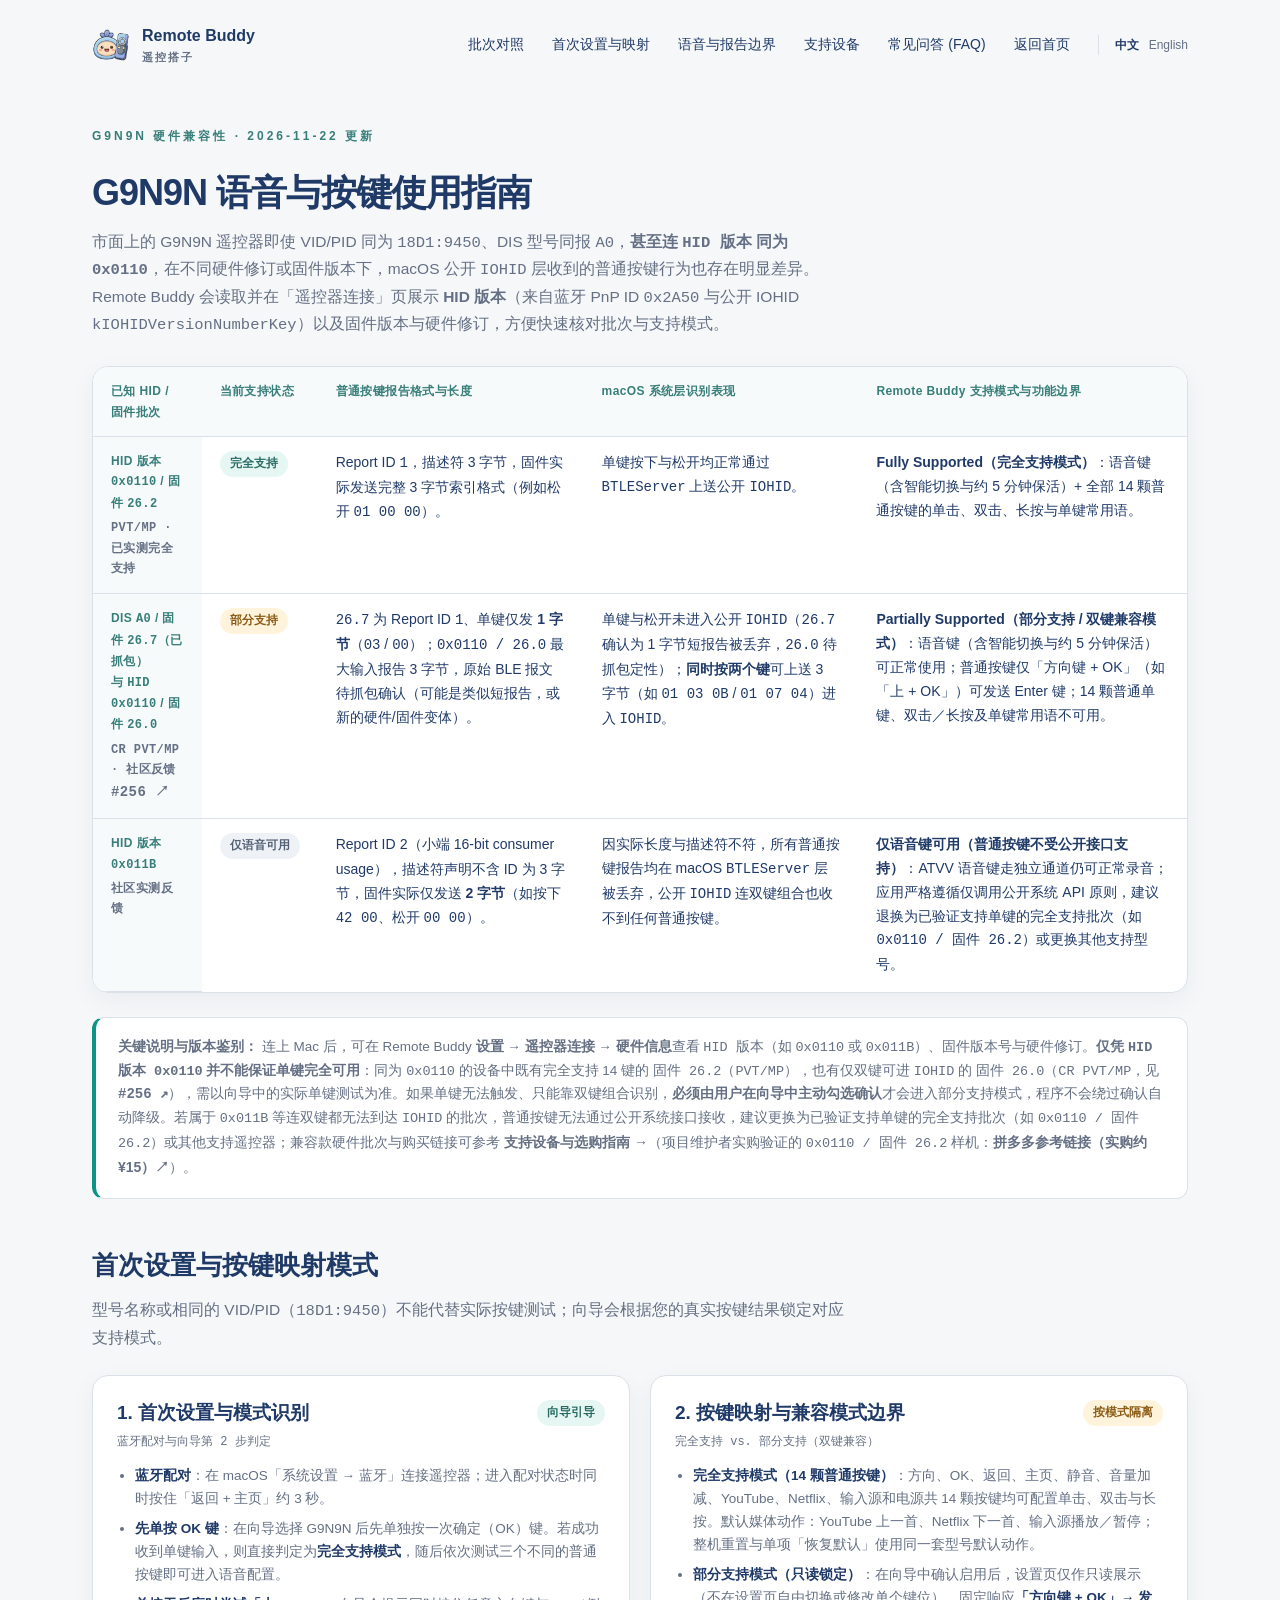
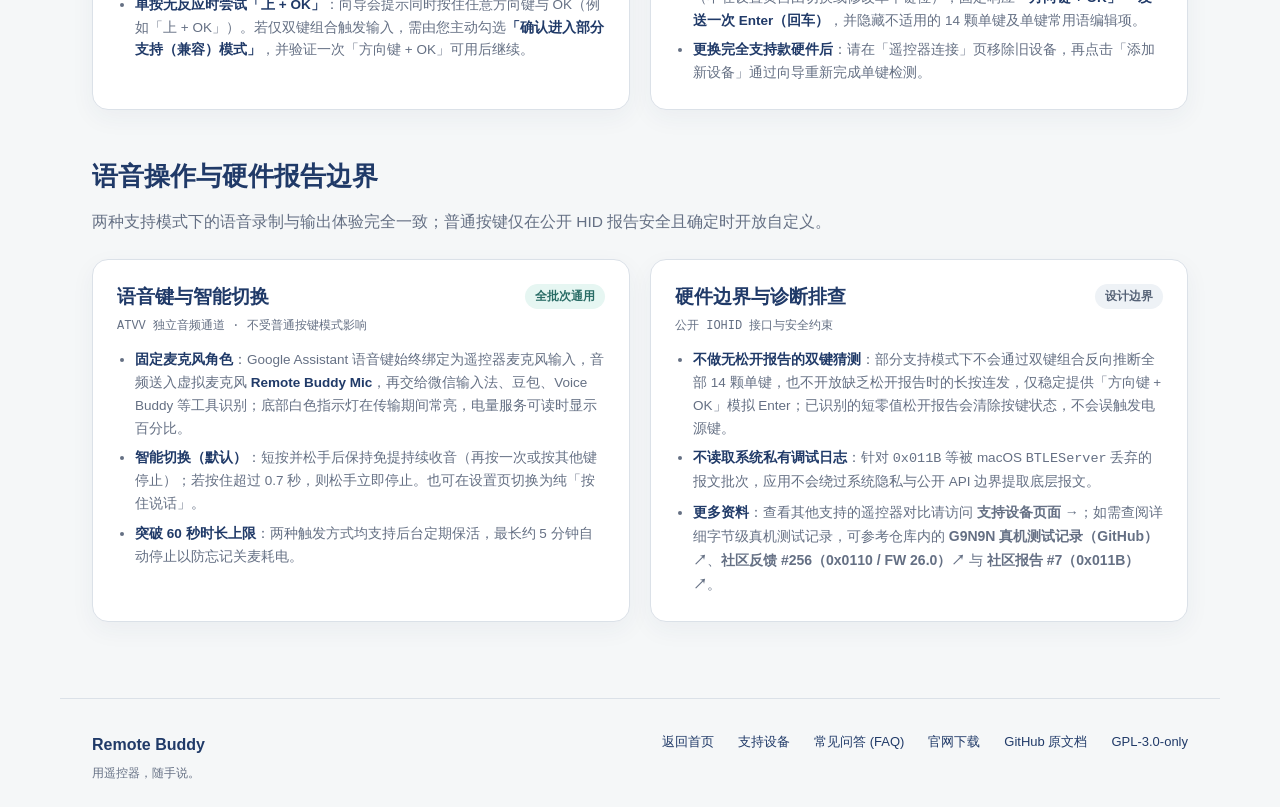
<file: pages/g9n9n-compatibility.html>
<!doctype html>
<html lang="zh-CN">
<head>
  <meta charset="utf-8">
  <meta name="viewport" content="width=device-width,initial-scale=1">
  <title>G9N9N 语音与按键兼容性指南 · Remote Buddy 遥控搭子</title>
  <meta name="description" content="查看 Google Chromecast Voice Remote（G9N9N）三类已知 HID / 固件批次在 macOS 下的表现、支持模式边界、首次向导设置与按键映射说明。">
  <meta name="theme-color" content="#203a68">
  <link rel="canonical" href="https://remote.zfdang.com/g9n9n-compatibility.html">
  <link rel="alternate" hreflang="zh-CN" href="https://remote.zfdang.com/g9n9n-compatibility.html">
  <link rel="alternate" hreflang="en" href="https://remote.zfdang.com/g9n9n-compatibility_en.html">
  <link rel="alternate" hreflang="x-default" href="https://remote.zfdang.com/g9n9n-compatibility.html">
  <link rel="icon" href="assets/app-icon.png">
  <link rel="stylesheet" href="style.css?v=261116g9">
</head>
<body>
<header class="nav wrap device-nav">
  <a class="brand" href="index.html"><img src="assets/app-icon.png" alt="" width="38" height="38"><span>Remote Buddy<small>遥控搭子</small></span></a>
  <nav aria-label="页面导航">
    <a href="#batches">批次对照</a>
    <a href="#setup-and-modes">首次设置与映射</a>
    <a href="#voice-and-boundaries">语音与报告边界</a>
    <a href="device.html">支持设备</a>
    <a href="faq.html">常见问答 (FAQ)</a>
    <a class="nav-home" href="index.html">返回首页</a>
    <span class="language-switch" aria-label="语言"><b aria-current="page">中文</b><a href="g9n9n-compatibility_en.html" lang="en">English</a></span>
  </nav>
</header>

<main class="wrap downloads-wrap">
  <section id="batches" aria-labelledby="batches-title">
    <div class="downloads-head">
      <p class="eyebrow">G9N9N 硬件兼容性 · 2026-11-22 更新</p>
      <h1 class="section-title" id="batches-title">G9N9N 语音与按键使用指南</h1>
      <p class="lead-sub">市面上的 G9N9N 遥控器即使 VID/PID 同为 <code>18D1:9450</code>、DIS 型号同报 <code>A0</code>，<strong>甚至连 <code>HID 版本</code> 同为 <code>0x0110</code></strong>，在不同硬件修订或固件版本下，macOS 公开 <code>IOHID</code> 层收到的普通按键行为也存在明显差异。Remote Buddy 会读取并在「遥控器连接」页展示 <strong>HID 版本</strong>（来自蓝牙 PnP ID <code>0x2A50</code> 与公开 IOHID <code>kIOHIDVersionNumberKey</code>）以及固件版本与硬件修订，方便快速核对批次与支持模式。</p>
    </div>

    <div class="devices-table-wrap" tabindex="0" role="region" aria-labelledby="batches-title">
      <table class="devices-table">
        <thead>
          <tr>
            <th scope="col">已知 HID / 固件批次</th>
            <th scope="col">当前支持状态</th>
            <th scope="col">普通按键报告格式与长度</th>
            <th scope="col">macOS 系统层识别表现</th>
            <th scope="col">Remote Buddy 支持模式与功能边界</th>
          </tr>
        </thead>
        <tbody>
          <tr>
            <th scope="row"><strong>HID 版本 <code>0x0110</code> / 固件 <code>26.2</code></strong><br><span class="device-model-code">PVT/MP · 已实测完全支持</span></th>
            <td><span class="device-status is-supported">完全支持</span></td>
            <td>Report ID <code>1</code>，描述符 3 字节，固件实际发送完整 3 字节索引格式（例如松开 <code>01 00 00</code>）。</td>
            <td>单键按下与松开均正常通过 <code>BTLEServer</code> 上送公开 <code>IOHID</code>。</td>
            <td><strong>Fully Supported（完全支持模式）</strong>：语音键（含智能切换与约 5 分钟保活）+ 全部 14 颗普通按键的单击、双击、长按与单键常用语。</td>
          </tr>
          <tr>
            <th scope="row"><strong>DIS <code>A0</code> / 固件 <code>26.7</code>（已抓包）<br>与 <code>HID 0x0110</code> / 固件 <code>26.0</code></strong><br><span class="device-model-code">CR PVT/MP · 社区反馈 <a class="text-link" href="https://github.com/zfdang/remote-buddy/issues/256">#256 ↗</a></span></th>
            <td><span class="device-status is-partial">部分支持</span></td>
            <td><code>26.7</code> 为 Report ID <code>1</code>、单键仅发 <strong>1 字节</strong>（<code>03</code> / <code>00</code>）；<code>0x0110 / 26.0</code> 最大输入报告 3 字节，原始 BLE 报文待抓包确认（可能是类似短报告，或新的硬件/固件变体）。</td>
            <td>单键与松开未进入公开 <code>IOHID</code>（<code>26.7</code> 确认为 1 字节短报告被丢弃，<code>26.0</code> 待抓包定性）；<strong>同时按两个键</strong>可上送 3 字节（如 <code>01 03 0B</code> / <code>01 07 04</code>）进入 <code>IOHID</code>。</td>
            <td><strong>Partially Supported（部分支持 / 双键兼容模式）</strong>：语音键（含智能切换与约 5 分钟保活）可正常使用；普通按键仅「方向键 + OK」（如「上 + OK」）可发送 Enter 键；14 颗普通单键、双击／长按及单键常用语不可用。</td>
          </tr>
          <tr>
            <th scope="row"><strong>HID 版本 <code>0x011B</code></strong><br><span class="device-model-code">社区实测反馈</span></th>
            <td><span class="device-status is-planned">仅语音可用</span></td>
            <td>Report ID <code>2</code>（小端 16-bit consumer usage），描述符声明不含 ID 为 3 字节，固件实际仅发送 <strong>2 字节</strong>（如按下 <code>42 00</code>、松开 <code>00 00</code>）。</td>
            <td>因实际长度与描述符不符，所有普通按键报告均在 macOS <code>BTLEServer</code> 层被丢弃，公开 <code>IOHID</code> 连双键组合也收不到任何普通按键。</td>
            <td><strong>仅语音键可用（普通按键不受公开接口支持）</strong>：ATVV 语音键走独立通道仍可正常录音；应用严格遵循仅调用公开系统 API 原则，建议退换为已验证支持单键的完全支持批次（如 <code>0x0110 / 固件 26.2</code>）或更换其他支持型号。</td>
          </tr>
        </tbody>
      </table>
    </div>

    <div class="download-note" id="notice">
      <strong>关键说明与版本鉴别：</strong>
      连上 Mac 后，可在 Remote Buddy <strong>设置 → 遥控器连接 → 硬件信息</strong>查看 <code>HID 版本</code>（如 <code>0x0110</code> 或 <code>0x011B</code>）、固件版本号与硬件修订。<strong>仅凭 <code>HID 版本 0x0110</code> 并不能保证单键完全可用</strong>：同为 <code>0x0110</code> 的设备中既有完全支持 14 键的 <code>固件 26.2（PVT/MP）</code>，也有仅双键可进 <code>IOHID</code> 的 <code>固件 26.0（CR PVT/MP，见 <a class="text-link" href="https://github.com/zfdang/remote-buddy/issues/256">#256 ↗</a>）</code>，需以向导中的实际单键测试为准。如果单键无法触发、只能靠双键组合识别，<strong>必须由用户在向导中主动勾选确认</strong>才会进入部分支持模式，程序不会绕过确认自动降级。若属于 <code>0x011B</code> 等连双键都无法到达 <code>IOHID</code> 的批次，普通按键无法通过公开系统接口接收，建议更换为已验证支持单键的完全支持批次（如 <code>0x0110 / 固件 26.2</code>）或其他支持遥控器；兼容款硬件批次与购买链接可参考 <a class="text-link" href="device.html">支持设备与选购指南 →</a>（项目维护者实购验证的 <code>0x0110 / 固件 26.2</code> 样机：<a class="text-link" href="https://mobile.yangkeduo.com/goods.html?ps=wI005ehWCi">拼多多参考链接（实购约 ¥15）↗</a>）。
    </div>
  </section>

  <section class="compare-section" id="setup-and-modes" aria-labelledby="setup-and-modes-title">
    <h2 id="setup-and-modes-title">首次设置与按键映射模式</h2>
    <p class="lead-sub">型号名称或相同的 VID/PID（<code>18D1:9450</code>）不能代替实际按键测试；向导会根据您的真实按键结果锁定对应支持模式。</p>

    <div class="devices-grid">
      <article class="device-card">
        <div class="device-card-head">
          <div>
            <h3>1. 首次设置与模式识别</h3>
            <span class="device-model-code">蓝牙配对与向导第 2 步判定</span>
          </div>
          <span class="device-status is-supported">向导引导</span>
        </div>
        <ul class="device-specs">
          <li><strong>蓝牙配对</strong>：在 macOS「系统设置 → 蓝牙」连接遥控器；进入配对状态时同时按住「返回 + 主页」约 3 秒。</li>
          <li><strong>先单按 OK 键</strong>：在向导选择 G9N9N 后先单独按一次确定（OK）键。若成功收到单键输入，则直接判定为<strong>完全支持模式</strong>，随后依次测试三个不同的普通按键即可进入语音配置。</li>
          <li><strong>单按无反应时尝试「上 + OK」</strong>：向导会提示同时按住任意方向键与 OK（例如「上 + OK」）。若仅双键组合触发输入，需由您主动勾选<strong>「确认进入部分支持（兼容）模式」</strong>，并验证一次「方向键 + OK」可用后继续。</li>
        </ul>
      </article>

      <article class="device-card">
        <div class="device-card-head">
          <div>
            <h3>2. 按键映射与兼容模式边界</h3>
            <span class="device-model-code">完全支持 vs. 部分支持（双键兼容）</span>
          </div>
          <span class="device-status is-partial">按模式隔离</span>
        </div>
        <ul class="device-specs">
          <li><strong>完全支持模式（14 颗普通按键）</strong>：方向、OK、返回、主页、静音、音量加减、YouTube、Netflix、输入源和电源共 14 颗按键均可配置单击、双击与长按。默认媒体动作：YouTube 上一首、Netflix 下一首、输入源播放／暂停；整机重置与单项「恢复默认」使用同一套型号默认动作。</li>
          <li><strong>部分支持模式（只读锁定）</strong>：在向导中确认启用后，设置页仅作只读展示（不在设置页自由切换或修改单个键位），固定响应<strong>「方向键 + OK」→ 发送一次 Enter（回车）</strong>，并隐藏不适用的 14 颗单键及单键常用语编辑项。</li>
          <li><strong>更换完全支持款硬件后</strong>：请在「遥控器连接」页移除旧设备，再点击「添加新设备」通过向导重新完成单键检测。</li>
        </ul>
      </article>
    </div>
  </section>

  <section class="compare-section" id="voice-and-boundaries" aria-labelledby="voice-and-boundaries-title">
    <h2 id="voice-and-boundaries-title">语音操作与硬件报告边界</h2>
    <p class="lead-sub">两种支持模式下的语音录制与输出体验完全一致；普通按键仅在公开 HID 报告安全且确定时开放自定义。</p>

    <div class="devices-grid">
      <article class="device-card">
        <div class="device-card-head">
          <div>
            <h3>语音键与智能切换</h3>
            <span class="device-model-code">ATVV 独立音频通道 · 不受普通按键模式影响</span>
          </div>
          <span class="device-status is-supported">全批次通用</span>
        </div>
        <ul class="device-specs">
          <li><strong>固定麦克风角色</strong>：Google Assistant 语音键始终绑定为遥控器麦克风输入，音频送入虚拟麦克风 <strong>Remote Buddy Mic</strong>，再交给微信输入法、豆包、Voice Buddy 等工具识别；底部白色指示灯在传输期间常亮，电量服务可读时显示百分比。</li>
          <li><strong>智能切换（默认）</strong>：短按并松手后保持免提持续收音（再按一次或按其他键停止）；若按住超过 0.7 秒，则松手立即停止。也可在设置页切换为纯「按住说话」。</li>
          <li><strong>突破 60 秒时长上限</strong>：两种触发方式均支持后台定期保活，最长约 5 分钟自动停止以防忘记关麦耗电。</li>
        </ul>
      </article>

      <article class="device-card">
        <div class="device-card-head">
          <div>
            <h3>硬件边界与诊断排查</h3>
            <span class="device-model-code">公开 IOHID 接口与安全约束</span>
          </div>
          <span class="device-status is-planned">设计边界</span>
        </div>
        <ul class="device-specs">
          <li><strong>不做无松开报告的双键猜测</strong>：部分支持模式下不会通过双键组合反向推断全部 14 颗单键，也不开放缺乏松开报告时的长按连发，仅稳定提供「方向键 + OK」模拟 Enter；已识别的短零值松开报告会清除按键状态，不会误触发电源键。</li>
          <li><strong>不读取系统私有调试日志</strong>：针对 <code>0x011B</code> 等被 macOS <code>BTLEServer</code> 丢弃的报文批次，应用不会绕过系统隐私与公开 API 边界提取底层报文。</li>
          <li><strong>更多资料</strong>：查看其他支持的遥控器对比请访问 <a class="text-link" href="device.html">支持设备页面 →</a>；如需查阅详细字节级真机测试记录，可参考仓库内的 <a class="text-link" href="https://github.com/zfdang/remote-buddy/blob/main/docs/g9n9n-hardware-debugging.md">G9N9N 真机测试记录（GitHub）↗</a>、<a class="text-link" href="https://github.com/zfdang/remote-buddy/issues/256">社区反馈 #256（0x0110 / FW 26.0）↗</a> 与 <a class="text-link" href="https://github.com/brightac/remote-buddy/issues/7">社区报告 #7（0x011B）↗</a>。</li>
        </ul>
      </article>
    </div>
  </section>
</main>

<footer class="wrap">
  <div><strong>Remote Buddy</strong><p>用遥控器，随手说。</p></div>
  <div class="footer-links">
    <a href="index.html">返回首页</a>
    <a href="device.html">支持设备</a>
    <a href="faq.html">常见问答 (FAQ)</a>
    <a href="downloads/index.html">官网下载</a>
    <a href="https://github.com/zfdang/remote-buddy/blob/main/docs/g9n9n-compatibility.md">GitHub 原文档</a>
    <a href="https://github.com/zfdang/remote-buddy/blob/main/LICENSE">GPL-3.0-only</a>
  </div>
</footer>
</body>
</html>
</file>
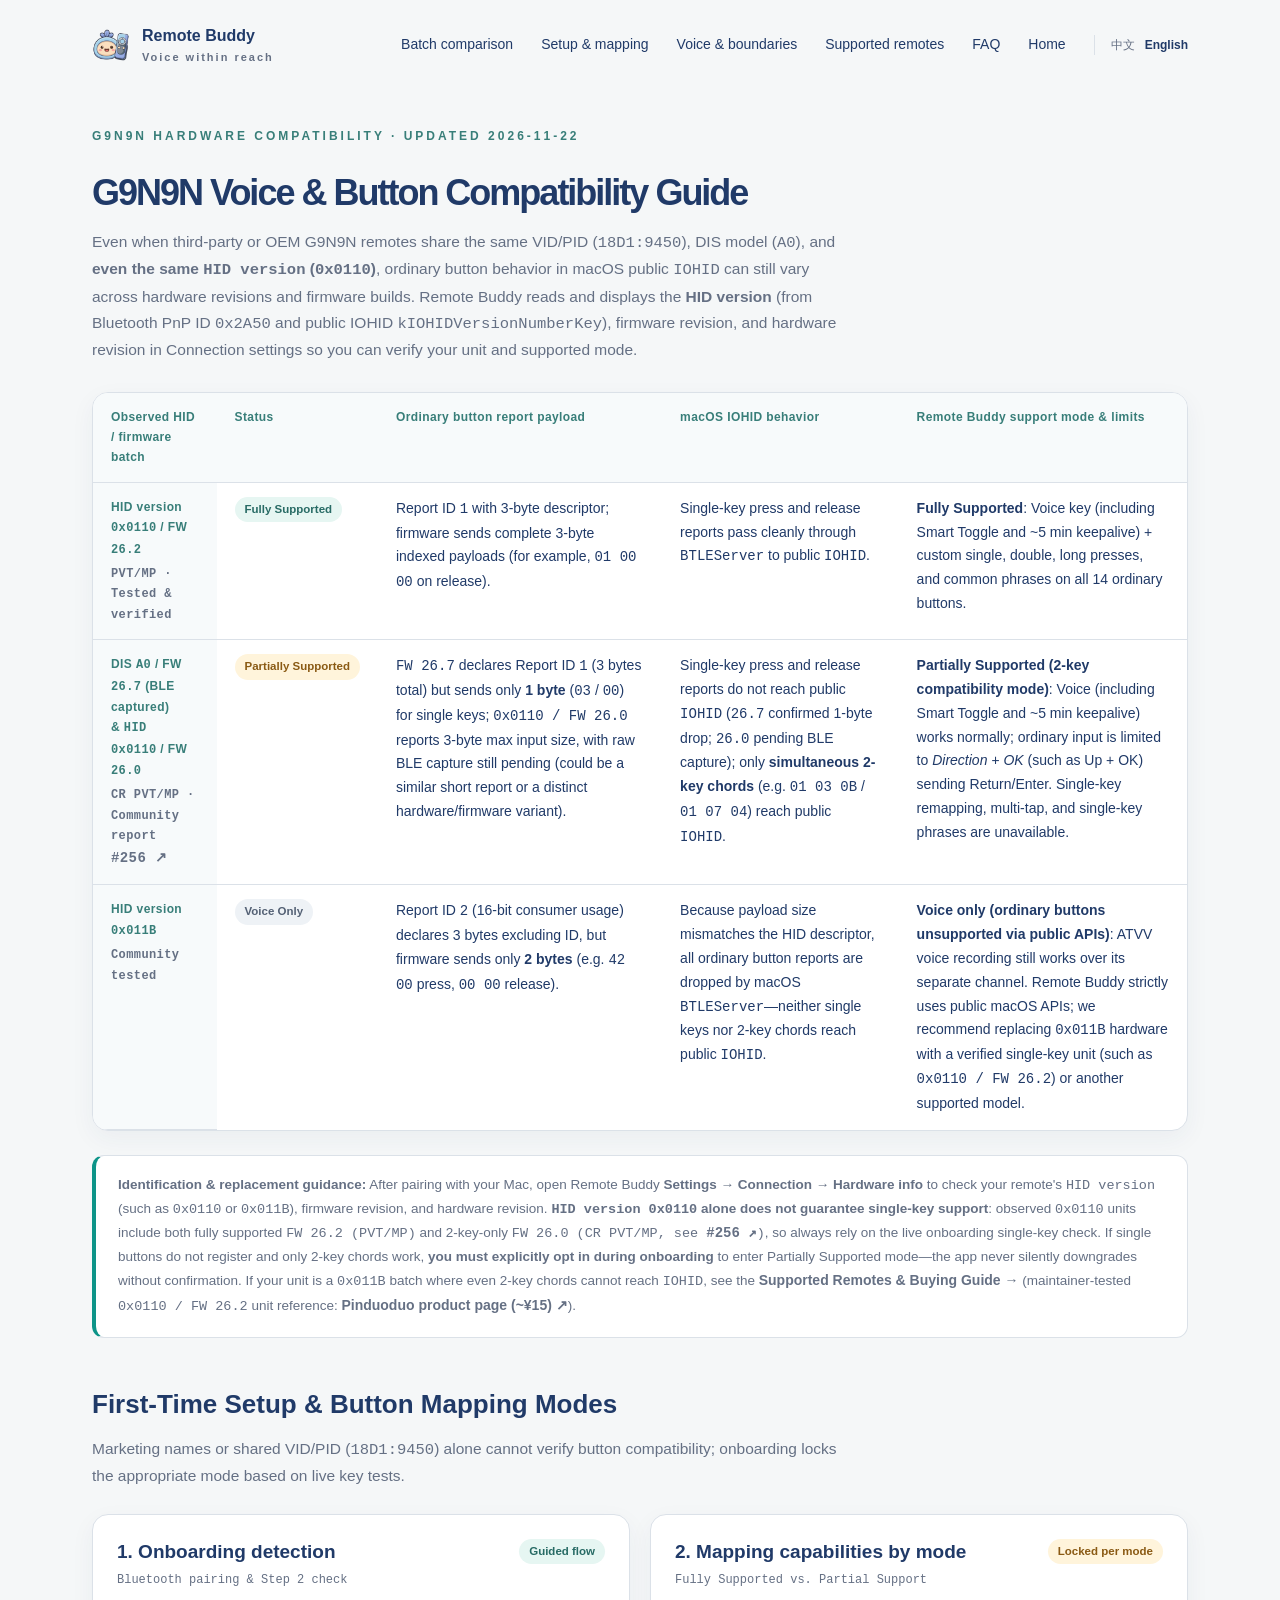
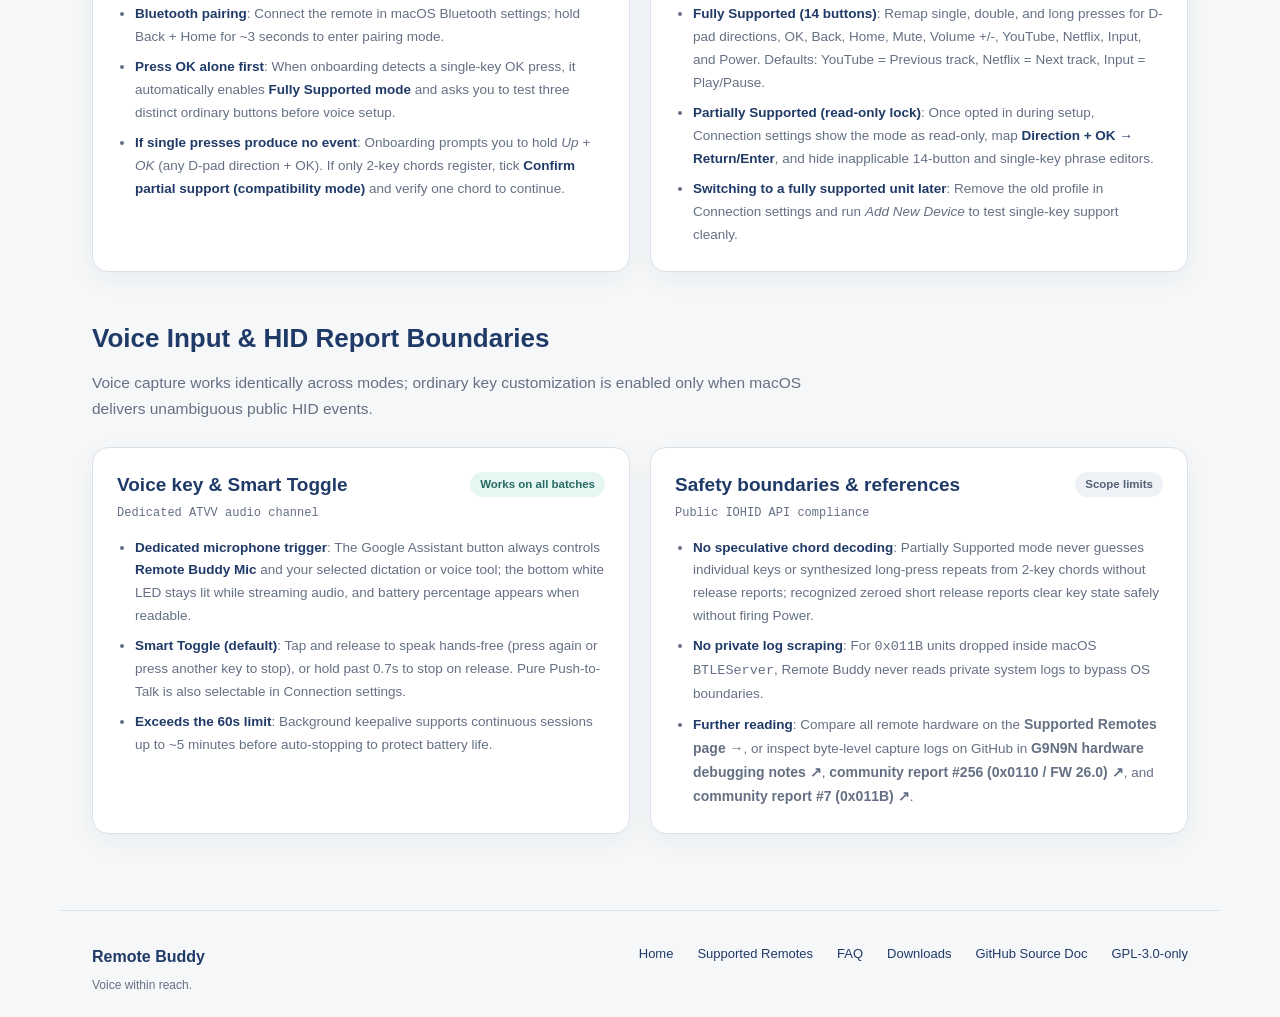
<file: pages/g9n9n-compatibility_en.html>
<!doctype html>
<html lang="en">
<head>
  <meta charset="utf-8">
  <meta name="viewport" content="width=device-width,initial-scale=1">
  <title>G9N9N Voice &amp; Button Compatibility Guide · Remote Buddy</title>
  <meta name="description" content="Compare all three observed Google Chromecast Voice Remote (G9N9N) HID/firmware batches on macOS, supported modes, first-time setup checks, and mapping limits.">
  <meta name="theme-color" content="#203a68">
  <link rel="canonical" href="https://remote.zfdang.com/g9n9n-compatibility_en.html">
  <link rel="alternate" hreflang="zh-CN" href="https://remote.zfdang.com/g9n9n-compatibility.html">
  <link rel="alternate" hreflang="en" href="https://remote.zfdang.com/g9n9n-compatibility_en.html">
  <link rel="alternate" hreflang="x-default" href="https://remote.zfdang.com/g9n9n-compatibility.html">
  <link rel="icon" href="assets/app-icon.png">
  <link rel="stylesheet" href="style.css?v=261116g9">
</head>
<body>
<header class="nav wrap device-nav">
  <a class="brand" href="index.en.html"><img src="assets/app-icon.png" alt="" width="38" height="38"><span>Remote Buddy<small>Voice within reach</small></span></a>
  <nav aria-label="Page navigation">
    <a href="#batches">Batch comparison</a>
    <a href="#setup-and-modes">Setup &amp; mapping</a>
    <a href="#voice-and-boundaries">Voice &amp; boundaries</a>
    <a href="device_en.html">Supported remotes</a>
    <a href="faq_en.html">FAQ</a>
    <a class="nav-home" href="index.en.html">Home</a>
    <span class="language-switch" aria-label="Language"><a href="g9n9n-compatibility.html" lang="zh-CN">中文</a><b aria-current="page">English</b></span>
  </nav>
</header>

<main class="wrap downloads-wrap">
  <section id="batches" aria-labelledby="batches-title">
    <div class="downloads-head">
      <p class="eyebrow">G9N9N HARDWARE COMPATIBILITY · UPDATED 2026-11-22</p>
      <h1 class="section-title" id="batches-title">G9N9N Voice &amp; Button Compatibility Guide</h1>
      <p class="lead-sub">Even when third-party or OEM G9N9N remotes share the same VID/PID (<code>18D1:9450</code>), DIS model (<code>A0</code>), and <strong>even the same <code>HID version</code> (<code>0x0110</code>)</strong>, ordinary button behavior in macOS public <code>IOHID</code> can still vary across hardware revisions and firmware builds. Remote Buddy reads and displays the <strong>HID version</strong> (from Bluetooth PnP ID <code>0x2A50</code> and public IOHID <code>kIOHIDVersionNumberKey</code>), firmware revision, and hardware revision in Connection settings so you can verify your unit and supported mode.</p>
    </div>

    <div class="devices-table-wrap" tabindex="0" role="region" aria-labelledby="batches-title">
      <table class="devices-table">
        <thead>
          <tr>
            <th scope="col">Observed HID / firmware batch</th>
            <th scope="col">Status</th>
            <th scope="col">Ordinary button report payload</th>
            <th scope="col">macOS IOHID behavior</th>
            <th scope="col">Remote Buddy support mode &amp; limits</th>
          </tr>
        </thead>
        <tbody>
          <tr>
            <th scope="row"><strong>HID version <code>0x0110</code> / FW <code>26.2</code></strong><br><span class="device-model-code">PVT/MP · Tested &amp; verified</span></th>
            <td><span class="device-status is-supported">Fully Supported</span></td>
            <td>Report ID <code>1</code> with 3-byte descriptor; firmware sends complete 3-byte indexed payloads (for example, <code>01 00 00</code> on release).</td>
            <td>Single-key press and release reports pass cleanly through <code>BTLEServer</code> to public <code>IOHID</code>.</td>
            <td><strong>Fully Supported</strong>: Voice key (including Smart Toggle and ~5 min keepalive) + custom single, double, long presses, and common phrases on all 14 ordinary buttons.</td>
          </tr>
          <tr>
            <th scope="row"><strong>DIS <code>A0</code> / FW <code>26.7</code> (BLE captured)<br>&amp; <code>HID 0x0110</code> / FW <code>26.0</code></strong><br><span class="device-model-code">CR PVT/MP · Community report <a class="text-link" href="https://github.com/zfdang/remote-buddy/issues/256">#256 ↗</a></span></th>
            <td><span class="device-status is-partial">Partially Supported</span></td>
            <td><code>FW 26.7</code> declares Report ID <code>1</code> (3 bytes total) but sends only <strong>1 byte</strong> (<code>03</code> / <code>00</code>) for single keys; <code>0x0110 / FW 26.0</code> reports 3-byte max input size, with raw BLE capture still pending (could be a similar short report or a distinct hardware/firmware variant).</td>
            <td>Single-key press and release reports do not reach public <code>IOHID</code> (<code>26.7</code> confirmed 1-byte drop; <code>26.0</code> pending BLE capture); only <strong>simultaneous 2-key chords</strong> (e.g. <code>01 03 0B</code> / <code>01 07 04</code>) reach public <code>IOHID</code>.</td>
            <td><strong>Partially Supported (2-key compatibility mode)</strong>: Voice (including Smart Toggle and ~5 min keepalive) works normally; ordinary input is limited to <em>Direction + OK</em> (such as Up + OK) sending Return/Enter. Single-key remapping, multi-tap, and single-key phrases are unavailable.</td>
          </tr>
          <tr>
            <th scope="row"><strong>HID version <code>0x011B</code></strong><br><span class="device-model-code">Community tested</span></th>
            <td><span class="device-status is-planned">Voice Only</span></td>
            <td>Report ID <code>2</code> (16-bit consumer usage) declares 3 bytes excluding ID, but firmware sends only <strong>2 bytes</strong> (e.g. <code>42 00</code> press, <code>00 00</code> release).</td>
            <td>Because payload size mismatches the HID descriptor, all ordinary button reports are dropped by macOS <code>BTLEServer</code>—neither single keys nor 2-key chords reach public <code>IOHID</code>.</td>
            <td><strong>Voice only (ordinary buttons unsupported via public APIs)</strong>: ATVV voice recording still works over its separate channel. Remote Buddy strictly uses public macOS APIs; we recommend replacing <code>0x011B</code> hardware with a verified single-key unit (such as <code>0x0110 / FW 26.2</code>) or another supported model.</td>
          </tr>
        </tbody>
      </table>
    </div>

    <div class="download-note" id="notice">
      <strong>Identification &amp; replacement guidance:</strong>
      After pairing with your Mac, open Remote Buddy <strong>Settings → Connection → Hardware info</strong> to check your remote's <code>HID version</code> (such as <code>0x0110</code> or <code>0x011B</code>), firmware revision, and hardware revision. <strong><code>HID version 0x0110</code> alone does not guarantee single-key support</strong>: observed <code>0x0110</code> units include both fully supported <code>FW 26.2 (PVT/MP)</code> and 2-key-only <code>FW 26.0 (CR PVT/MP, see <a class="text-link" href="https://github.com/zfdang/remote-buddy/issues/256">#256 ↗</a>)</code>, so always rely on the live onboarding single-key check. If single buttons do not register and only 2-key chords work, <strong>you must explicitly opt in during onboarding</strong> to enter Partially Supported mode—the app never silently downgrades without confirmation. If your unit is a <code>0x011B</code> batch where even 2-key chords cannot reach <code>IOHID</code>, see the <a class="text-link" href="device_en.html">Supported Remotes &amp; Buying Guide →</a> (maintainer-tested <code>0x0110 / FW 26.2</code> unit reference: <a class="text-link" href="https://mobile.yangkeduo.com/goods.html?ps=wI005ehWCi">Pinduoduo product page (~¥15) ↗</a>).
    </div>
  </section>

  <section class="compare-section" id="setup-and-modes" aria-labelledby="setup-and-modes-title">
    <h2 id="setup-and-modes-title">First-Time Setup &amp; Button Mapping Modes</h2>
    <p class="lead-sub">Marketing names or shared VID/PID (<code>18D1:9450</code>) alone cannot verify button compatibility; onboarding locks the appropriate mode based on live key tests.</p>

    <div class="devices-grid">
      <article class="device-card">
        <div class="device-card-head">
          <div>
            <h3>1. Onboarding detection</h3>
            <span class="device-model-code">Bluetooth pairing &amp; Step 2 check</span>
          </div>
          <span class="device-status is-supported">Guided flow</span>
        </div>
        <ul class="device-specs">
          <li><strong>Bluetooth pairing</strong>: Connect the remote in macOS Bluetooth settings; hold Back + Home for ~3 seconds to enter pairing mode.</li>
          <li><strong>Press OK alone first</strong>: When onboarding detects a single-key OK press, it automatically enables <strong>Fully Supported mode</strong> and asks you to test three distinct ordinary buttons before voice setup.</li>
          <li><strong>If single presses produce no event</strong>: Onboarding prompts you to hold <em>Up + OK</em> (any D-pad direction + OK). If only 2-key chords register, tick <strong>Confirm partial support (compatibility mode)</strong> and verify one chord to continue.</li>
        </ul>
      </article>

      <article class="device-card">
        <div class="device-card-head">
          <div>
            <h3>2. Mapping capabilities by mode</h3>
            <span class="device-model-code">Fully Supported vs. Partial Support</span>
          </div>
          <span class="device-status is-partial">Locked per mode</span>
        </div>
        <ul class="device-specs">
          <li><strong>Fully Supported (14 buttons)</strong>: Remap single, double, and long presses for D-pad directions, OK, Back, Home, Mute, Volume +/-, YouTube, Netflix, Input, and Power. Defaults: YouTube = Previous track, Netflix = Next track, Input = Play/Pause.</li>
          <li><strong>Partially Supported (read-only lock)</strong>: Once opted in during setup, Connection settings show the mode as read-only, map <strong>Direction + OK → Return/Enter</strong>, and hide inapplicable 14-button and single-key phrase editors.</li>
          <li><strong>Switching to a fully supported unit later</strong>: Remove the old profile in Connection settings and run <em>Add New Device</em> to test single-key support cleanly.</li>
        </ul>
      </article>
    </div>
  </section>

  <section class="compare-section" id="voice-and-boundaries" aria-labelledby="voice-and-boundaries-title">
    <h2 id="voice-and-boundaries-title">Voice Input &amp; HID Report Boundaries</h2>
    <p class="lead-sub">Voice capture works identically across modes; ordinary key customization is enabled only when macOS delivers unambiguous public HID events.</p>

    <div class="devices-grid">
      <article class="device-card">
        <div class="device-card-head">
          <div>
            <h3>Voice key &amp; Smart Toggle</h3>
            <span class="device-model-code">Dedicated ATVV audio channel</span>
          </div>
          <span class="device-status is-supported">Works on all batches</span>
        </div>
        <ul class="device-specs">
          <li><strong>Dedicated microphone trigger</strong>: The Google Assistant button always controls <strong>Remote Buddy Mic</strong> and your selected dictation or voice tool; the bottom white LED stays lit while streaming audio, and battery percentage appears when readable.</li>
          <li><strong>Smart Toggle (default)</strong>: Tap and release to speak hands-free (press again or press another key to stop), or hold past 0.7s to stop on release. Pure Push-to-Talk is also selectable in Connection settings.</li>
          <li><strong>Exceeds the 60s limit</strong>: Background keepalive supports continuous sessions up to ~5 minutes before auto-stopping to protect battery life.</li>
        </ul>
      </article>

      <article class="device-card">
        <div class="device-card-head">
          <div>
            <h3>Safety boundaries &amp; references</h3>
            <span class="device-model-code">Public IOHID API compliance</span>
          </div>
          <span class="device-status is-planned">Scope limits</span>
        </div>
        <ul class="device-specs">
          <li><strong>No speculative chord decoding</strong>: Partially Supported mode never guesses individual keys or synthesized long-press repeats from 2-key chords without release reports; recognized zeroed short release reports clear key state safely without firing Power.</li>
          <li><strong>No private log scraping</strong>: For <code>0x011B</code> units dropped inside macOS <code>BTLEServer</code>, Remote Buddy never reads private system logs to bypass OS boundaries.</li>
          <li><strong>Further reading</strong>: Compare all remote hardware on the <a class="text-link" href="device_en.html">Supported Remotes page →</a>, or inspect byte-level capture logs on GitHub in <a class="text-link" href="https://github.com/zfdang/remote-buddy/blob/main/docs/g9n9n-hardware-debugging.md">G9N9N hardware debugging notes ↗</a>, <a class="text-link" href="https://github.com/zfdang/remote-buddy/issues/256">community report #256 (0x0110 / FW 26.0) ↗</a>, and <a class="text-link" href="https://github.com/brightac/remote-buddy/issues/7">community report #7 (0x011B) ↗</a>.</li>
        </ul>
      </article>
    </div>
  </section>
</main>

<footer class="wrap">
  <div><strong>Remote Buddy</strong><p>Voice within reach.</p></div>
  <div class="footer-links">
    <a href="index.en.html">Home</a>
    <a href="device_en.html">Supported Remotes</a>
    <a href="faq_en.html">FAQ</a>
    <a href="downloads/index.en.html">Downloads</a>
    <a href="https://github.com/zfdang/remote-buddy/blob/main/docs/g9n9n-compatibility.md">GitHub Source Doc</a>
    <a href="https://github.com/zfdang/remote-buddy/blob/main/LICENSE">GPL-3.0-only</a>
  </div>
</footer>
</body>
</html>
</file>
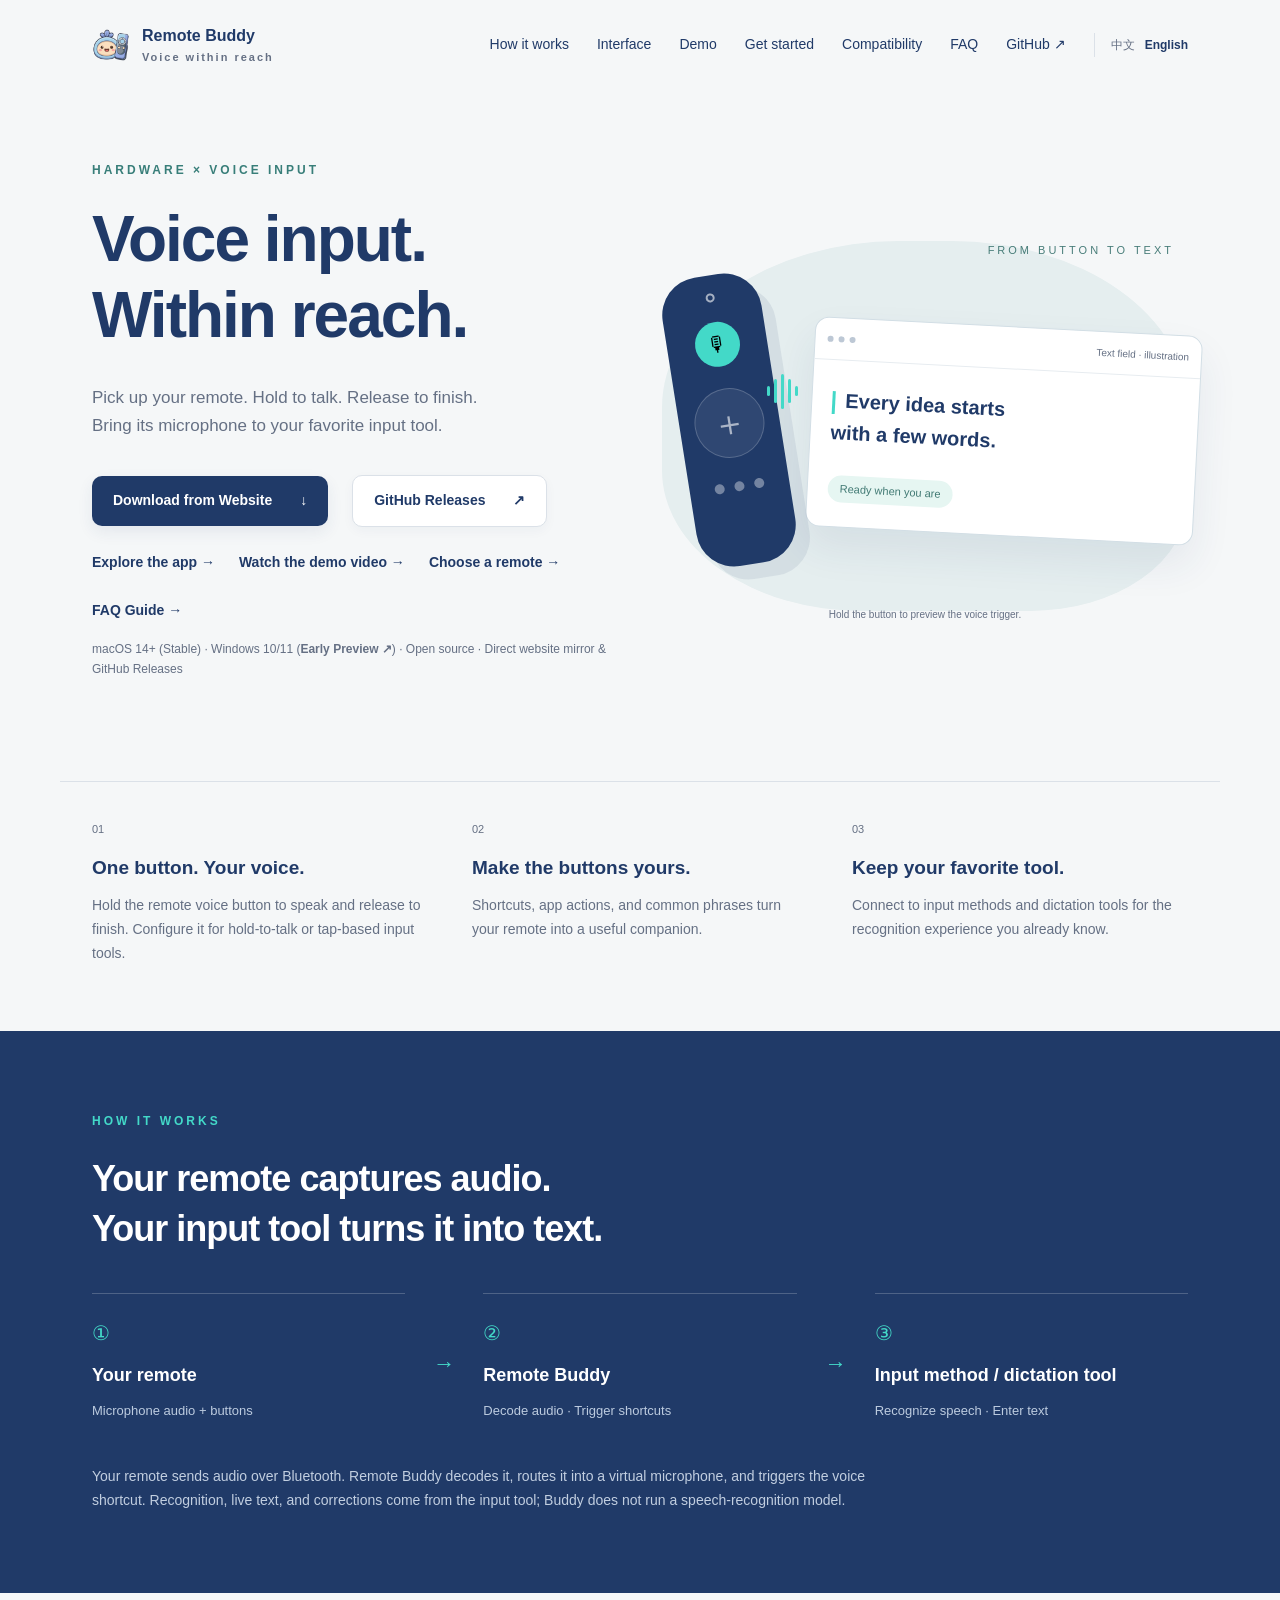
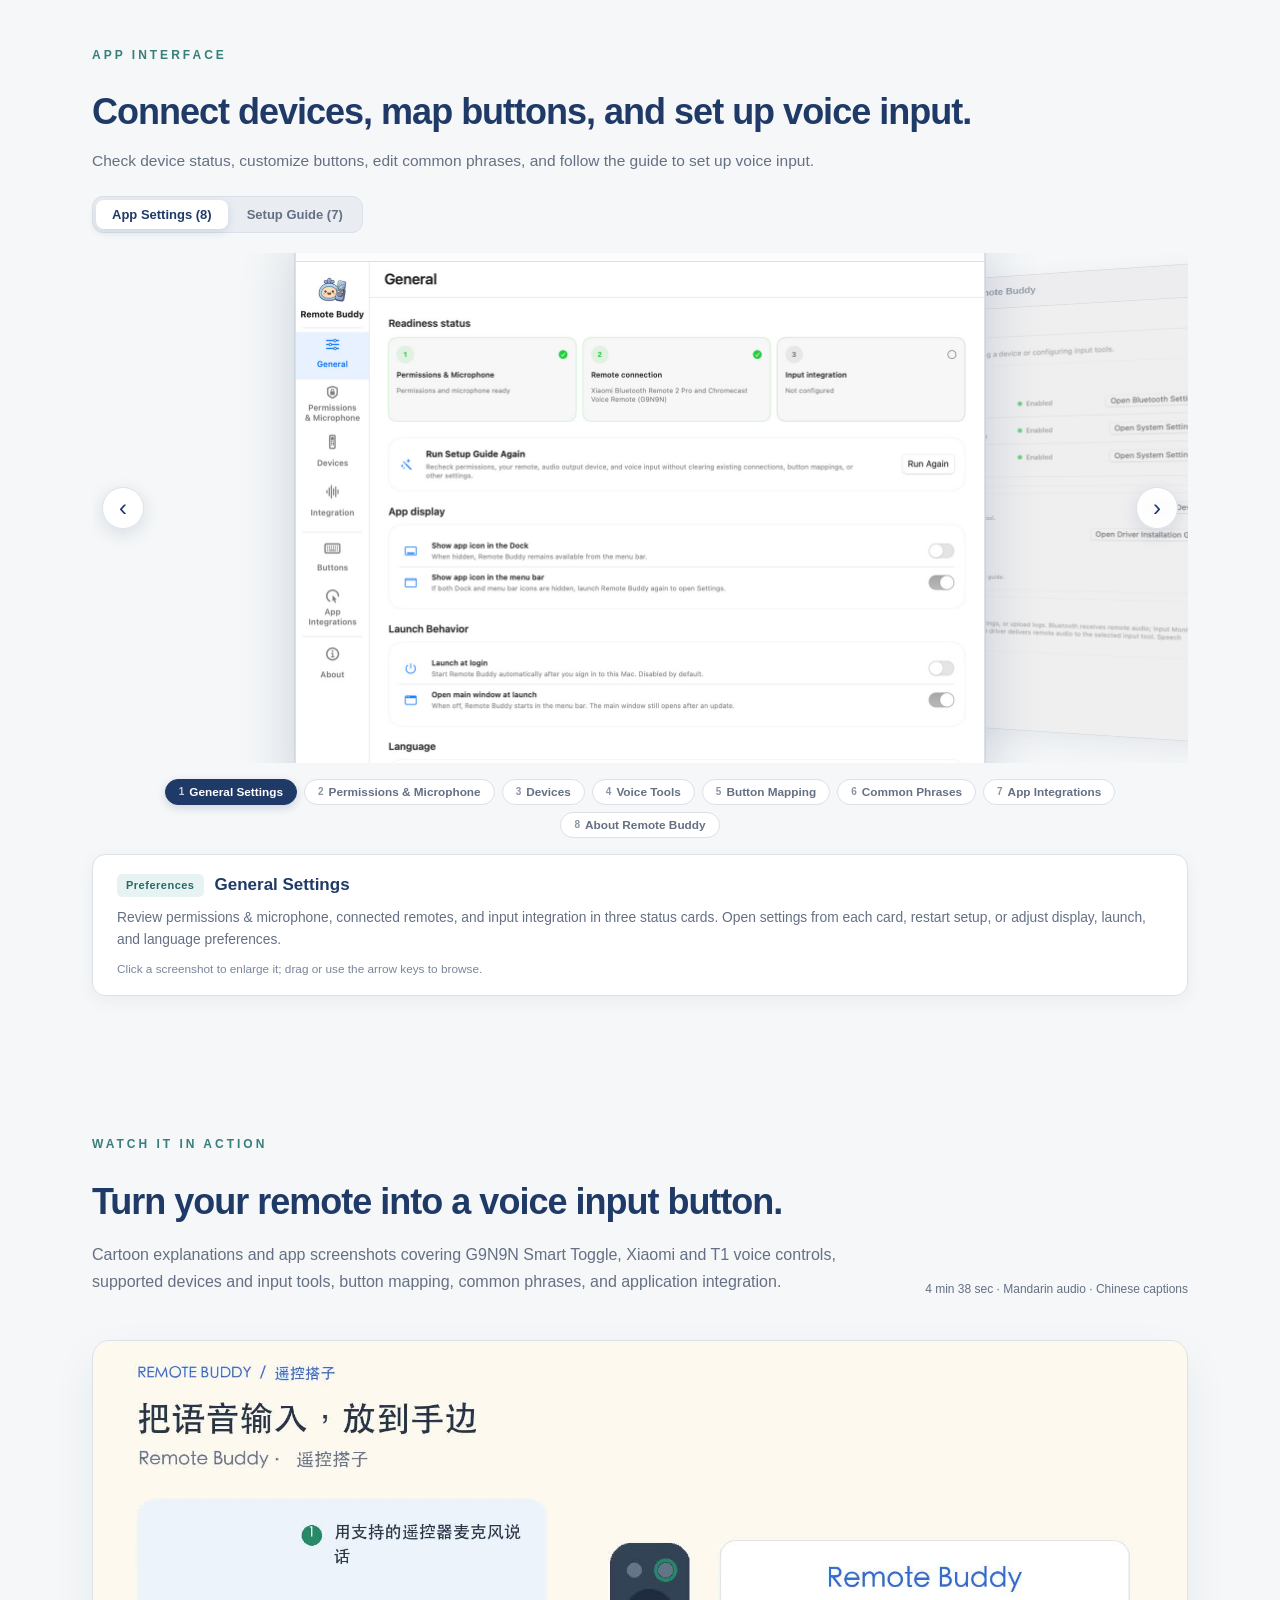
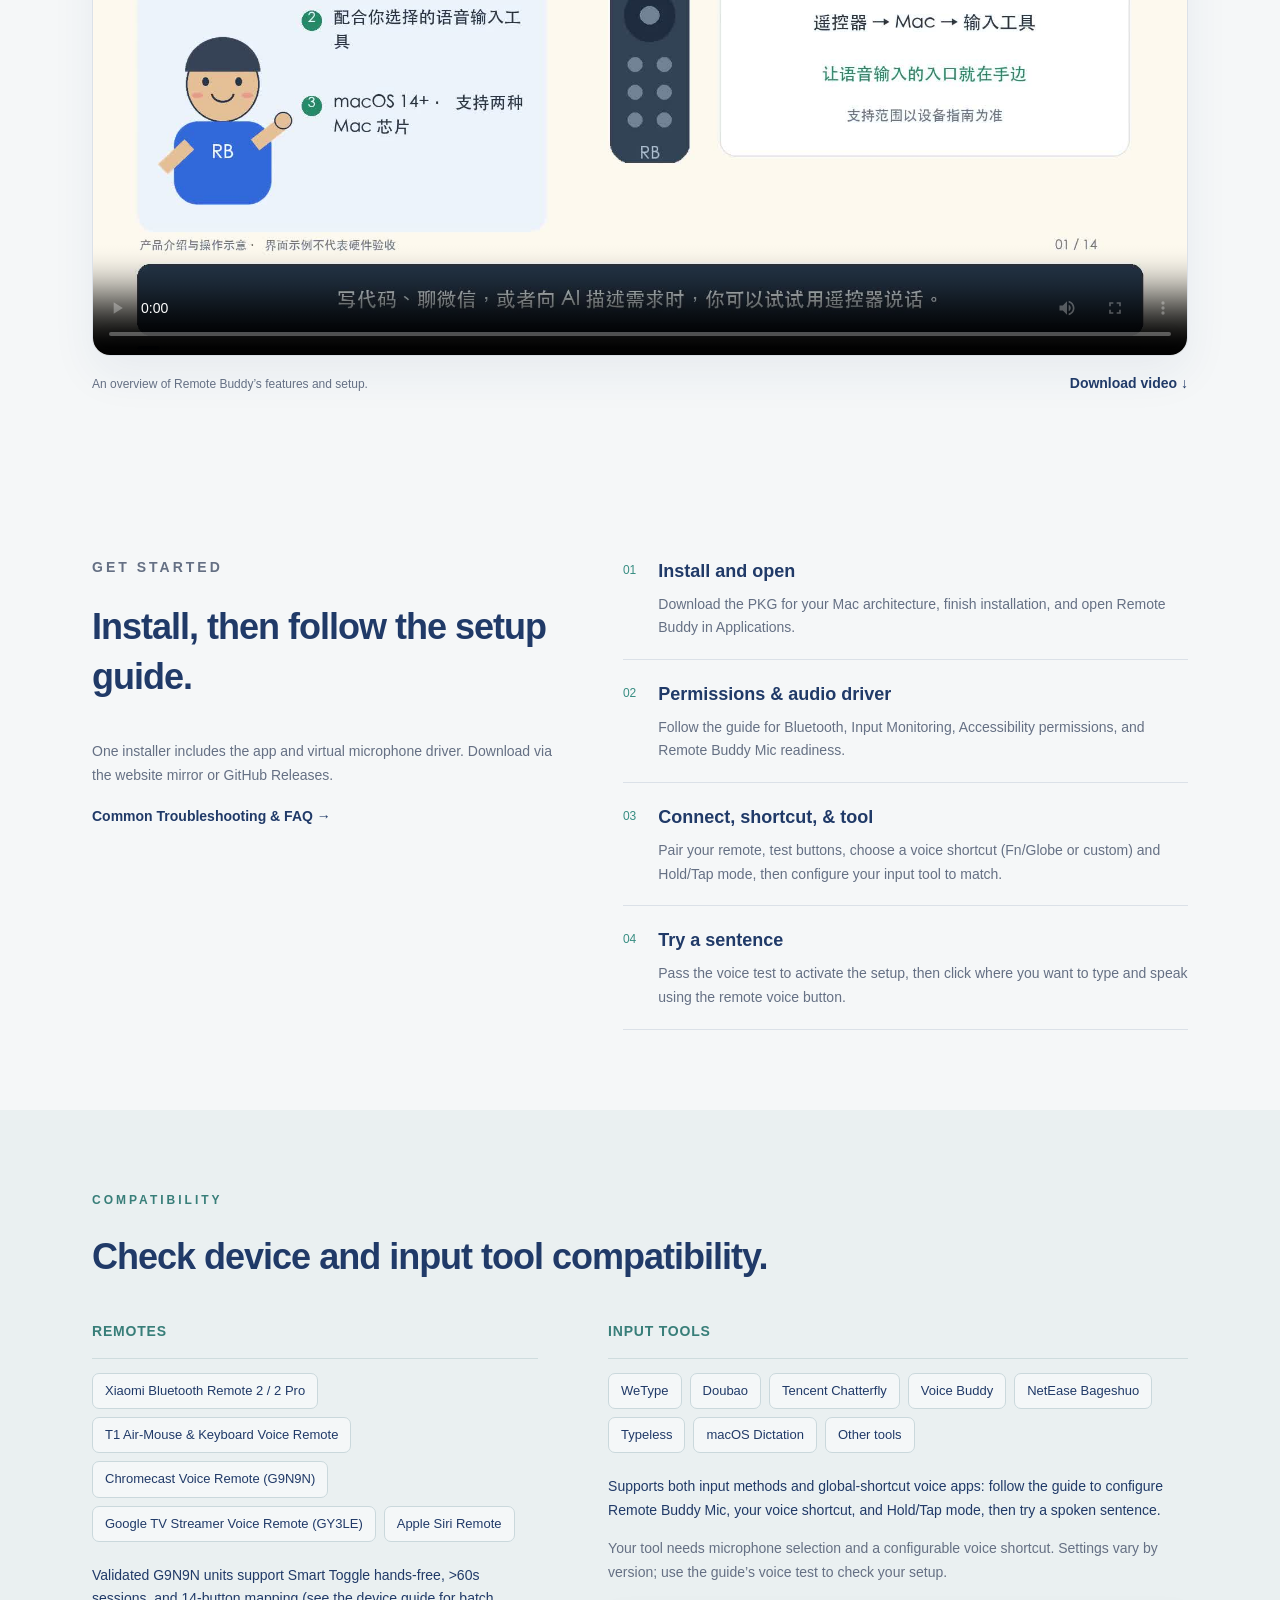
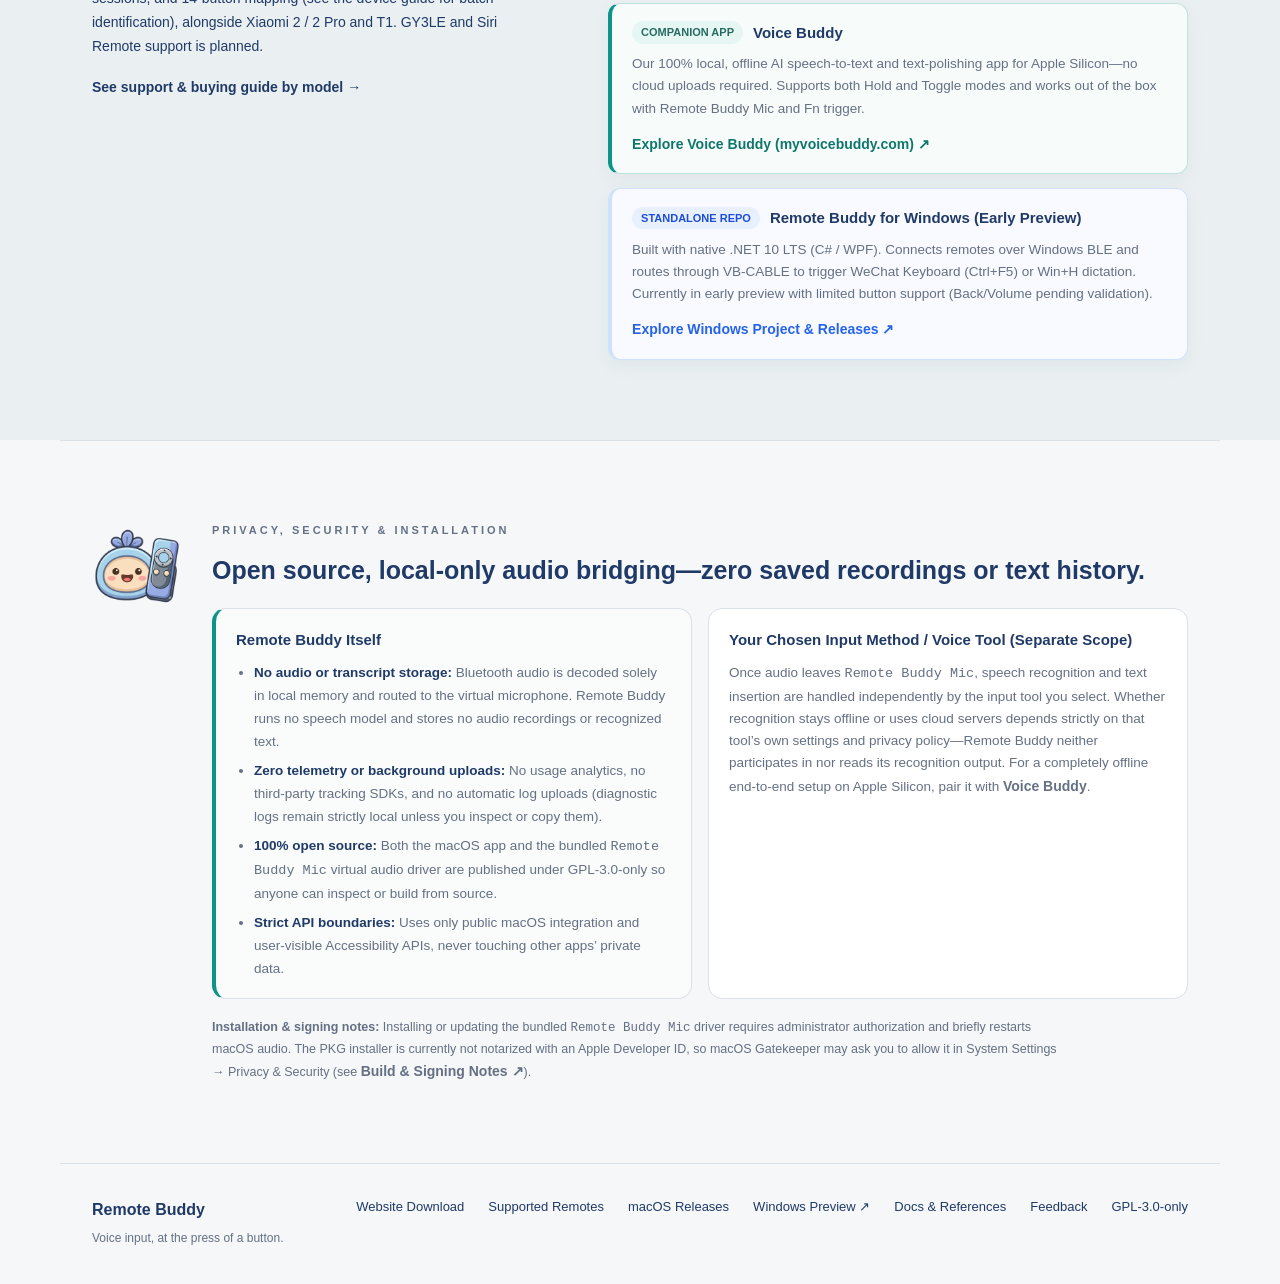
<file: pages/index.en.html>
<!doctype html>
<html lang="en">
<head>
  <meta charset="utf-8">
  <meta name="viewport" content="width=device-width, initial-scale=1">
  <meta name="description" content="Connect a Bluetooth voice remote to voice input methods and dictation tools on your Mac. Hold to talk, release to finish.">
  <meta name="theme-color" content="#203a68">
  <link rel="canonical" href="https://remote.zfdang.com/index.en.html">
  <link rel="alternate" hreflang="zh-CN" href="https://remote.zfdang.com/">
  <link rel="alternate" hreflang="en" href="https://remote.zfdang.com/index.en.html">
  <link rel="alternate" hreflang="x-default" href="https://remote.zfdang.com/">
  <link rel="icon" href="assets/app-icon.png">
  <link rel="stylesheet" href="style.css?v=261115c">
  <title>Remote Buddy · Voice within reach</title>
</head>
<body>
<header class="nav wrap">
  <a class="brand" href="#"><img src="assets/app-icon.png" alt="" width="38" height="38"><span>Remote Buddy<small>Voice within reach</small></span></a>
  <nav aria-label="Main navigation"><a href="#how">How it works</a><a href="#interface">Interface</a><a href="#demo">Demo</a><a href="#start">Get started</a><a href="#compatibility">Compatibility</a><a href="faq_en.html">FAQ</a><a href="https://github.com/zfdang/remote-buddy">GitHub ↗</a><span class="language-switch" aria-label="Language"><a href="index.html" lang="zh-CN">中文</a><b aria-current="page">English</b></span></nav>
</header>
<main>
<section class="hero wrap">
  <div class="hero-copy"><p class="eyebrow">HARDWARE × VOICE INPUT</p><h1>Voice input.<br>Within reach.</h1><p class="lead">Pick up your remote. Hold to talk. Release to finish.<br>Bring its microphone to your favorite input tool.</p><div class="actions"><a class="button primary" href="downloads/index.en.html">Download from Website <span>↓</span></a><a class="button secondary" href="https://github.com/zfdang/remote-buddy/releases/latest">GitHub Releases <span>↗</span></a><a class="text-link" href="#interface">Explore the app →</a><a class="text-link" href="#demo">Watch the demo video →</a><a class="text-link" href="device_en.html">Choose a remote →</a><a class="text-link" href="faq_en.html">FAQ Guide →</a></div><p class="small">macOS 14+ (Stable) · Windows 10/11 (<a class="text-link" href="https://github.com/zfdang/remote-buddy-windows" style="font-size:12px">Early Preview ↗</a>) · Open source · Direct website mirror &amp; GitHub Releases</p></div>
  <div class="hero-art" aria-label="Illustration of a remote sending voice to a computer">
    <span class="art-label">FROM BUTTON TO TEXT</span>
    <div class="remote"><i class="power"></i><button id="talk" aria-label="Hold the button to preview the voice trigger" aria-describedby="demo-note">🎙</button><div class="dpad"><span>＋</span></div><div class="remote-small"><i></i><i></i><i></i></div></div>
    <div class="signal"><i></i><i></i><i></i><i></i><i></i></div>
    <div class="editor"><div class="editor-top"><i></i><i></i><i></i><span>Text field · illustration</span></div><div class="editor-body"><span class="cursor"></span><p id="demo-text">Every idea starts<br>with a few words.</p><div class="editor-status" id="demo-status">Ready when you are</div></div></div>
    <p class="demo-note" id="demo-note">Hold the button to preview the voice trigger.</p>
  </div>
</section>
<section class="features wrap" aria-label="Features"><div><span>01</span><h2>One button. Your voice.</h2><p>Hold the remote voice button to speak and release to finish. Configure it for hold-to-talk or tap-based input tools.</p></div><div><span>02</span><h2>Make the buttons yours.</h2><p>Shortcuts, app actions, and common phrases turn your remote into a useful companion.</p></div><div><span>03</span><h2>Keep your favorite tool.</h2><p>Connect to input methods and dictation tools for the recognition experience you already know.</p></div></section>
<section class="how section" id="how"><div class="wrap"><p class="eyebrow">HOW IT WORKS</p><h2 class="section-title">Your remote captures audio.<br>Your input tool turns it into text.</h2><div class="flow"><div><span>①</span><h3>Your remote</h3><p>Microphone audio + buttons</p></div><b aria-hidden="true">→</b><div class="flow-buddy"><span>②</span><h3>Remote Buddy</h3><p>Decode audio · Trigger shortcuts</p></div><b aria-hidden="true">→</b><div><span>③</span><h3>Input method / dictation tool</h3><p>Recognize speech · Enter text</p></div></div><p class="explanation">Your remote sends audio over Bluetooth. Remote Buddy decodes it, routes it into a virtual microphone, and triggers the voice shortcut. Recognition, live text, and corrections come from the input tool; Buddy does not run a speech-recognition model.</p></div></section>
<section class="section wrap interface-section" id="interface" aria-labelledby="interface-title">
  <div class="interface-heading">
    <div><p class="eyebrow">APP INTERFACE</p><h2 class="section-title" id="interface-title">Connect devices, map buttons, and set up voice input.</h2><p class="lead-sub">Check device status, customize buttons, edit common phrases, and follow the guide to set up voice input.</p></div>
    <div class="gallery-category-switch" role="tablist" aria-label="Interface category">
      <button class="category-btn is-active" type="button" role="tab" aria-selected="true" data-track="settings">App Settings (8)</button>
      <button class="category-btn" type="button" role="tab" aria-selected="false" data-track="wizard">Setup Guide (7)</button>
    </div>
  </div>
  <div class="cathedral-gallery">
    <div class="gallery-stage-container" role="region" aria-label="3D Interface Gallery">
      <button class="stage-nav stage-prev" type="button" aria-label="Previous screenshot">‹</button>
      <div class="gallery-stage" id="gallery-stage" tabindex="0" role="region" aria-label="Interface stage">
        <div class="stage-slide slide-active" role="group" aria-label="General Settings (1/8)">
          <div class="window-top" aria-hidden="true">
            <div class="window-dots"><i></i><i></i><i></i></div>
            <span class="window-title">General Settings · Remote Buddy</span>
          </div>
          <img src="assets/screenshots/general-en.jpg?v=261117screens" alt="Remote Buddy General Settings interface: three status cards, setup wizard entry, and grouped preferences" width="1020" height="772" loading="eager">
        </div>
      </div>
      <button class="stage-nav stage-next" type="button" aria-label="Next screenshot">›</button>
    </div>
    <div class="gallery-indicators" id="gallery-indicators" role="tablist" aria-label="Quick slide selection"></div>
    <div class="gallery-caption-card" aria-live="polite">
      <div class="caption-header">
        <span class="caption-badge" id="caption-badge">Preferences</span>
        <h3 class="caption-title" id="caption-title">General Settings</h3>
      </div>
      <p class="caption-desc" id="caption-desc">Review permissions &amp; microphone, connected remotes, and input integration in three status cards. Open settings from each card, restart setup, or adjust display, launch, and language preferences.</p>
      <div class="caption-hint">
        <span>Click a screenshot to enlarge it; drag or use the arrow keys to browse.</span>
      </div>
    </div>
  </div>
  <dialog id="gallery-lightbox" class="gallery-lightbox" closedby="any" aria-label="High-resolution screenshot preview">
    <div class="lightbox-content">
      <div class="lightbox-top">
        <span class="lightbox-title" id="lightbox-title">Interface Preview</span>
        <button class="lightbox-close" type="button" aria-label="Close">✕</button>
      </div>
      <img id="lightbox-img" src="assets/screenshots/general-en.jpg?v=261117screens" alt="High-resolution interface preview" width="1020" height="772">
    </div>
  </dialog>
</section>
<section class="section wrap demo-section" id="demo" aria-labelledby="demo-title">
  <div class="demo-heading"><div><p class="eyebrow">WATCH IT IN ACTION</p><h2 class="section-title" id="demo-title">Turn your remote into a voice input button.</h2><p>Cartoon explanations and app screenshots covering G9N9N Smart Toggle, Xiaomi and T1 voice controls, supported devices and input tools, button mapping, common phrases, and application integration.</p></div><p class="demo-language">4 min 38 sec · Mandarin audio · Chinese captions</p></div>
  <video class="demo-video" controls playsinline preload="metadata" poster="assets/video/demo-poster.jpg?v=261121demo" width="1920" height="1080" aria-label="Remote Buddy features and usage demo, 4 minutes 38 seconds, with Mandarin narration and Chinese captions">
    <source src="assets/video/Remote_Buddy_Demo_Natural_zh-CN.mp4?v=261121demo" type="video/mp4">
    <track kind="captions" src="assets/video/demo.zh-CN.vtt?v=261121demo" srclang="zh-CN" label="简体中文">
    <p>Your browser cannot play this video. <a href="assets/video/Remote_Buddy_Demo_Natural_zh-CN.mp4?v=261121demo">Download the MP4</a></p>
  </video>
  <div class="demo-links"><span>An overview of Remote Buddy’s features and setup.</span><a class="text-link" href="assets/video/Remote_Buddy_Demo_Natural_zh-CN.mp4?v=261121demo" download>Download video ↓</a></div>
</section>
<section class="section wrap start" id="start"><div><p class="eyebrow">GET STARTED</p><h2 class="section-title">Install, then follow the setup guide.</h2><p>One installer includes the app and virtual microphone driver. Download via the <a href="downloads/index.en.html">website mirror</a> or <a href="https://github.com/zfdang/remote-buddy/releases/latest">GitHub Releases</a>.</p><a class="text-link" href="faq_en.html">Common Troubleshooting &amp; FAQ →</a></div><ol class="steps"><li><span>01</span><div><h3>Install and open</h3><p>Download the PKG for your Mac architecture, finish installation, and open Remote Buddy in Applications.</p></div></li><li><span>02</span><div><h3>Permissions &amp; audio driver</h3><p>Follow the guide for Bluetooth, Input Monitoring, Accessibility permissions, and Remote Buddy Mic readiness.</p></div></li><li><span>03</span><div><h3>Connect, shortcut, &amp; tool</h3><p>Pair your remote, test buttons, choose a voice shortcut (Fn/Globe or custom) and Hold/Tap mode, then configure your input tool to match.</p></div></li><li><span>04</span><div><h3>Try a sentence</h3><p>Pass the voice test to activate the setup, then click where you want to type and speak using the remote voice button.</p></div></li></ol></section>
<section class="section compatibility" id="compatibility"><div class="wrap"><p class="eyebrow">COMPATIBILITY</p><h2 class="section-title">Check device and input tool compatibility.</h2><div class="compat-grid"><article><h3>Remotes</h3><div class="tools hardware"><span>Xiaomi Bluetooth Remote 2 / 2 Pro</span><span>T1 Air-Mouse &amp; Keyboard Voice Remote</span><span>Chromecast Voice Remote (G9N9N)</span><span>Google TV Streamer Voice Remote (GY3LE)</span><span>Apple Siri Remote</span></div><p>Validated G9N9N units support Smart Toggle hands-free, &gt;60s sessions, and 14-button mapping (see the device guide for batch identification), alongside Xiaomi 2 / 2 Pro and T1. GY3LE and Siri Remote support is planned.</p><a class="text-link" href="device_en.html">See support &amp; buying guide by model →</a></article><article><h3>Input Tools</h3><div class="tools"><span><a href="https://z.weixin.qq.com/">WeType</a></span><span><a href="https://shurufa.doubao.com/">Doubao</a></span><span><a href="https://chatterfly.tencent.com/">Tencent Chatterfly</a></span><span><a href="https://myvoicebuddy.com/en.html">Voice Buddy</a></span><span><a href="https://bug.youdao.com/">NetEase Bageshuo</a></span><span>Typeless</span><span>macOS Dictation</span><span>Other tools</span></div><p>Supports both input methods and global-shortcut voice apps: follow the guide to configure Remote Buddy Mic, your voice shortcut, and Hold/Tap mode, then try a spoken sentence.</p><p class="muted">Your tool needs microphone selection and a configurable voice shortcut. Settings vary by version; use the guide’s voice test to check your setup.</p><div class="companion-box"><div class="companion-head"><span class="companion-badge">COMPANION APP</span><strong class="companion-name">Voice Buddy</strong></div><p>Our 100% local, offline AI speech-to-text and text-polishing app for Apple Silicon—no cloud uploads required. Supports both Hold and Toggle modes and works out of the box with Remote Buddy Mic and Fn trigger.</p><a class="text-link" href="https://myvoicebuddy.com/en.html">Explore Voice Buddy (myvoicebuddy.com) ↗</a></div><div class="companion-box" style="margin-top:14px; border-left-color:#3b82f6; background:#f8faff; border-color:#d0e1fd"><div class="companion-head"><span class="companion-badge" style="background:#e8f0fe; color:#1d4ed8">STANDALONE REPO</span><strong class="companion-name">Remote Buddy for Windows (Early Preview)</strong></div><p>Built with native .NET 10 LTS (C# / WPF). Connects remotes over Windows BLE and routes through VB-CABLE to trigger WeChat Keyboard (Ctrl+F5) or Win+H dictation. Currently in early preview with limited button support (Back/Volume pending validation).</p><a class="text-link" href="https://github.com/zfdang/remote-buddy-windows" style="color:#2563eb">Explore Windows Project &amp; Releases ↗</a></div></article></div></div></section>
<section class="section wrap privacy">
  <img src="assets/app-icon.png" alt="Remote Buddy icon" width="90" height="90">
  <div class="privacy-body">
    <p class="eyebrow">PRIVACY, SECURITY &amp; INSTALLATION</p>
    <h2>Open source, local-only audio bridging—zero saved recordings or text history.</h2>
    <div class="privacy-cards">
      <div class="privacy-card is-buddy">
        <h3>Remote Buddy Itself</h3>
        <ul>
          <li><strong>No audio or transcript storage:</strong> Bluetooth audio is decoded solely in local memory and routed to the virtual microphone. Remote Buddy runs no speech model and stores no audio recordings or recognized text.</li>
          <li><strong>Zero telemetry or background uploads:</strong> No usage analytics, no third-party tracking SDKs, and no automatic log uploads (diagnostic logs remain strictly local unless you inspect or copy them).</li>
          <li><strong>100% open source:</strong> Both the macOS app and the bundled <code>Remote Buddy Mic</code> virtual audio driver are published under GPL-3.0-only so anyone can inspect or build from source.</li>
          <li><strong>Strict API boundaries:</strong> Uses only public macOS integration and user-visible Accessibility APIs, never touching other apps’ private data.</li>
        </ul>
      </div>
      <div class="privacy-card">
        <h3>Your Chosen Input Method / Voice Tool (Separate Scope)</h3>
        <p>Once audio leaves <code>Remote Buddy Mic</code>, speech recognition and text insertion are handled independently by the input tool you select. Whether recognition stays offline or uses cloud servers depends strictly on that tool’s own settings and privacy policy—Remote Buddy neither participates in nor reads its recognition output. For a completely offline end-to-end setup on Apple Silicon, pair it with <a class="text-link" href="https://myvoicebuddy.com/en.html">Voice Buddy</a>.</p>
      </div>
    </div>
    <p class="small"><strong>Installation &amp; signing notes:</strong> Installing or updating the bundled <code>Remote Buddy Mic</code> driver requires administrator authorization and briefly restarts macOS audio. The PKG installer is currently not notarized with an Apple Developer ID, so macOS Gatekeeper may ask you to allow it in System Settings → Privacy &amp; Security (see <a class="text-link" href="https://github.com/zfdang/remote-buddy/blob/main/docs/build-and-signing.md">Build &amp; Signing Notes ↗</a>).</p>
  </div>
</section>
</main>
<footer class="wrap"><div><strong>Remote Buddy</strong><p>Voice input, at the press of a button.</p></div><div class="footer-links"><a href="downloads/index.en.html">Website Download</a><a href="device_en.html">Supported Remotes</a><a href="https://github.com/zfdang/remote-buddy/releases">macOS Releases</a><a href="https://github.com/zfdang/remote-buddy-windows">Windows Preview ↗</a><a href="https://github.com/zfdang/remote-buddy/blob/main/README.en.md">Docs &amp; References</a><a href="https://github.com/zfdang/remote-buddy/issues">Feedback</a><a href="https://github.com/zfdang/remote-buddy/blob/main/LICENSE">GPL-3.0-only</a></div></footer>
<script src="demo.js?v=261119screens"></script>
</body>
</html>
</file>
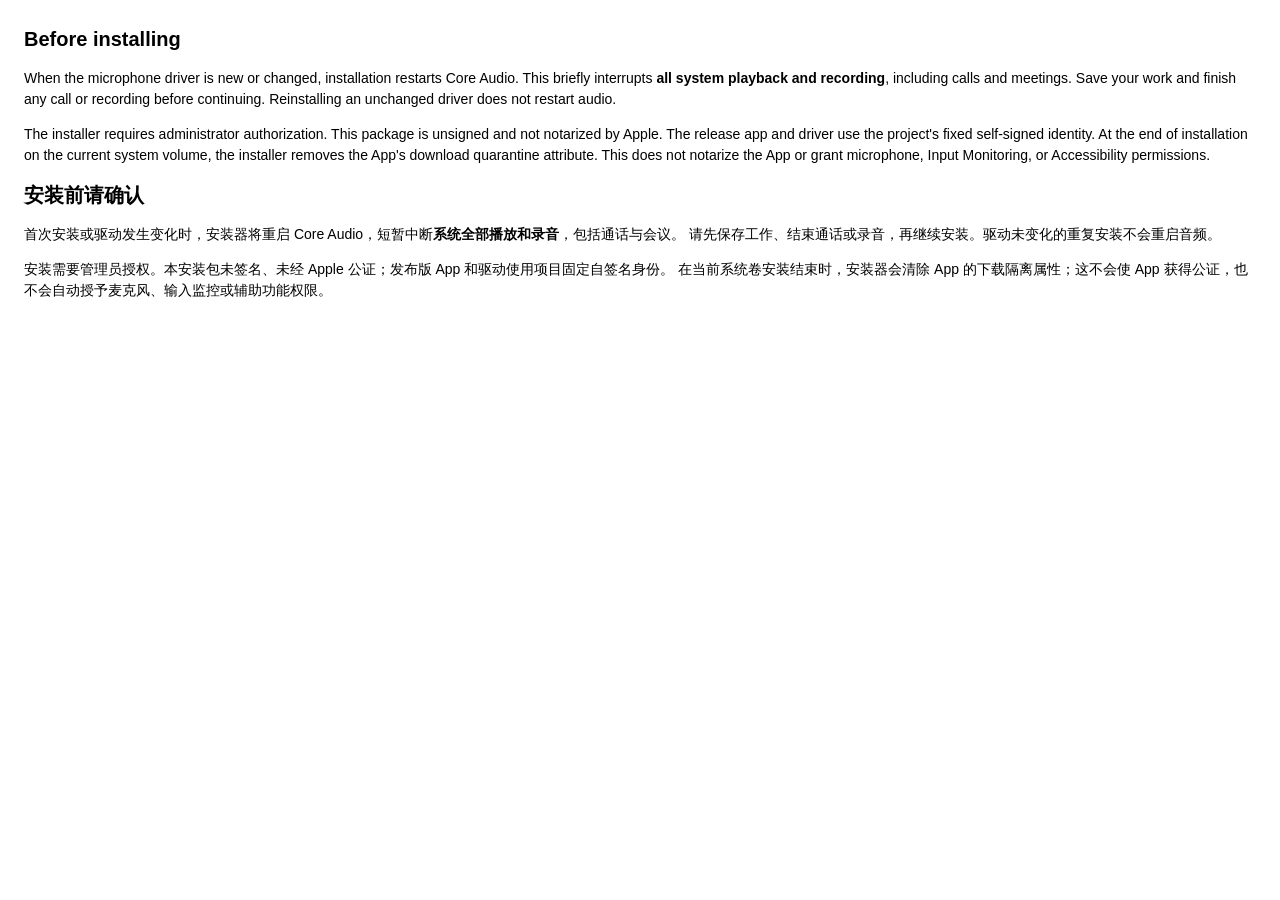
<file: scripts/installer-resources/ReadMe.html>
<!doctype html>
<html lang="en"><head><meta charset="utf-8"><title>Remote Buddy installation</title>
<style>body { font: 14px -apple-system, sans-serif; margin: 24px; line-height: 1.5; } h1 { font-size: 20px; }</style></head><body>
<h1>Before installing</h1>
<p>When the microphone driver is new or changed, installation restarts Core Audio.
This briefly interrupts <strong>all system playback and recording</strong>, including calls and meetings.
Save your work and finish any call or recording before continuing. Reinstalling an unchanged driver does not restart audio.</p>
<p>The installer requires administrator authorization. This package is unsigned and not notarized by Apple.
The release app and driver use the project's fixed self-signed identity.
At the end of installation on the current system volume, the installer removes the App's download quarantine attribute.
This does not notarize the App or grant microphone, Input Monitoring, or Accessibility permissions.</p>
<h1 lang="zh-Hans">安装前请确认</h1>
<div lang="zh-Hans"><p>首次安装或驱动发生变化时，安装器将重启 Core Audio，短暂中断<strong>系统全部播放和录音</strong>，包括通话与会议。
请先保存工作、结束通话或录音，再继续安装。驱动未变化的重复安装不会重启音频。</p>
<p>安装需要管理员授权。本安装包未签名、未经 Apple 公证；发布版 App 和驱动使用项目固定自签名身份。
在当前系统卷安装结束时，安装器会清除 App 的下载隔离属性；这不会使 App 获得公证，也不会自动授予麦克风、输入监控或辅助功能权限。</p></div>
</body></html>
</file>
<file: pages/style.css>
:root{--ink:#203a68;--mint:#43d9c8;--paper:#f5f7f8;--muted:#657084;--line:#dbe1e8}*{box-sizing:border-box}html{scroll-behavior:smooth;scroll-padding-top:28px}body{margin:0;background:var(--paper);color:var(--ink);font-family:-apple-system,BlinkMacSystemFont,"Segoe UI","PingFang SC",sans-serif;line-height:1.7}a{color:inherit;text-decoration:none}a:hover{text-decoration:underline}a:focus-visible,button:focus-visible{outline:3px solid #0d9488;outline-offset:6px}.wrap{max-width:1160px;margin:auto;padding-left:32px;padding-right:32px}.nav{display:flex;justify-content:space-between;align-items:center;padding-top:26px;padding-bottom:26px}.brand{display:flex;align-items:center;gap:12px;font-weight:750;line-height:1.3}.brand img{border-radius:10px}.brand small{display:block;color:var(--muted);font-size:11px;letter-spacing:2px;margin-top:3px}.nav nav{display:flex;gap:28px;font-size:14px}.hero{display:grid;grid-template-columns:1fr 1fr;gap:44px;align-items:center;padding-top:70px;padding-bottom:90px}.eyebrow{font-size:12px;font-weight:750;letter-spacing:3px;margin:0 0 22px;color:#387e79}h1{font-size:clamp(46px,5vw,67px);letter-spacing:-3px;line-height:1.18;margin:0 0 30px}h2,h3,p{margin-top:0}.lead{font-size:19px;color:var(--muted)}.actions{display:flex;align-items:center;gap:24px;margin:34px 0 16px}.button{display:inline-flex;align-items:center;gap:28px;padding:13px 21px;border-radius:10px;font-size:14px;font-weight:650}.primary{background:var(--ink);color:white;box-shadow:0 6px 16px #203a6815}.primary:hover{background:#345582;text-decoration:none}
.secondary{background:#fff;color:var(--ink);border:1px solid var(--line);box-shadow:0 4px 12px #203a680a}.secondary:hover{border-color:#9eb0c4;background:#fbfcfd;text-decoration:none}
.downloads-wrap{padding-top:36px;padding-bottom:76px}.downloads-head{margin-bottom:28px}.downloads-head .section-title{margin-bottom:10px}.head-jump{margin:12px 0 0}.downloads-tag{display:inline-block;background:#e6f6f2;color:#286b65;font-size:12px;font-weight:700;padding:3px 10px;border-radius:999px;margin-bottom:12px}.downloads-grid{display:grid;grid-template-columns:repeat(2,minmax(0,1fr));gap:20px;margin-bottom:24px}.download-card{background:#fff;border:1px solid var(--line);border-radius:16px;padding:24px;display:flex;flex-direction:column;gap:12px;box-shadow:0 8px 24px rgba(32,58,104,0.05)}.download-card-body{display:flex;flex-direction:column;gap:10px;min-width:0}.download-card.is-recommended{border-color:#0d9488;box-shadow:0 12px 30px rgba(13,148,136,0.1)}.download-card h2{font-size:20px;margin:0}.download-card p{font-size:14px;color:var(--muted);margin:0}.download-meta{font-size:12px;color:var(--muted);display:flex;gap:12px;flex-wrap:wrap}.download-actions{margin-top:auto;padding-top:8px;display:flex;gap:12px;flex-wrap:wrap}.download-badge{display:inline-flex;align-items:center;font-size:11px;font-weight:700;color:#286b65;background:#e7f3f3;padding:2px 8px;border-radius:6px;margin-left:8px;vertical-align:middle}.download-note{background:#fff;border:1px solid var(--line);border-left:4px solid #0d9488;border-radius:12px;padding:18px 22px;font-size:13.5px;color:var(--muted)}@media(max-width:760px){.downloads-grid{grid-template-columns:1fr}}.text-link{font-size:14px;font-weight:650}.small,.demo-note{font-size:12px;color:var(--muted)}.hero-art{position:relative;height:370px;background:#e5eeef;border-radius:45% 45% 30% 38%;isolation:isolate}.art-label{position:absolute;top:0;right:14px;font-size:11px;letter-spacing:3px;color:#487d79}.remote{position:absolute;left:17px;top:33px;width:100px;height:292px;border-radius:38px;background:#203a68;box-shadow:12px 15px 0 #203a6815;transform:rotate(-9deg);display:flex;align-items:center;flex-direction:column;padding-top:18px;z-index:2}.power{width:9px;height:9px;border-radius:50%;border:2px solid #fff9;margin-bottom:20px}.remote button{width:45px;height:45px;border:0;border-radius:50%;font-size:21px;background:var(--mint);cursor:pointer;touch-action:none;user-select:none}.remote button:active{transform:scale(.93)}.dpad{display:grid;place-items:center;width:70px;height:70px;background:#ffffff12;border:1px solid #ffffff30;border-radius:50%;margin-top:22px;color:#fff9;font-size:35px}.remote-small{display:flex;gap:10px;margin-top:24px}.remote-small i{width:10px;height:10px;border-radius:50%;background:#ffffff60}.editor{position:absolute;left:148px;right:-10px;top:85px;background:white;border:1px solid #d2dee5;border-radius:14px;box-shadow:0 20px 40px #203a6815;transform:rotate(3deg)}.editor-top{display:flex;gap:5px;align-items:center;padding:12px;border-bottom:1px solid #e7ecf0}.editor-top i{width:6px;height:6px;border-radius:50%;background:#bdc8d5}.editor-top span{margin-left:auto;font-size:10px;color:var(--muted)}.editor-body{padding:24px 20px}.editor-body p{font-size:24px;line-height:1.6;font-weight:600;margin:0 0 25px}.cursor{float:left;height:23px;width:3px;background:var(--mint);margin:7px 10px 0 0}.editor-status{font-size:11px;color:#427a74;display:inline-block;background:#e6f6f2;border-radius:20px;padding:4px 12px}.signal{position:absolute;left:105px;top:133px;display:flex;gap:4px;align-items:center;z-index:3}.signal i{width:3px;height:10px;background:var(--mint);border-radius:3px}.signal i:nth-child(2n){height:24px}.signal i:nth-child(3){height:35px}.demo-note{position:absolute;bottom:-22px;width:100%;text-align:center}.is-listening .signal i{animation:pulse .6s ease-in-out infinite alternate}.is-listening .editor-status{background:#fff1d5;color:#7f5d27}.features{display:grid;grid-template-columns:repeat(3,1fr);gap:44px;border-top:1px solid var(--line);padding-top:32px;padding-bottom:66px}.features span{font-size:11px;color:var(--muted)}.features h2{font-size:19px;margin:10px 0}.features p{font-size:14px;color:var(--muted);margin:0}.section{padding-top:80px;padding-bottom:80px}.section-title{font-size:36px;line-height:1.4;letter-spacing:-1px;margin-bottom:38px}.how{background:var(--ink);color:#fff}.how .eyebrow{color:var(--mint)}.flow{display:flex;align-items:center;gap:28px}.flow>div{flex:1;border-top:1px solid #ffffff35;padding-top:22px}.flow span{color:var(--mint);font-size:20px}.flow h3{font-size:18px;margin:10px 0}.flow p{font-size:13px;color:#bccbdf}.flow b{font-size:22px;color:var(--mint)}.explanation{max-width:810px;color:#c1cee0;font-size:14px;margin:30px 0 0}.start{display:grid;grid-template-columns:1fr 1.2fr;gap:60px}.start p{color:var(--muted);font-size:14px}.steps{list-style:none;margin:0;padding:0}.steps li{display:flex;gap:22px;border-bottom:1px solid var(--line);padding:19px 0}.steps li:first-child{padding-top:0}.steps>li>span{font-size:12px;color:#378d82;padding-top:4px}.steps h3{font-size:18px;margin-bottom:6px}.steps p{margin:0}.compatibility{background:#eaf0f1}.compat-grid{display:grid;grid-template-columns:1fr 1.3fr;gap:70px}.compat-grid h3{font-size:14px;color:#387e79;border-bottom:1px solid #cfdcde;padding-bottom:14px}.compat-grid p{font-size:14px}.compat-grid .device-title{font-size:22px;font-weight:700}.muted{color:var(--muted)}.tools{display:flex;gap:8px;flex-wrap:wrap;margin-bottom:22px}.tools span{font-size:13px;border:1px solid #cad8dc;border-radius:7px;background:#ffffff80;padding:6px 12px}.privacy{display:flex;gap:30px;align-items:flex-start;border-top:1px solid var(--line)}.privacy img{border-radius:24px;flex-shrink:0}.privacy-body{flex:1;min-width:0}.privacy h2{font-size:25px;margin-bottom:16px}.privacy p{font-size:14px;max-width:860px;color:var(--muted)}.privacy .eyebrow{font-size:11px;margin-bottom:10px}.privacy-cards{display:grid;grid-template-columns:repeat(2,minmax(0,1fr));gap:16px;margin:16px 0 18px}.privacy-card{background:#fff;border:1px solid var(--line);border-radius:14px;padding:18px 20px}.privacy-card.is-buddy{border-left:4px solid #0d9488;background:#f9fcfb}.privacy-card h3{font-size:15px;margin:0 0 10px;color:var(--ink)}.privacy-card ul{margin:0;padding-left:18px;font-size:13.5px;color:var(--muted);display:flex;flex-direction:column;gap:6px}.privacy-card li strong{color:var(--ink)}.privacy-card p{margin:0;font-size:13.5px;line-height:1.65}.privacy .small{font-size:12.5px;line-height:1.65;color:var(--muted);margin:0}@media(max-width:760px){.privacy-cards{grid-template-columns:1fr}}.wrap footer,footer.wrap{border-top:1px solid var(--line);padding-top:32px;padding-bottom:32px;display:flex;flex-wrap:wrap;justify-content:space-between;gap:16px}footer p{font-size:12px;color:var(--muted);margin:5px 0}.footer-links{display:flex;gap:24px;font-size:13px}.disclaimer{width:100%;font-size:11px}@keyframes pulse{to{transform:scaleY(.45)}}@media(max-width:900px){.hero{gap:24px}.hero-art{transform:scale(.9);transform-origin:center}.actions{gap:14px;flex-wrap:wrap}.compat-grid{gap:36px}.nav nav{gap:16px}}@media(max-width:860px){.nav nav a[href="#how"],.nav nav a[href="#troubleshooting"],.nav nav a[href^="https://github.com"]{display:none}}@media(max-width:700px){.wrap{padding-left:22px;padding-right:22px}.nav{align-items:center}.brand{font-size:13px}.nav nav{gap:14px;font-size:12px}.hero{grid-template-columns:1fr;padding-top:34px;gap:30px;padding-bottom:60px}.hero-art{max-width:460px;width:100%;margin:0 auto;transform:none}.editor{right:0;left:145px}.editor-body p{font-size:20px}.features{grid-template-columns:1fr;gap:25px;padding-bottom:45px}.features>div{position:relative;padding-left:34px}.features span{position:absolute;left:0;top:10px}.section{padding-top:55px;padding-bottom:55px}.section-title{font-size:30px}.start,.compat-grid{grid-template-columns:1fr;gap:32px}.flow{flex-direction:column;align-items:stretch;gap:10px}.flow b{transform:rotate(90deg);align-self:center}.flow>div{padding-top:15px}.flow h3{margin:5px 0}.privacy{gap:18px}.privacy img{width:56px;height:56px;border-radius:15px}.privacy h2{font-size:20px}.footer-links{gap:16px;flex-wrap:wrap}.hero-art .demo-note{font-size:10px}}@media(prefers-reduced-motion:reduce){html{scroll-behavior:auto}.is-listening .signal i{animation:none}}
.language-switch{display:inline-flex;align-items:center;gap:10px;font-size:12px;white-space:nowrap;border-left:1px solid var(--line);padding-left:16px}.language-switch b{font-weight:750}.language-switch a{color:var(--muted)}html[lang=en] h1{letter-spacing:-2px}html[lang=en] .hero .lead{font-size:17px}html[lang=en] .compat-grid h3{text-transform:uppercase;letter-spacing:.8px}html[lang=en] .editor-body p{font-size:20px}html[lang=en] .demo-note{font-size:10px}@media(max-width:560px){.nav{flex-wrap:wrap;gap:10px 16px}.nav nav{flex-wrap:wrap;gap:10px 14px;align-items:center}.nav nav a[href="#interface"]{display:none}.language-switch{padding-left:12px}.hero-art .editor{left:130px}.hero-art .editor-body{padding:20px 14px}html[lang=en] .editor-body p{font-size:16px}}

/* Native video controls; no autoplay or third-party player. */
.actions{flex-wrap:wrap}.demo-heading{display:flex;justify-content:space-between;gap:32px;align-items:flex-end;margin-bottom:28px}.demo-heading .section-title{margin-bottom:14px}.demo-heading p{color:var(--muted);max-width:760px}.demo-heading .eyebrow{color:#387e79}.demo-language{font-size:12px;flex-shrink:0}.demo-video{display:block;width:100%;height:auto;aspect-ratio:16/9;background:#fff9ef;border:1px solid var(--line);border-radius:18px;box-shadow:0 18px 45px #203a6810}.demo-video:focus-visible{outline:3px solid #0d9488;outline-offset:5px}.demo-links{display:flex;justify-content:space-between;gap:20px;align-items:center;margin-top:16px;font-size:12px;color:var(--muted)}.demo-links a{color:var(--ink);white-space:nowrap}@media(max-width:900px){.nav nav{gap:14px}.demo-heading{display:block}.demo-language{margin-bottom:0}}@media(max-width:700px){.demo-links{align-items:flex-start}.demo-video{border-radius:12px}}

.troubleshooting{padding-bottom:56px}.troubleshooting .section-title{margin-bottom:24px}.troubleshooting-card{background:#fff;border:1px solid var(--line);border-left:4px solid #0d9488;border-radius:14px;padding:18px 24px}.troubleshooting-card+.troubleshooting-card{margin-top:14px}.troubleshooting-card summary{list-style:none;cursor:pointer;display:flex;align-items:center;justify-content:space-between;gap:16px;font-size:18px;font-weight:700;margin:0;line-height:1.45}.troubleshooting-card summary::-webkit-details-marker{display:none}.troubleshooting-card summary::after{content:"+";flex-shrink:0;width:28px;height:28px;border-radius:999px;background:#e6f6f2;color:#286b65;font-size:18px;font-weight:700;display:inline-flex;align-items:center;justify-content:center;line-height:1}.troubleshooting-card[open] summary::after{content:"−"}.troubleshooting-question{font-size:18px;font-weight:700;margin:0;line-height:1.45}.troubleshooting-body{margin-top:14px;padding-top:14px;border-top:1px solid var(--line)}.troubleshooting-card p,.troubleshooting-card li{font-size:14px;color:var(--muted)}.troubleshooting-card ol{padding-left:22px}.troubleshooting-card li{margin-bottom:10px}.troubleshooting-card strong{color:var(--ink)}@media(max-width:700px){.troubleshooting{padding-bottom:44px}.troubleshooting-card{padding:16px 18px}.troubleshooting-card summary,.troubleshooting-question{font-size:16px}}
.companion-box{margin-top:18px;background:#f7fcfb;border:1px solid #bfe3dc;border-left:4px solid #0d9488;border-radius:12px;padding:16px 20px;box-shadow:0 6px 18px rgba(32,58,104,.05)}.companion-head{display:flex;align-items:center;gap:10px;flex-wrap:wrap;margin-bottom:8px}.companion-badge{display:inline-block;background:#e6f6f2;color:#286b65;font-size:11px;font-weight:700;padding:2px 9px;border-radius:999px}.companion-name{font-size:15px;font-weight:750;color:var(--ink)}.companion-box p{margin:0 0 10px;font-size:13.5px;color:var(--muted);line-height:1.65}.companion-box .text-link{color:#0f766e}
.devices-table-wrap{background:#fff;border:1px solid var(--line);border-radius:16px;overflow-x:auto;box-shadow:0 8px 24px rgba(32,58,104,.05);margin-bottom:24px}.devices-table{width:100%;border-collapse:collapse;font-size:14px;min-width:680px}.devices-table th,.devices-table td{padding:14px 18px;text-align:left;border-bottom:1px solid var(--line);vertical-align:top}.devices-table th{background:#f7fafb;font-size:12px;letter-spacing:.4px;color:#387e79;font-weight:750}.devices-table tr:last-child td{border-bottom:0}.devices-grid{display:grid;grid-template-columns:repeat(2,minmax(0,1fr));gap:20px;margin-top:24px}.device-card{background:#fff;border:1px solid var(--line);border-radius:16px;padding:24px;display:flex;flex-direction:column;gap:12px;box-shadow:0 8px 24px rgba(32,58,104,.05)}.device-card-body{display:flex;flex-direction:column;gap:12px;flex:1;min-width:0}.device-card-head{display:flex;justify-content:space-between;align-items:flex-start;gap:12px;flex-wrap:wrap}.device-card h2,.device-card h3{font-size:19px;margin:0;line-height:1.35}.device-model-code{display:inline-block;margin-top:4px;font-size:12px;color:var(--muted);font-family:ui-monospace,SFMono-Regular,Menlo,monospace}.device-status{display:inline-flex;align-items:center;font-size:11.5px;font-weight:700;padding:3px 10px;border-radius:999px;white-space:nowrap}.device-status.is-supported{background:#e6f6f2;color:#286b65}.device-status.is-partial{background:#fff4db;color:#8a5a14}.device-status.is-planned{background:#eef2f6;color:#546175}.device-specs{margin:0;padding-left:18px;font-size:13.5px;color:var(--muted);display:flex;flex-direction:column;gap:7px}.device-specs strong{color:var(--ink)}.device-card .download-actions{margin-top:auto;padding-top:8px}.device-media{background:#f7fafb;border:1px solid var(--line);border-radius:12px;padding:12px;display:flex;align-items:center;justify-content:center;min-height:180px;overflow:hidden}.device-media img{display:block;max-width:100%;max-height:220px;width:auto;height:auto;border-radius:8px;object-fit:contain}.compare-section{margin-top:44px}.compare-section h2{font-size:26px;margin:0 0 10px}.compare-section .lead-sub{margin-bottom:22px}.compare-photos{display:grid;grid-template-columns:repeat(2,minmax(0,1fr));gap:18px;margin-bottom:24px}.compare-photo-card{background:#fff;border:1px solid var(--line);border-radius:14px;padding:14px;box-shadow:0 6px 18px rgba(32,58,104,.04)}.compare-photo-card img{display:block;width:100%;height:auto;border-radius:10px;margin-bottom:10px}.compare-photo-card p{margin:0;font-size:13px;color:var(--muted)}.compare-feature-card{background:#fff;border:1px solid var(--line);border-radius:16px;padding:20px 24px;margin-bottom:24px;box-shadow:0 6px 18px rgba(32,58,104,.04);display:grid;grid-template-columns:minmax(220px,320px) 1fr;gap:24px;align-items:center}.compare-feature-card img{display:block;width:100%;max-width:300px;height:auto;margin:0 auto;border-radius:10px}.compare-feature-card h3{font-size:18px;margin:0 0 8px;color:var(--ink)}.compare-feature-card p{margin:0;font-size:14px;color:var(--muted);line-height:1.65}@media(min-width:761px){.device-card.is-wide,.download-card.is-wide{grid-column:1 / -1}.device-card.is-wide{display:grid;grid-template-columns:240px 1fr;gap:24px;align-items:center}.device-card.is-wide .device-media{height:100%;min-height:220px}.download-card.is-wide{display:flex;flex-direction:row;align-items:center;justify-content:space-between;gap:24px}.download-card.is-wide .download-actions{margin-top:0;padding-top:0;flex-shrink:0}}@media(max-width:760px){.devices-grid,.compare-photos,.compare-feature-card{grid-template-columns:1fr}.compare-feature-card{padding:18px}}

/* Cathedral 3D Stage Gallery & Interface Showcase */
.interface-section{padding-top:52px;padding-bottom:58px}.interface-heading{display:flex;justify-content:space-between;align-items:flex-end;gap:22px;flex-wrap:wrap;margin-bottom:20px}.interface-heading .section-title{margin-bottom:10px}.lead-sub{font-size:15.5px;color:var(--muted);max-width:760px;margin:0}.gallery-category-switch{display:inline-flex;background:#e9edf2;padding:3px;border-radius:11px;gap:3px;border:1px solid var(--line)}.category-btn{border:0;background:transparent;color:var(--muted);font-size:13px;font-weight:650;padding:7px 16px;border-radius:8px;cursor:pointer;font-family:inherit;transition:all .18s ease}.category-btn:hover{color:var(--ink)}.category-btn.is-active{background:#ffffff;color:var(--ink);box-shadow:0 3px 10px rgba(32,58,104,0.12)}.category-btn:focus-visible{outline:3px solid #0d9488;outline-offset:2px}.cathedral-gallery{display:flex;flex-direction:column;gap:16px;position:relative}.gallery-stage-container{position:relative;perspective:1300px;perspective-origin:50% 50%;display:flex;align-items:center;justify-content:center;padding:10px 0 20px;overflow:hidden}.gallery-stage{position:relative;width:100%;height:480px;display:flex;align-items:center;justify-content:center;transform-style:preserve-3d}.stage-slide{position:absolute;width:min(690px,78%);border-radius:15px;background:#ffffff;border:1px solid var(--line);box-shadow:0 14px 35px rgba(32,58,104,0.13);cursor:pointer;transform-style:preserve-3d;user-select:none;transition:transform .5s cubic-bezier(0.2,0.9,0.3,1),opacity .5s ease,filter .5s ease,box-shadow .5s ease;overflow:hidden}.stage-slide:focus-visible{outline:4px solid #0d9488;outline-offset:4px}.stage-slide img{width:100%;height:auto;display:block;aspect-ratio:1020/772;background:#f5f7f8;pointer-events:none}.stage-slide .window-top{display:flex;align-items:center;padding:9px 15px;background:#fbfcfd;border-bottom:1px solid var(--line);gap:11px}.stage-slide .window-dots{display:flex;gap:5px;align-items:center}.stage-slide .window-dots i{width:9px;height:9px;border-radius:50%;display:inline-block}.stage-slide .window-dots i:nth-child(1){background:#ff5f57}.stage-slide .window-dots i:nth-child(2){background:#febc2e}.stage-slide .window-dots i:nth-child(3){background:#28c840}.stage-slide .window-title{font-size:11.5px;color:var(--muted);font-weight:550;margin-left:auto;margin-right:auto;padding-right:44px;white-space:nowrap;overflow:hidden;text-overflow:ellipsis}.stage-slide.slide-active{transform:translate3d(0,0,0) scale(1);z-index:10;opacity:1;filter:none;box-shadow:0 22px 55px rgba(32,58,104,0.2),0 0 0 1px rgba(219,225,232,0.8)}.stage-slide.slide-prev{transform:translate3d(-46%,0,-95px) rotateY(23deg) scale(0.85);z-index:5;opacity:0.64;filter:brightness(0.92);box-shadow:0 12px 30px rgba(32,58,104,0.11)}.stage-slide.slide-prev:hover{opacity:0.86;filter:brightness(0.98)}.stage-slide.slide-next{transform:translate3d(46%,0,-95px) rotateY(-23deg) scale(0.85);z-index:5;opacity:0.64;filter:brightness(0.92);box-shadow:0 12px 30px rgba(32,58,104,0.11)}.stage-slide.slide-next:hover{opacity:0.86;filter:brightness(0.98)}.stage-slide.slide-hidden-left{transform:translate3d(-85%,0,-230px) rotateY(36deg) scale(0.7);z-index:1;opacity:0;pointer-events:none}.stage-slide.slide-hidden-right{transform:translate3d(85%,0,-230px) rotateY(-36deg) scale(0.7);z-index:1;opacity:0;pointer-events:none}.stage-nav{position:absolute;top:50%;transform:translateY(-50%);width:42px;height:42px;border-radius:50%;background:rgba(255,255,255,0.92);backdrop-filter:blur(8px);border:1px solid var(--line);color:var(--ink);font-size:24px;line-height:1;display:flex;align-items:center;justify-content:center;cursor:pointer;z-index:20;box-shadow:0 5px 18px rgba(32,58,104,0.13);transition:all .2s ease;user-select:none}.stage-nav:hover{background:var(--ink);color:#ffffff;transform:translateY(-50%) scale(1.08)}.stage-nav:focus-visible{outline:3px solid #0d9488}.stage-prev{left:10px}.stage-next{right:10px}.gallery-indicators{display:flex;justify-content:center;flex-wrap:wrap;gap:7px;padding:0 8px}.gallery-indicator-btn{background:#ffffff;border:1px solid var(--line);border-radius:18px;padding:5px 13px;font-size:11.8px;font-weight:600;color:var(--muted);cursor:pointer;font-family:inherit;transition:all .18s ease;display:inline-flex;align-items:center;gap:5px}.gallery-indicator-btn:hover{border-color:#b4c2ce;color:var(--ink);background:#fcfdfe}.gallery-indicator-btn.is-active{background:var(--ink);border-color:var(--ink);color:#ffffff;box-shadow:0 3px 9px rgba(32,58,104,0.17)}.gallery-indicator-btn:focus-visible{outline:3px solid #0d9488;outline-offset:2px}.indicator-step{font-size:10px;opacity:0.75;font-weight:700}.gallery-caption-card{background:#ffffff;border:1px solid var(--line);border-radius:13px;padding:16px 24px;box-shadow:0 5px 18px rgba(32,58,104,0.05);display:flex;flex-direction:column;gap:7px;position:relative}.caption-header{display:flex;align-items:center;gap:11px;flex-wrap:wrap}.caption-badge{background:#e7f3f3;color:#286b65;font-size:11px;font-weight:700;padding:2.5px 9px;border-radius:5px;letter-spacing:0.5px}.caption-title{font-size:17px;margin:0;color:var(--ink);font-weight:700}.caption-desc{margin:0;font-size:13.8px;color:var(--muted);line-height:1.58}.caption-hint{margin:2px 0 0;font-size:11.8px;color:#78869b;display:flex;align-items:center;gap:6px}.gallery-lightbox{border:none;border-radius:18px;padding:0;max-width:min(1120px,94vw);max-height:92vh;background:transparent;box-shadow:0 30px 90px rgba(0,0,0,0.5);overflow:hidden}.gallery-lightbox::backdrop{background:rgba(18,28,45,0.75);backdrop-filter:blur(10px)}body:has(.gallery-lightbox[open]){overflow:clip}#lightbox-img{display:block;max-width:100%;width:auto;height:auto;max-height:calc(90dvh - 54px);margin:0 auto;object-fit:contain}.lightbox-content{background:#ffffff;border-radius:18px;overflow:hidden;display:flex;flex-direction:column}.lightbox-top{display:flex;align-items:center;justify-content:space-between;padding:12px 18px;background:#fbfcfd;border-bottom:1px solid var(--line)}.lightbox-title{font-size:13px;font-weight:650;color:var(--ink)}.lightbox-close{border:none;background:#e9edf2;color:var(--ink);width:28px;height:28px;border-radius:50%;display:flex;align-items:center;justify-content:center;cursor:pointer;font-size:14px;font-weight:700;transition:all .15s ease}.lightbox-close:hover{background:var(--ink);color:#ffffff}@media(max-width:1000px){.gallery-stage{height:400px}.stage-slide{width:min(580px,82%)}.stage-slide.slide-prev{transform:translate3d(-42%,0,-80px) rotateY(19deg) scale(0.85)}.stage-slide.slide-next{transform:translate3d(42%,0,-80px) rotateY(-19deg) scale(0.85)}}@media(max-width:760px){.gallery-stage{height:320px}.gallery-stage-container{perspective:750px;padding:4px 0 14px}.stage-slide{width:min(440px,88%);border-radius:12px}.stage-slide.slide-prev{transform:translate3d(-35%,0,-60px) rotateY(14deg) scale(0.88);opacity:0.45}.stage-slide.slide-next{transform:translate3d(35%,0,-60px) rotateY(-14deg) scale(0.88);opacity:0.45}.stage-nav{width:36px;height:36px;font-size:20px}.stage-prev{left:4px}.stage-next{right:4px}.caption-title{font-size:15px}.caption-desc{font-size:12.8px}.gallery-caption-card{padding:13px 18px}.stage-slide .window-title{display:none}}@media(max-width:480px){.gallery-stage{height:235px}.stage-slide{width:92%}.stage-slide.slide-prev{display:none}.stage-slide.slide-next{display:none}.gallery-indicators{gap:4px}.gallery-indicator-btn{font-size:10.8px;padding:4px 8px}}@media(prefers-reduced-motion:reduce){.stage-slide{transition:opacity .2s ease;transform:none !important}.stage-slide:not(.slide-active){display:none}}



/* Three currently usable remote options, with a full-width size comparison. */
.remote-size-figure{margin:24px 0;background:#fff;border:1px solid var(--line);border-radius:16px;padding:18px;overflow:hidden}.remote-size-figure a{display:block}.remote-size-figure img{display:block;width:100%;height:auto;border-radius:8px}.remote-size-figure figcaption{font-size:13px;line-height:1.7;color:var(--muted)}.remote-size-figure figcaption{margin-top:14px}@media(max-width:760px){.remote-size-figure{padding:8px}.remote-size-figure figcaption{padding:0 6px 6px}}

/* Device section links stay visible and wrap on smaller screens. */
.device-nav{gap:24px}.device-nav nav{justify-content:flex-end;align-items:center;flex-wrap:wrap}.device-nav nav>a{white-space:nowrap}@media(max-width:1000px){.device-nav{flex-wrap:wrap}.device-nav nav{margin-left:auto}}@media(max-width:560px){.device-nav nav{width:100%;margin-left:0;justify-content:flex-start}}

/* Appearance and buying guidance for the three supported remote options. */
.comparison-subtitle{margin:32px 0 20px;font-size:22px}.buying-grid{display:grid;grid-template-columns:repeat(3,minmax(0,1fr));gap:20px}.buying-card{padding:24px;background:#fff;border:1px solid var(--line);border-radius:16px}.buying-card.is-recommended{border-color:#0d9488;background:#f6fcfa}.buying-card .eyebrow{margin-bottom:12px}.buying-card h3{font-size:19px;line-height:1.5}.buying-card p:not(.eyebrow){font-size:14px;color:var(--muted)}.buying-card p:last-child{margin-bottom:0}@media(max-width:900px){.buying-grid{grid-template-columns:1fr}}

.buying-photos .compare-photo-card img{height:auto;max-height:none;aspect-ratio:3/4;object-fit:contain}

#supported-devices .downloads-head .lead-sub{max-width:none}
</file>
